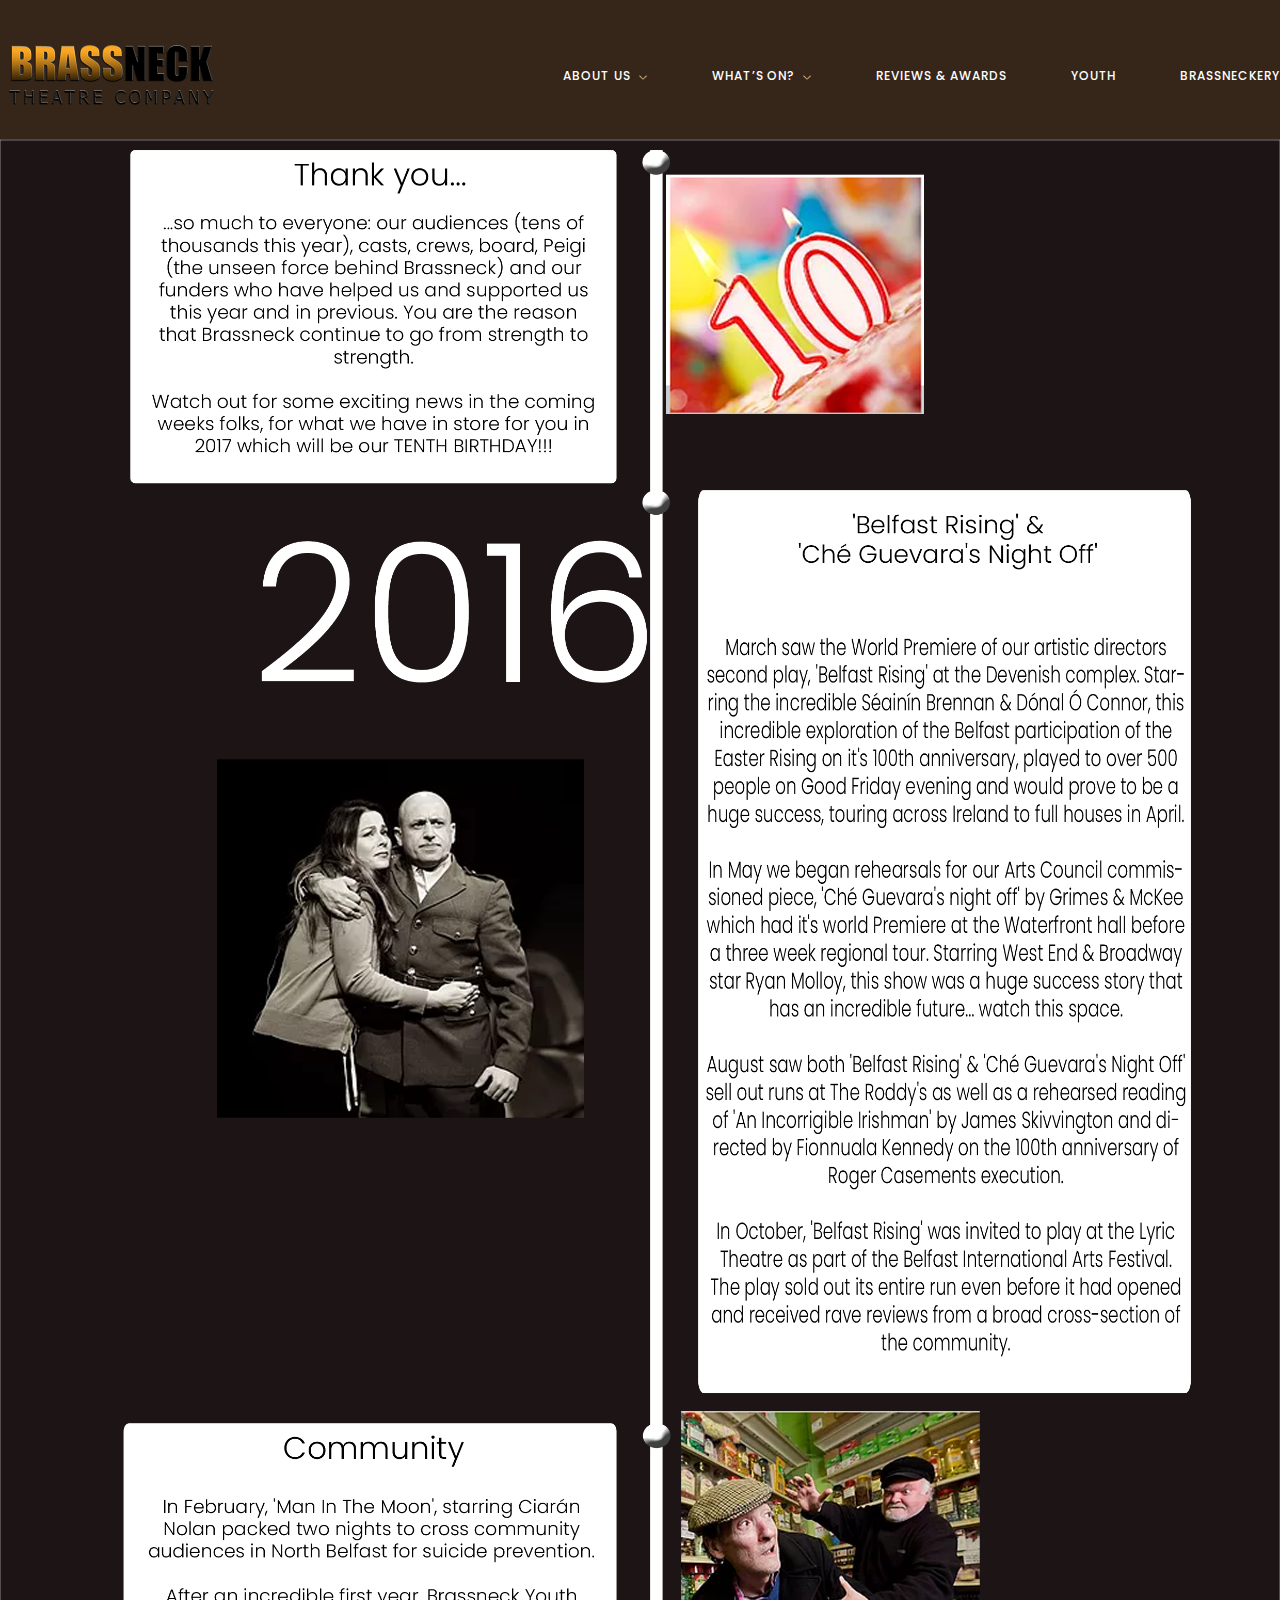
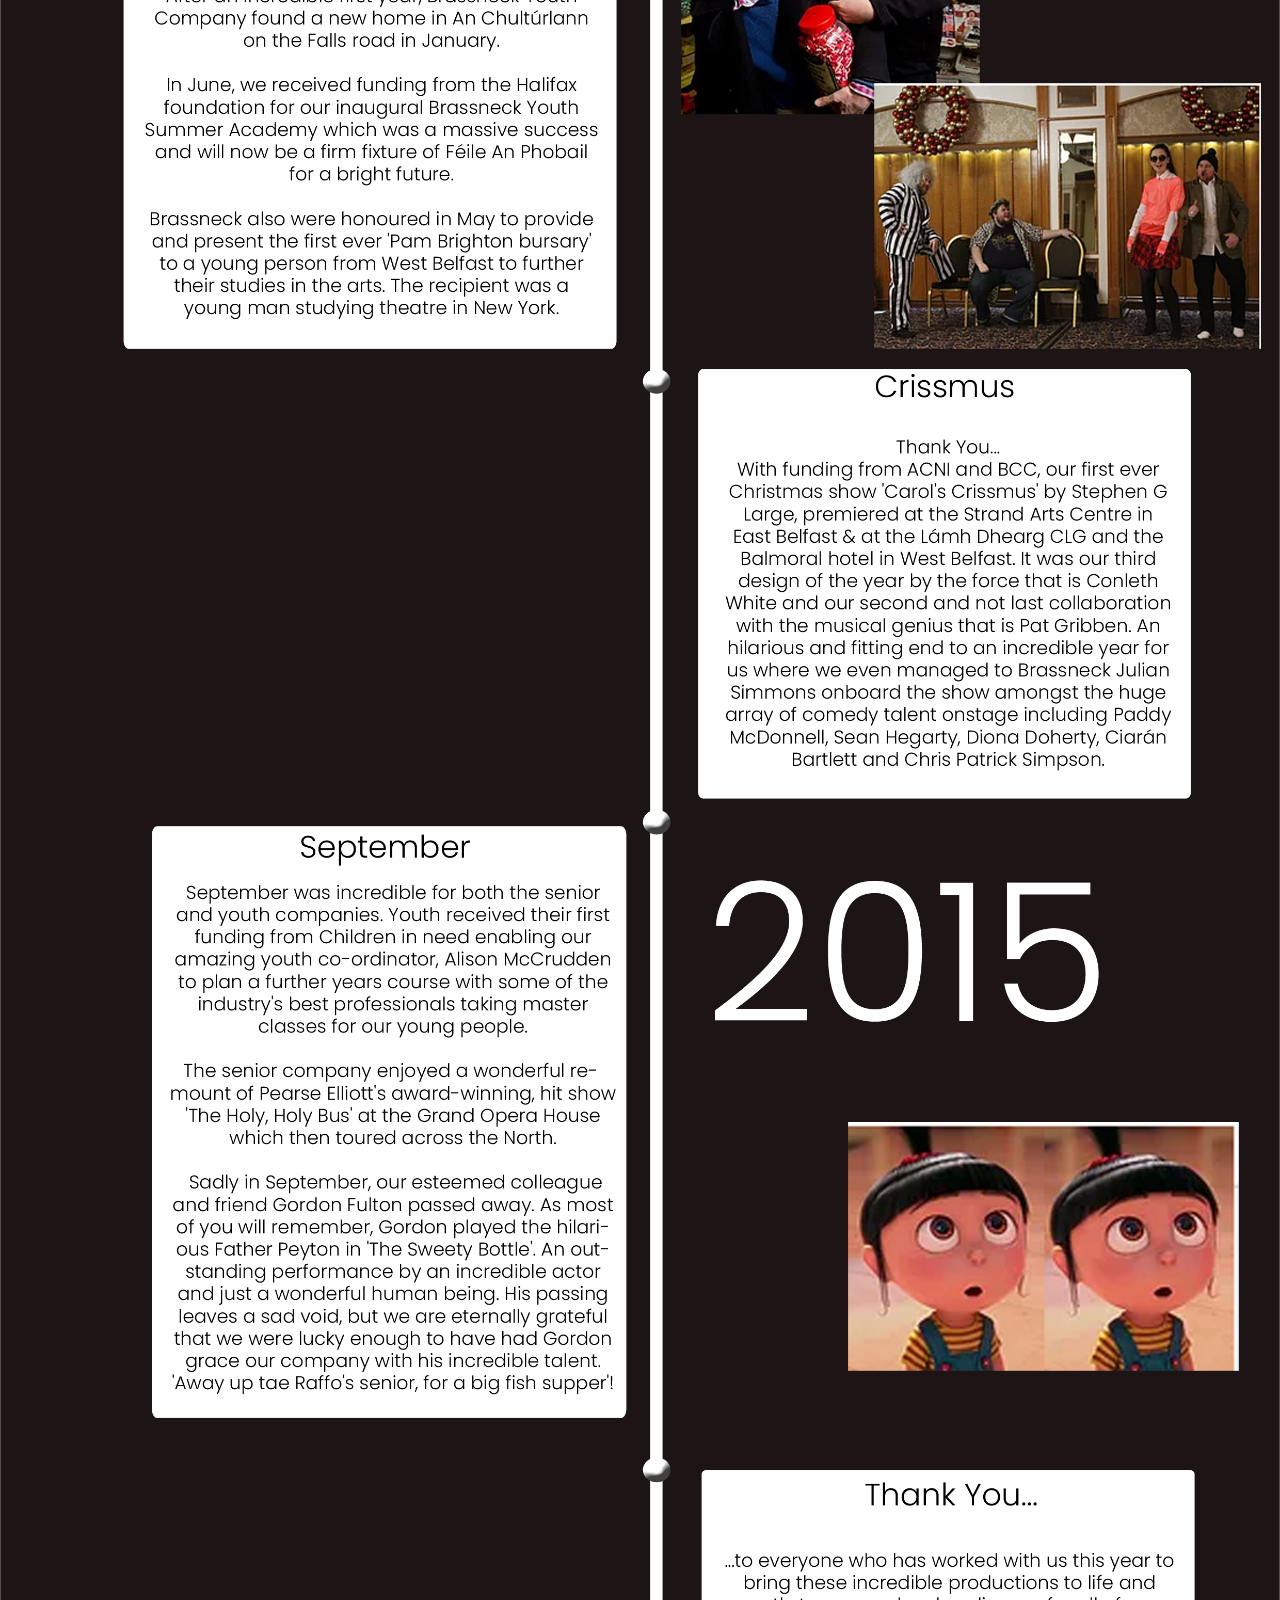
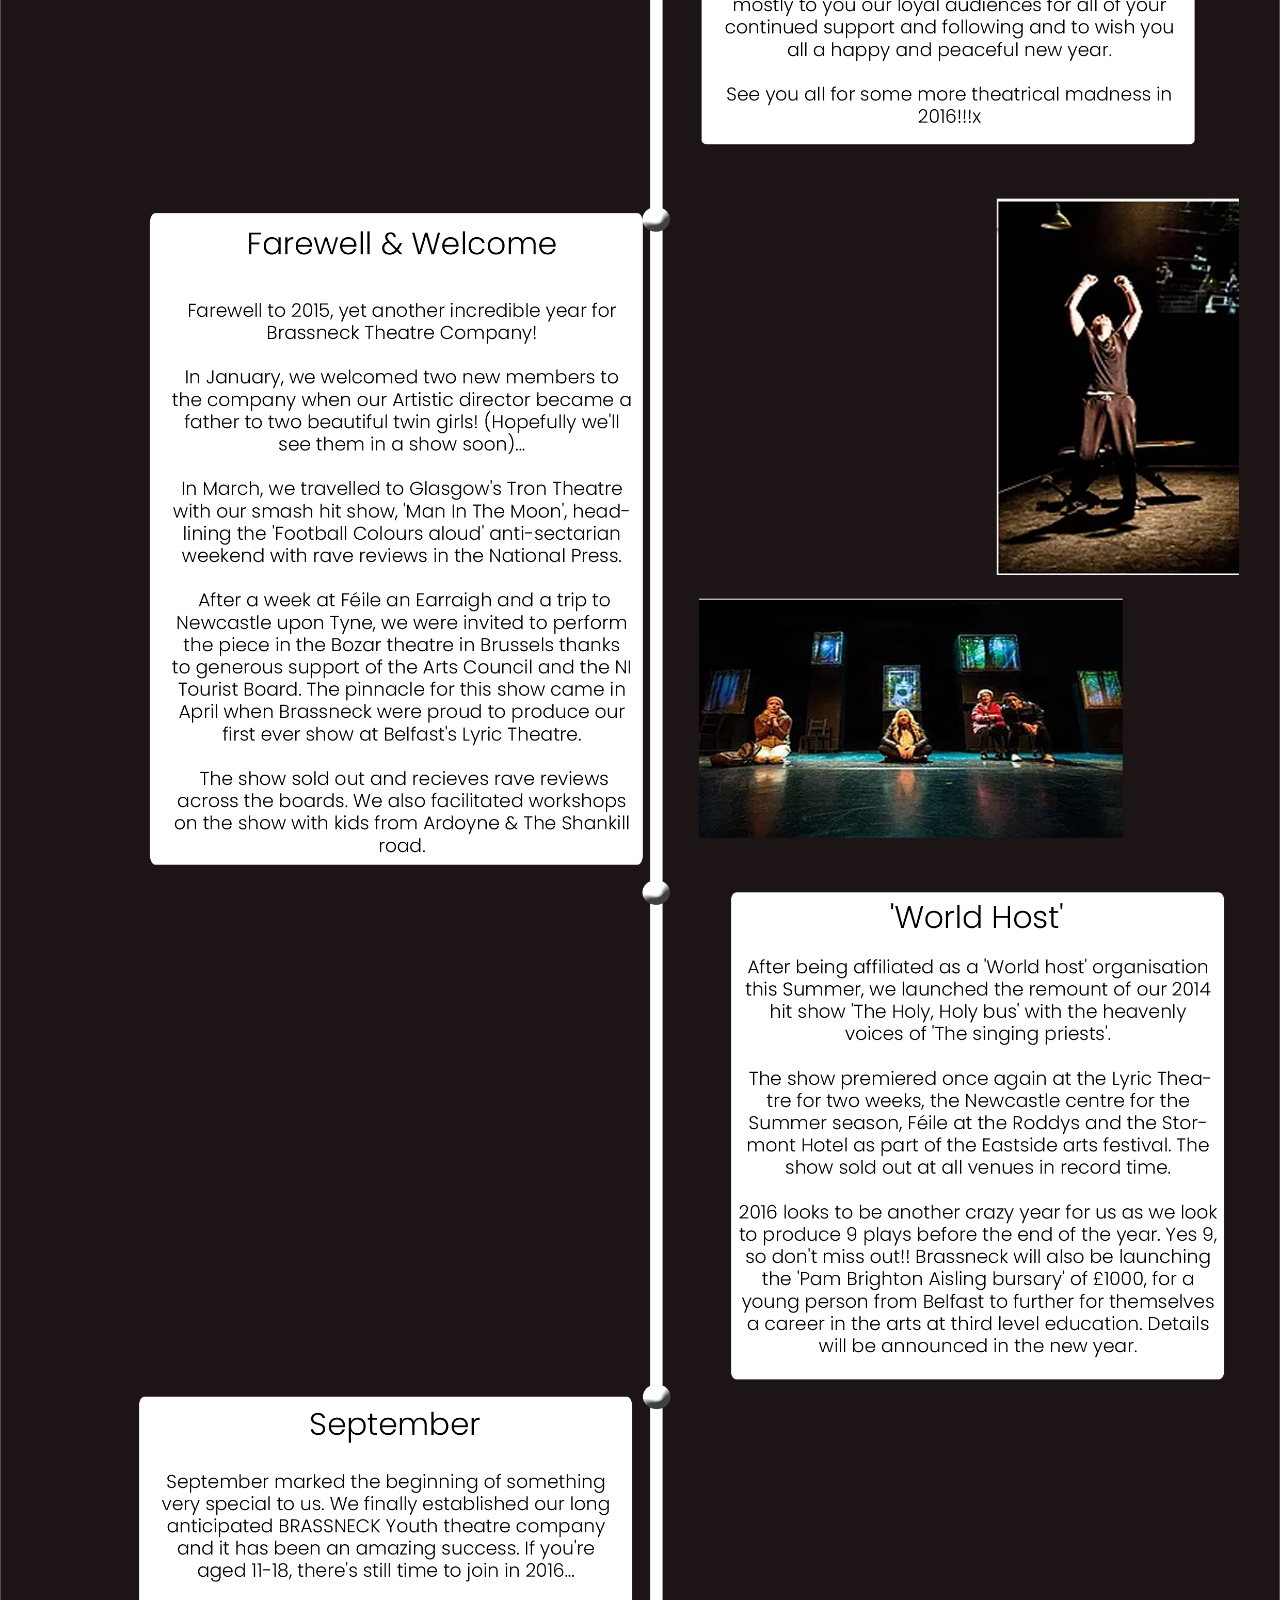
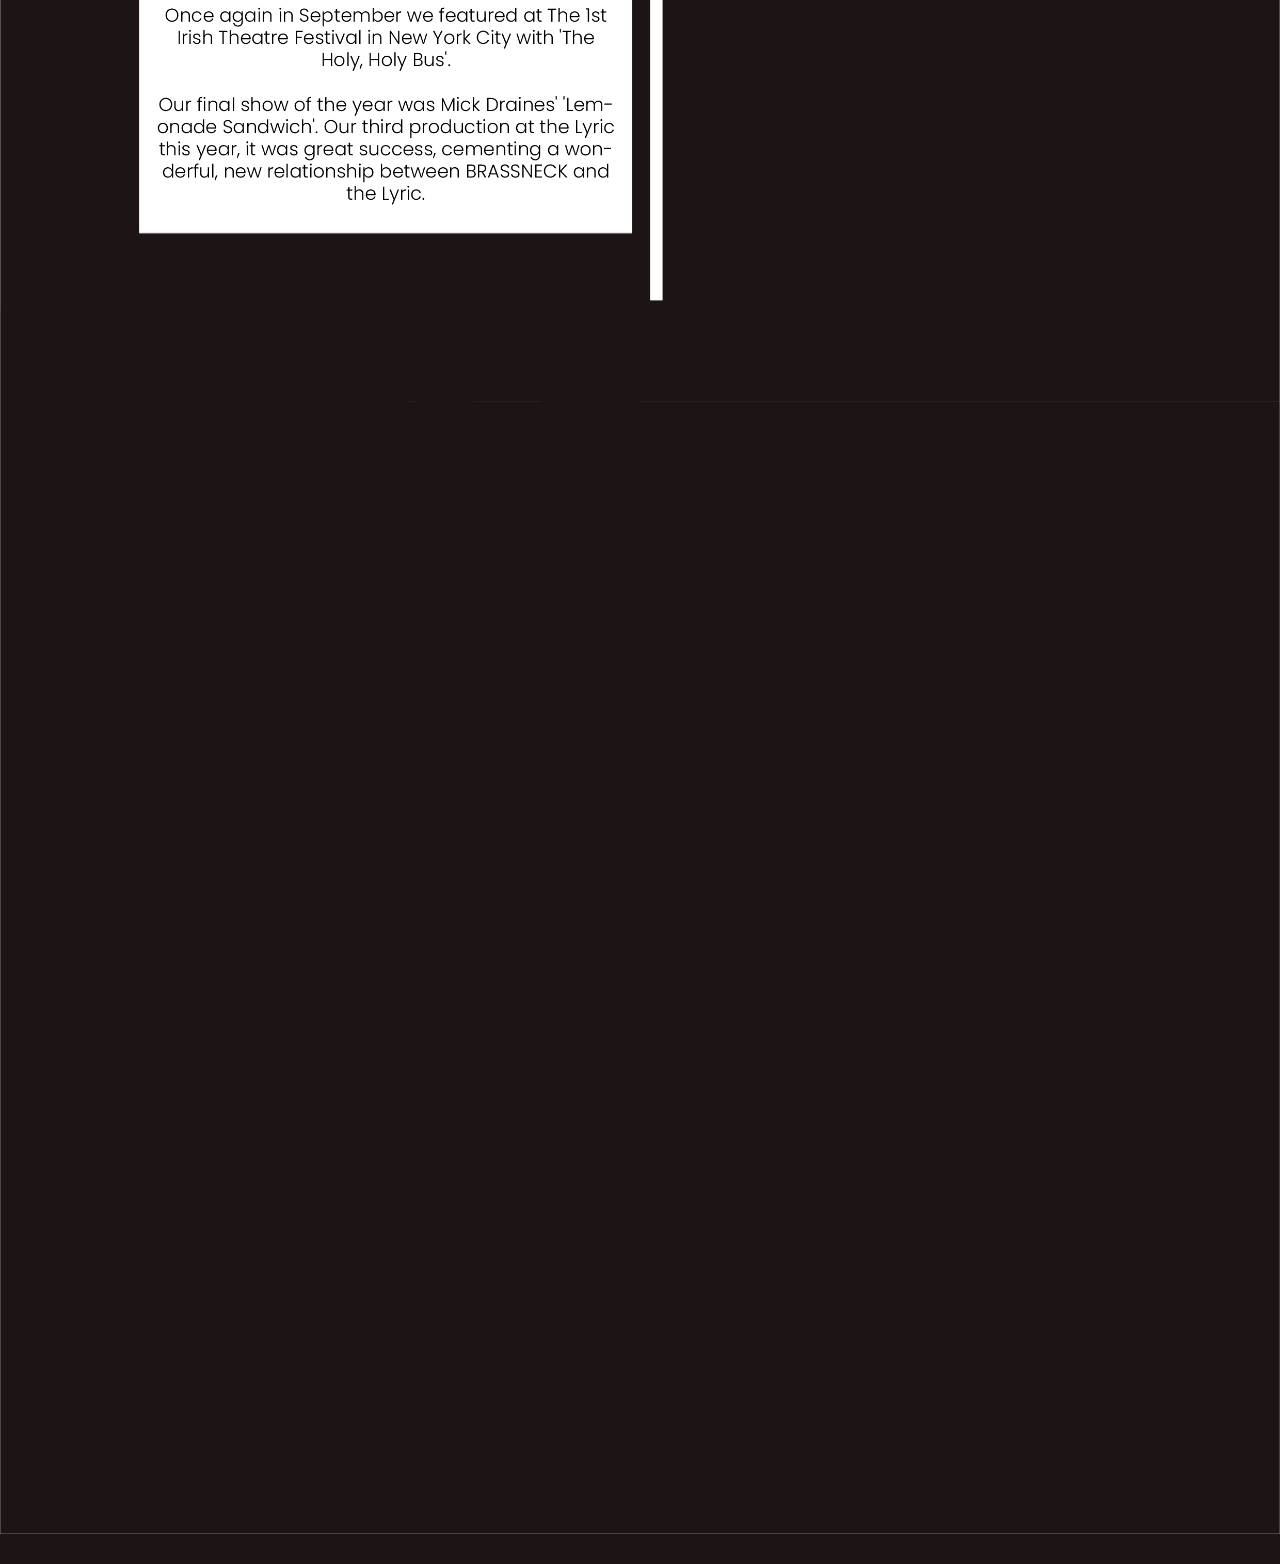
<file: Brassneckery.html>
<!DOCTYPE html>
<html lang="en-US">
<head>
<meta charset="UTF-8" />
<meta name="apple-mobile-web-app-capable" content="yes">
<meta name="viewport" content="width=device-width, initial-scale=1, maximum-scale=1, user-scalable=0">
<link rel="profile" href="http://gmpg.org/xfn/11" />
<title>Brassneckery &#8211; Brassneck Theatre</title>

<link rel='dns-prefetch' href='http://fonts.googleapis.com/' />


<script
  src="https://code.jquery.com/jquery-3.3.1.min.js"
  integrity="sha256-FgpCb/KJQlLNfOu91ta32o/NMZxltwRo8QtmkMRdAu8="
  crossorigin="anonymous"></script>
<link rel='stylesheet' id='theatre_wp-style-css'  href='style.css' type='text/css' media='all' />
<style id='theatre_wp-style-inline-css' type='text/css'>

			body{
				font-family: 'Poppins';
				font-weight: 300;
				
				font-size:0.875rem;
			}
			h1,
			.h1{
				font-family: 'Playfair Display';
				font-weight: normal;
				text-transform: none;
				font-size: 3.09375rem;
				letter-spacing: -0.05em;
			}
			@media(min-width: 768px){
				h1,
				.h1{
					font-size:4.125rem;
				}
			}
			h2,
			.h2{
				font-family: 'Playfair Display';
				font-weight: normal;
				text-transform: none;
				font-size:3.25rem;
				letter-spacing: -0.04em;
			}
			h3,
			.h3{
				font-family: 'Poppins';
				font-weight: 300;
				text-transform: uppercase;
				font-size:1.75rem;
				letter-spacing: 0.08em;
			}
			h4,
			.h4{
				font-family: 'Poppins';
				font-weight: 300;
				text-transform: uppercase;
				font-size:1.25rem;
				letter-spacing: 0.15em;
			}
			h5,
			.h5{
				font-family: 'Playfair Display';
				font-weight: normal;
				text-transform: capitalize;
				font-size:1.25rem;
				
			}
			h6,
			.h6{
				font-family: 'Playfair Display';
				font-weight: normal;
				text-transform: none;
				font-size:1rem;
			}
			blockquote,
			blockquote p,
			.pullquote,
			.blockquote,
			.text-blockquote{
				font-family: 'Old Standard TT';
				font-weight: normal;font-style: italic;
				text-transform: none;
				font-size:1.5rem;
			}
			blockquote cite{
				font-family: 'Poppins';
			}
			.container-main-navigation{
				font-family: 'Poppins';
				font-weight: 500;
				text-transform: uppercase;
				font-size:0.75rem;
				letter-spacing: 0.08em;
			}
			h1 small, h2 small, h3 small{
				font-family: 'Poppins';
				font-size:0.875rem;
			}

			.font-family--h1{
				font-family: 'Playfair Display';
			},
			.font-family--h2{
				font-family: 'Playfair Display';
			},
			.font-family--h3{
				font-family: 'Poppins';
			}
			.sub-menu a,
			.children a{
				font-family: 'Poppins';
				font-weight: 300;
			}
			#footer .widget-title{
				font-family: 'Poppins';
				font-weight: 500;
				text-transform: uppercase;
			}
		


			body{
				background-color: rgba(10,1,1,0.92);
				color: rgba(255,255,255, 1);
			}
			h1, .h1{ color: rgba(255,255,255, 1) }
			h2, .h2{ color: rgba(255,255,255, 1) }
			h3, .h3{ color: rgba(255,255,255, 1) }
			h4, .h4{ color: rgba(255,255,255, 1) }
			h5, .h5{ color: rgba(255,255,255, 1) }
			h6, .h6{ color: rgba(255,255,255, 1) }
			a{
				color: rgba(255,255,255, 1);
			}
			a:hover{
				color: rgba(255,255,255, 0.75);
			}
			.container-content{
				border-color: rgba(255,255,255, 0.15)
			}
			
			::-webkit-input-placeholder {
				color: rgba(255,255,255, 0.6) !important;
			}
			::-moz-placeholder {
				color: rgba(255,255,255, 0.6) !important;
			}
			:-ms-input-placeholder {
				color: rgba(255,255,255, 0.6) !important;
			}
			:-moz-placeholder {
				color: rgba(255,255,255, 0.6) !important;
			}
			::placeholder{
				color: rgba(255,255,255, 0.6) !important;
			}
			pre{
				color: rgba(255,255,255, 1)
			}
		.special-title::before{
			border-color: rgba(255,255,255, 1)
		},

		
			.container-header{
				color: rgba(255,255,255, 1);
				background-color: rgba(221,153,51, 0.95);
			}
			@media(min-width: 576px){
				.container-header{
					background-color: rgba(221,153,51,0.13);
				}
			}
			.container-header_logo-nav a{
				color: rgba(255,255,255, 1);
			}
			.container-header_logo-nav a:hover{
				color: rgba(255,255,255, 0.65);
			}
			.container-menu-inverted .container-header_wrapper:not(.container-header_wrapper--stuck) .container-header_logo-nav ul:not(.sub-menu) > li > a,
			.container-menu-inverted #container-main-nav__toggle-navigation{
				color: rgba(0,0,0, 1);
			}
			.container-menu-inverted .container-header_wrapper:not(.container-header_wrapper--stuck) .container-header_logo-nav ul:not(.sub-menu) > li > a:hover{
				color: rgba(0,0,0, 0.85);
			}
			.container-header_logo-nav .current-menu-ancestor > a,
		  .container-header_logo-nav .current-menu-parent > a,
		  .container-header_logo-nav .current-menu-item > a,
		  .container-header_logo-nav .current-container-parent > a,
		  .container-header_logo-nav .current_page_parent > a,
		  .container-header_logo-nav .current_page_ancestor > a,
			.container-header_logo-nav .current-container-ancestor > a,
		  .container-header_logo-nav .current_page_item > a{
				color: rgba(255,255,255, 1);
			}

			#container-main-nav::before{
				background-color: rgba(221,153,51, 0.9);
			}

			.container-menu-inverted #container-main-nav::before{
				background-color: rgba(0,0,0, 0.9);
			}

			.container-main-navigation .sub-menu,
			.container-main-navigation .children{
				background-color: rgba(221,153,51, 0.9)
			}

			.container-menu-inverted .container-main-navigation .sub-menu,
			.container-menu-inverted .container-main-navigation .children{
				background-color: rgba(0,0,0, 0.9)
			}

			.container-main-navigation .sub-menu a,
			.container-main-navigation .children a{
				color: rgba(255,255,255, 1)
			}

			.container-menu-inverted .container-main-navigation .sub-menu a,
			.container-menu-inverted .container-main-navigation .children a{
				color: rgba(0,0,0, 1)
			}
			.container-main-navigation .sub-menu a:hover,
			.container-main-navigation .children a:hover{
				color: rgba(255,255,255, 1)
			}

			.container-header_wrapper--stuck{
				background-color: rgba(221,153,51, 0.98);
			}

			.color-primary,
			.wpml-switcher .active,
			#container-header_-navigator > a,
			.section-bullets,
			.special-title small:last-child,
			#container-scroll-top{
				color: rgba(255,255,255, 1);
			}

			.container-layout--without-slider .container-header_{
				color: rgba(255,255,255, 1);
			}

			.container---without-image .container-header_::after{
				
			}
			.container-header_main-heading small,
			.container-header_main-heading span,
			.container-header_main-heading-excerpt{
				color: rgba(255,255,255, 1);
			}

			.container-header_main-heading-title h1{
				color: rgba(255,255,255, 1);
			}

			.img-frame-small,
			.img-frame-large{
				background-color: rgba(10,1,1,0.92);
				border-color: rgba(10,1,1,0.92);
			}

			.container-footer{
				background-color: rgba(10,0,0, 1);
				color: rgba(167,167,167, 1);
			}
			.container-footer a{
				color: rgba(255,255,255, 1);
			}
			.container-footer .widget-title{
				color: rgba(255,255,255, 1);
			}
		
			blockquote,
			blockquote cite::before,
			q,
			q cite::before{
				color: rgba(255,255,255, 1)
			}
			blockquote cite,
			q site{
				color: rgba(255,255,255, 1)
			}
			
			.container-vc-services-carousel__item-title{
				color: rgba(255,255,255, 1);
			}
			.container-vc-services-carousel__item{
				background-color: rgba(10,1,1,0.92);
			}
		
        .container-layout--fixed .container-fluid{
          max-width: 1920px;
        }
      
      @media(min-width: 1920px){
        .bullets-container,
        #container-header_-navigator{
          display: block;
  			}
      }

		
			.container-header{
				padding: 1.25rem 0 1.25rem;
			}
		
      .container-header_main-heading .container-fluid{
        flex-basis: 1920px;
        -webkit-flex-basis: 1920px;
        -moz-flex-basis: 1920px;
      }
      .container-header_main-heading-title{
        padding-top: 1.25rem;
        padding-bottom: 3.0625rem;
      }
    
</style>
<link rel='stylesheet' id='theatre_wp-google-fonts-css'  href='http://fonts.googleapis.com/css?family=Poppins:300,400,500%7CPlayfair+Display:400%7COld+Standard+TT:400,400italic&amp;subset=latin' type='text/css' media='all' />
<link rel='stylesheet' id='theatre_wp-google-fonts-css'  href='http://fonts.googleapis.com/css?family=Poppins:300,400,500%7CPlayfair+Display:400%7COld+Standard+TT:400,400italic&amp;subset=latin' type='text/css' media='all' />
<link rel='stylesheet' id='elementor-icons-css'  href='icons/elementor-icons.min324d.css?ver=3.1.0' type='text/css' media='all' />
<link rel='stylesheet' id='font-awesome-css'  href='fonts/font-awesome.min1849.css?ver=4.7.0' type='text/css' media='all' />
<link rel='stylesheet' id='vcv:assets:global:styles:assets-bundlesglobal-elementscss-css'  href='css/global-elements1994.css?ver=2.3.816cdf63962a53248f117db09bc40719' type='text/css' media='all' />
<style>
			.container-header_{
	display:none;
}

.container-posts {
	display:none;
}
header.container-header {
	height:140px;
}
body-id1{
     background-color: transparent;
  background-image: linear-gradient(160deg, #ef9700 4%, #000000 9%);
}
body.container-template-default.page.container-id-100{
     background-color: transparent;
  background-image: linear-gradient(160deg, #ef9700 2%, #000000 50%);
}		</style>
	</head>

<body class="container-template-default page container-id-106 vcwb vcwb-ver-2.3 container-layout--full container-layout--fixed container-layout--without-slider container---without-image container-menu-align-right container-menu-fixed  container---left container---top container---text-left container-content-without-vc elementor-default elementor-page elementor-container-106">
	<div class="container-site">
		<header class="container-header">
  <div class="container-header_wrapper">
    <div class="container-fluid">
      <div class="container-header_toolbar">
  </div>
     <div class="container-header_logo-nav">
  <a href="../../index.html" rel="home" class="container-logo">
              <img class="con-logo_image" src='images/logo-1.png'  alt='Brassneck Theatre'>
  </a>
  <label id="container-main-nav__toggle-navigation" for="container-main-nav__toggle-navigation-main">About Us <i class="ti-align-justify"></i></label>
<div id='container-main-nav'>
	<input type="checkbox" hidden id="container-main-nav__toggle-navigation-main">
	<nav id="container-main-nav_wrapper">
		<ul id="menu-about-us" class="container-main-navigation"><li id="menu-item-88" class="menu-item menu-item-type-post_type menu-item-objecontainer-page menu-item-home current-menu-ancestor current-menu-parent current_page_parent current_page_ancestor menu-item-has-children menu-item-88"><a href="../../index.html">About Us</a>
<ul class="sub-menu">
	<li id="menu-item-87" class="menu-item menu-item-type-post_type menu-item-objecontainer-page current-menu-item page_item container-item-81 current_page_item menu-item-87"><a href="index.html">Our Patrons</a></li>
	<li id="menu-item-92" class="menu-item menu-item-type-post_type menu-item-objecontainer-page menu-item-92"><a href="../contacts/index.html">Contact Us</a></li>
</ul>
</li>
<li id="menu-item-96" class="menu-item menu-item-type-post_type menu-item-objecontainer-page menu-item-has-children menu-item-96"><a href="../whatson/index.html">What&#8217;s On?</a>
<ul class="sub-menu">
	<li id="menu-item-110" class="menu-item menu-item-type-post_type menu-item-objecontainer-page menu-item-110"><a href="../pastshows/index.html">Past Shows</a></li>
</ul>
</li>
<li id="menu-item-109" class="menu-item menu-item-type-post_type menu-item-objecontainer-page menu-item-109"><a href="../reviewsrewards/index.html">Reviews &#038; Awards</a></li>
<li id="menu-item-111" class="menu-item menu-item-type-post_type menu-item-objecontainer-page menu-item-111"><a href="../youth/index.html">Youth</a></li>
<li id="menu-item-112" class="menu-item menu-item-type-post_type menu-item-objecontainer-page menu-item-112"><a href="../brassneckery/index.html">Brassneckery</a></li>
</ul>	</nav>
</div>
</div>
    </div>
  </div>
</header>
		
  
    <div id="container-header_" class="container-header_" data-slider="false">
      <div class="container-header_main-heading">
	<div class="container-fluid">
		<div class="container-header_main-heading-title">
			<h1>Brassneckery</h1>		</div>
	</div>
</div>
    </div>

	  <div class="container-content">
  <div class="container-fluid">

<article id="post-106" class="container-page__entry-content post-106 page type-page status-publish hentry">

	<!-- The Content -->
					<div class="elementor elementor-106">
			<div class="elementor-inner">
				<div class="elementor-section-wrap">
							<section data-id="376adae8" class="elementor-element elementor-element-376adae8 elementor-section-boxed elementor-section-height-default elementor-section-height-default elementor-section elementor-top-section" data-element_type="section">
						<div class="elementor-container elementor-column-gap-default">
				<div class="elementor-row">
				<div data-id="233ac642" class="elementor-element elementor-element-233ac642 elementor-column elementor-col-100 elementor-top-column" data-element_type="column">
			<div class="elementor-column-wrap elementor-element-populated">
					<div class="elementor-widget-wrap">
				<div data-id="5be84f36" class="elementor-element elementor-element-5be84f36 elementor-widget elementor-widget-text-editor" data-element_type="text-editor.default">
				<div class="elementor-widget-container">
					<div class="elementor-text-editor elementor-clearfix"><div class="page-row-container"><div class="page-row page-row--col-gap-30 page-row-columns--top page-row-content--top" id="el-b7ca8c8b" ><div class="page-row-content" ><div class="page-col page-col--md-auto page-col--xs-1 page-col--xs-last page-col--xs-first page-col--sm-last page-col--sm-first page-col--md-last page-col--lg-last page-col--xl-last page-col--md-first page-col--lg-first page-col--xl-first" id="el-5db3bd39" =><div class="page-col-inner"  ><div class="page-single-image-container page-single-image--align-left"><div class="vce page-single-image-wrapper" id="el-9dc80e73" ><figure><div class="page-single-image-inner"><img src="images/TimeLine2-1.png" alt="" title="TimeLine2" class="page-single-image"></div></figure></div></div></div></div></div></div></div><!--vcv no format--></div>
				</div>
				</div>
						</div>
			</div>
		</div>
						</div>
			</div>
		</section>
						</div>
			</div>
		</div>

</article>


  </div></div>
  <footer class="container-footer">
        <div class="container-fluid">
                </div>
				
  </footer><!-- #footer -->
</div>

<script type='text/javascript' src='js/jquery.waypoints.min.js'></script>
<script type='text/javascript' src='js/sticky.min.js'></script>
<script type='text/javascript' src='js/jquery-imagefill.js'></script>
<script type='text/javascript' src='js/jquery.magnific-popup.min.js'></script>
<script type='text/javascript' src='js/owl.carousel.min.js'></script>
<script type='text/javascript'>
/* <![CDATA[ */
var theatre_wp_theme_data = {"menu":{"sticky":false}};
/* ]]> */
</script>
<script type='text/javascript' src='js/scripts-min.js'></script>
</body>
</html>
</file>
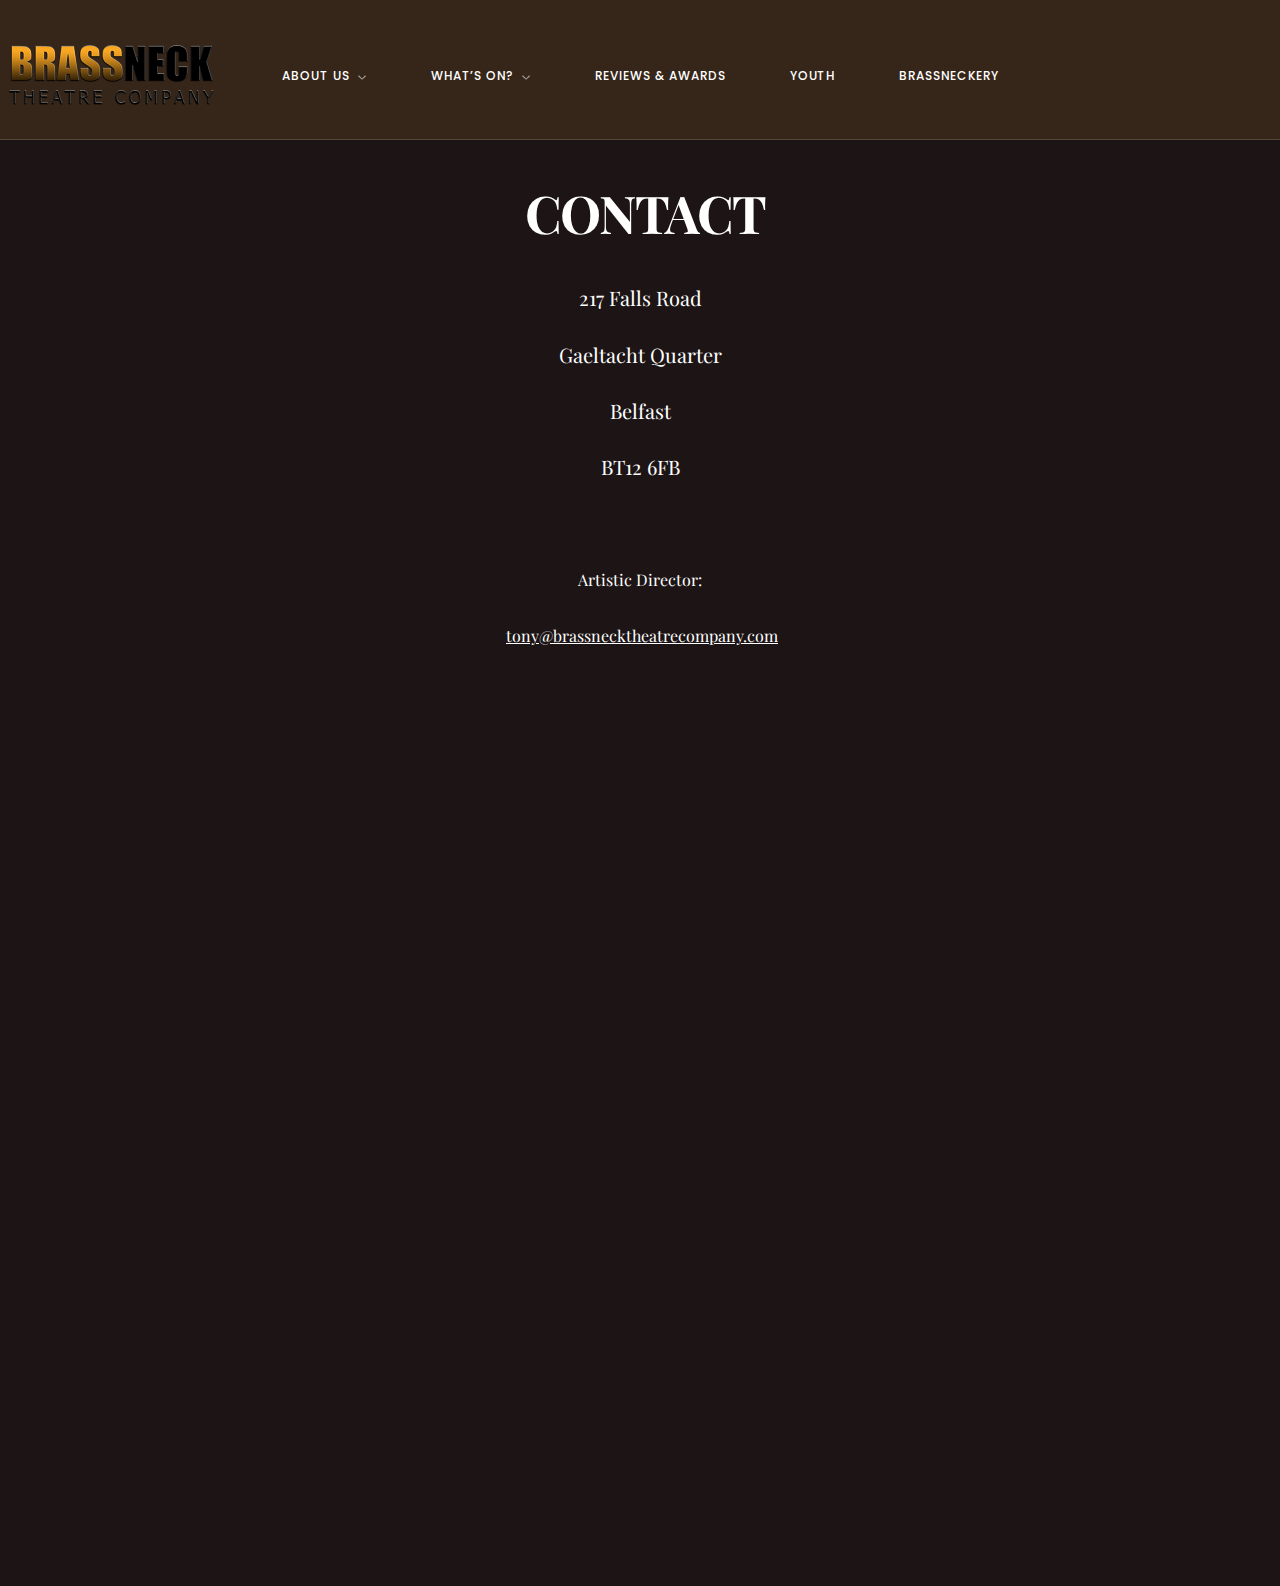
<file: ContactUs.html>
<!DOCTYPE html>
<html lang="en-US">

<head>
<meta charset="UTF-8" />
<meta name="apple-mobile-web-app-capable" content="yes">
<meta name="viewport" content="width=device-width, initial-scale=1, maximum-scale=1, user-scalable=0">
<title>Contact Us &#8211; Brassneck Theatre</title>
<link rel='dns-prefetch' href='http://fonts.googleapis.com/' />

<script
  src="https://code.jquery.com/jquery-3.3.1.min.js"
  integrity="sha256-FgpCb/KJQlLNfOu91ta32o/NMZxltwRo8QtmkMRdAu8="
  crossorigin="anonymous"></script>

  <link rel='stylesheet' id='theatre_wp-style-css'  href='style.css' type='text/css' media='all' />
<style id='theatre_wp-style-inline-css' type='text/css'>

			body{
				font-family: 'Poppins';
				font-weight: 300;
				
				font-size:0.875rem;
			}
			h1,
			.h1{
				font-family: 'Playfair Display';
				font-weight: normal;
				text-transform: none;
				font-size: 3.09375rem;
				letter-spacing: -0.05em;
			}
			@media(min-width: 768px){
				h1,
				.h1{
					font-size:4.125rem;
				}
			}
			h2,
			.h2{
				font-family: 'Playfair Display';
				font-weight: normal;
				text-transform: none;
				font-size:3.25rem;
				letter-spacing: -0.04em;
			}
			h3,
			.h3{
				font-family: 'Poppins';
				font-weight: 300;
				text-transform: uppercase;
				font-size:1.75rem;
				letter-spacing: 0.08em;
			}
			h4,
			.h4{
				font-family: 'Poppins';
				font-weight: 300;
				text-transform: uppercase;
				font-size:1.25rem;
				letter-spacing: 0.15em;
			}
			h5,
			.h5{
				font-family: 'Playfair Display';
				font-weight: normal;
				text-transform: capitalize;
				font-size:1.25rem;
				
			}
			h6,
			.h6{
				font-family: 'Playfair Display';
				font-weight: normal;
				text-transform: none;
				font-size:1rem;
			}
			blockquote,
			blockquote p,
			.pullquote,
			.blockquote,
			.text-blockquote{
				font-family: 'Old Standard TT';
				font-weight: normal;font-style: italic;
				text-transform: none;
				font-size:1.5rem;
			}
			blockquote cite{
				font-family: 'Poppins';
			}
			.container-main-navigation{
				font-family: 'Poppins';
				font-weight: 500;
				text-transform: uppercase;
				font-size:0.75rem;
				letter-spacing: 0.08em;
			}
			h1 small, h2 small, h3 small{
				font-family: 'Poppins';
				font-size:0.875rem;
			}

			.font-family--h1{
				font-family: 'Playfair Display';
			},
			.font-family--h2{
				font-family: 'Playfair Display';
			},
			.font-family--h3{
				font-family: 'Poppins';
			}
		
				
			}
			.sub-menu a,
			.children a{
				font-family: 'Poppins';
				font-weight: 300;
			}
			#footer .widget-title{
				font-family: 'Poppins';
				font-weight: 500;
				text-transform: uppercase;
			}
	
		
			
		

			body{
				background-color: rgba(10,1,1,0.92);
				color: rgba(255,255,255, 1);
			}
			h1, .h1{ color: rgba(255,255,255, 1) }
			h2, .h2{ color: rgba(255,255,255, 1) }
			h3, .h3{ color: rgba(255,255,255, 1) }
			h4, .h4{ color: rgba(255,255,255, 1) }
			h5, .h5{ color: rgba(255,255,255, 1) }
			h6, .h6{ color: rgba(255,255,255, 1) }
			a{
				color: rgba(255,255,255, 1);
			}
			a:hover{
				color: rgba(255,255,255, 0.75);
			}
			.container-content{
				border-color: rgba(255,255,255, 0.15)
			}
			
		.color-bg,
		.color--bg{
			color: rgba(10,1,1,0.92)
		}
		.color-bg-inverted,
		.color--bg-inverted{
			color: rgba(255,255,255, 1)
		}
		.color--h1{
			color: rgba(255,255,255, 1)
		}
		.color--h2{
			color: rgba(255,255,255, 1)
		}
		.color--h3{
			color: rgba(255,255,255, 1)
		}
		.color--h4{
			color: rgba(255,255,255, 1)
		}
		.color-bg-bg,
		.bg-color--bg{
			background-color: rgba(10,1,1,0.92)
		}
		.color-bg-bg--75,
		.bg-color--bg-75{
			background-color: rgba(10,1,1, 0.75)
		}
		.color-bg-primary,
		.bg-color--primary{
			background-color: rgba(255,255,255, 1)
		}
		.color-bg-text,
		.bg-color--test{
			background-color: rgba(255,255,255, 1)
		}


		.special-title::before{
			border-color: rgba(255,255,255, 1)
		},

		
			.container-header{
				color: rgba(255,255,255, 1);
				background-color: rgba(221,153,51, 0.95);
			}
			@media(min-width: 576px){
				.container-header{
					background-color: rgba(221,153,51,0.13);
				}
			}
			.container-header__logo-nav a{
				color: rgba(255,255,255, 1);
			}
			.container-header__logo-nav a:hover{
				color: rgba(255,255,255, 0.65);
			}
			.container-menu--inverted .container-header__wrapper:not(.container-header__wrapper--stuck) .container-header__logo-nav ul:not(.sub-menu) > li > a,
			.container-menu--inverted #container-main-nav-toggle{
				color: rgba(0,0,0, 1);
			}
			.container-menu--inverted .container-header__wrapper:not(.container-header__wrapper--stuck) .container-header__logo-nav ul:not(.sub-menu) > li > a:hover{
				color: rgba(0,0,0, 0.85);
			}
			.container-header__logo-nav .current-menu-ancestor > a,
		  .container-header__logo-nav .current-menu-parent > a,
		  .container-header__logo-nav .current-menu-item > a,
		  .container-header__logo-nav .current-container-parent > a,
		  .container-header__logo-nav .current_page_parent > a,
		  .container-header__logo-nav .current_page_ancestor > a,
			.container-header__logo-nav .current-container-ancestor > a,
		  .container-header__logo-nav .current_page_item > a{
				color: rgba(255,255,255, 1);
			}

			#container-main-nav::before{
				background-color: rgba(221,153,51, 0.9);
			}

			.container-menu--inverted #container-main-nav::before{
				background-color: rgba(0,0,0, 0.9);
			}

			.container-main-navigation .sub-menu,
			.container-main-navigation .children{
				background-color: rgba(221,153,51, 0.9)
			}

			.container-menu--inverted .container-main-navigation .sub-menu,
			.container-menu--inverted .container-main-navigation .children{
				background-color: rgba(0,0,0, 0.9)
			}

			.container-main-navigation .sub-menu a,
			.container-main-navigation .children a{
				color: rgba(255,255,255, 1)
			}

			.container-menu--inverted .container-main-navigation .sub-menu a,
			.container-menu--inverted .container-main-navigation .children a{
				color: rgba(0,0,0, 1)
			}
			.container-main-navigation .sub-menu a:hover,
			.container-main-navigation .children a:hover{
				color: rgba(255,255,255, 1)
			}

			.container-header__wrapper--stuck{
				background-color: rgba(221,153,51, 0.98);
			}

			.color-primary,
			.wpml-switcher .active,
			#container-header__-navigator > a,
			.section-bullets,
			.special-title small:last-child,
			#container-scroll-top{
				color: rgba(255,255,255, 1);
			}

			.container-layout--without-slider .container-header__{
				color: rgba(255,255,255, 1);
			}

			.container---without-image .container-header__::after{
				
			}
			.container-header__main-heading small,
			.container-header__main-heading span,
			.container-header__main-heading-excerpt{
				color: rgba(255,255,255, 1);
			}

			.container-header__main-heading-title h1{
				color: rgba(255,255,255, 1);
			}

			.img-frame-small,
			.img-frame-large{
				background-color: rgba(10,1,1,0.92);
				border-color: rgba(10,1,1,0.92);
			}

		
			
		
			.container-footer{
				background-color: rgba(10,0,0, 1);
				color: rgba(167,167,167, 1);
			}
			.container-footer a{
				color: rgba(255,255,255, 1);
			}
			.container-footer .widget-title{
				color: rgba(255,255,255, 1);
			}
		
			blockquote,
			blockquote cite::before,
			q,
			q cite::before{
				color: rgba(255,255,255, 1)
			}
			blockquote cite,
			q site{
				color: rgba(255,255,255, 1)
			}

			


		

        .container-layout--fixed .container-fluid{
          max-width: 1920px;
        }
      
      @media(min-width: 1920px){
        .bullets-container,
        #container-header__-navigator{
          display: block;
  			}
      }

		
			.container-header{
				padding: 1.25rem 0 1.25rem;
			}
		
      .container-header__main-heading .container-fluid{
        flex-basis: 1920px;
        -webkit-flex-basis: 1920px;
        -moz-flex-basis: 1920px;
      }
      .container-header__main-heading-title{
        padding-top: 1.25rem;
        padding-bottom: 3.0625rem;
      }
    
</style>
<link rel='stylesheet' id='theatre_wp-google-fonts-css'  href='http://fonts.googleapis.com/css?family=Poppins:300,400,500%7CPlayfair+Display:400%7COld+Standard+TT:400,400italic&amp;subset=latin' type='text/css' media='all' />

<link rel='stylesheet' id='font-awesome-css'  href='fonts/font-awesome.min1849.css' type='text/css' media='all' />
<link rel='https://api.w.org/' href='../wp-json/index.html' />
<style type="text/css" id="wp-custom-css">
			.container-header__{
	display:none;
}

.container-posts {
	display:none;
}
header.container-header {
	height:140px;
}
body-id1{
     background-color: transparent;
  background-image: linear-gradient(160deg, #ef9700 4%, #000000 9%);
}
body.container-template-default.page.container-id-100{
     background-color: transparent;
  background-image: linear-gradient(160deg, #ef9700 2%, #000000 50%);
}		</style>
	</head>

<body class="container-template-default page container-id-89 vcwb vcwb-ver-2.3 container-layout--full container-layout--fixed container-layout--without-slider container---without-image container-menu--align-right container-menu--fixed  container---left container---top container---text-left container-content-without-vc elementor-default elementor-page elementor-container-89">
	<div class="container-site">
<header class="container-header">
  <div class="container-header_wrapper">
    <div class="container-fluid">
      <div class="container-header_toolbar">
  </div>
      <div class="container-header_logo-nav">
  <a href="index.html" rel="home" class="container-logo">
              <img class="container-logo__image" src='images/logo-1.png'  alt='Brassneck Theatre'>
  </a>
  <label id="container-main-nav__toggle-navigation" for="container-main-nav__toggle-navigation-main">About Us <i class="ti-align-justify"></i></label>
<div id='container-main-nav'>
	<input type="checkbox" hidden id="container-main-nav__toggle-navigation-main">
	<nav id="container-main-nav_wrapper">
		<ul id="menu-about-us" class="container-main-navigation"><li id="menu-item-88" class="menu-item menu-item-type-post_type menu-item-objecontainer-page menu-item-home current-menu-ancestor current-menu-parent current_page_parent current_page_ancestor menu-item-has-children menu-item-88"><a href="Index.html">About Us</a>
<ul class="sub-menu">
	<li id="menu-item-87" class="menu-item-87"><a href="Our_Patrons.html">Our Patrons</a></li>
	<li id="menu-item-92" class="menu-item-92"><a href="ContactUs.html">Contact Us</a></li>
</ul>
</li>
<li id="menu-item-96" class="menu-item menu-item-type-post_type menu-item-objecontainer-page menu-item-has-children menu-item-96"><a href="WhatOn.html">What&#8217;s On?</a>
<ul class="sub-menu">
	<li id="menu-item-110" class="menu-item menu-item-type-post_type menu-item-objecontainer-page menu-item-110"><a href="file:///B:/Users/Marcin/Documents/pastshows/index.html">Past Shows</a></li>
</ul>
</li>
<li id="menu-item-109" class="menu-item menu-item-type-post_type menu-item-objecontainer-page menu-item-109"><a href="ReviewsAwards.html">Reviews &#038; Awards</a></li>
<li id="menu-item-111" class="menu-item menu-item-type-post_type menu-item-objecontainer-page menu-item-111"><a href="Youth.html">Youth</a></li>
<li id="menu-item-112" class="menu-item menu-item-type-post_type menu-item-objecontainer-page menu-item-112"><a href="Brassneckery.html">Brassneckery</a></li>
</ul>	</nav>
</div>
</div>
    </div>
  </div>
</header>
		
		
  
    <div id="container-header__" class="container-header__" data-slider="false">
      <div class="container-header__main-heading">
	<div class="container-fluid">
		<div class="container-header__main-heading-title">
			<h1>Contact Us</h1>		</div>
	</div>
</div>
    </div>

	  <div class="container-content">
  <div class="container-fluid">

<article id="post-89" class="container-page__entry-content post-89 page type-page status-publish hentry">

	<!-- The Content -->
					<div class="elementor elementor-89">
			<div class="elementor-inner">
				<div class="elementor-section-wrap">
							<section data-id="4a717425" class="elementor-element elementor-element-4a717425 elementor-section-boxed elementor-section-height-default elementor-section-height-default elementor-section elementor-top-section" data-element_type="section">
						<div class="elementor-container elementor-column-gap-default">
				<div class="elementor-row">
				<div data-id="3d5bcfd5" class="elementor-element elementor-element-3d5bcfd5 elementor-column elementor-col-100 elementor-top-column" data-element_type="column">
			<div class="elementor-column-wrap elementor-element-populated">
					<div class="elementor-widget-wrap">
				<div data-id="443e49b7" class="elementor-element elementor-element-443e49b7 elementor-widget elementor-widget-text-editor" data-element_type="text-editor.default">
				<div class="elementor-widget-container">
					<div class="elementor-text-editor elementor-clearfix"><!--vcv no format-->
<div class="row-container">
<div id="row1" class="row">
<div class="row-content">
<div id="row2" class="col">
<div class="col-inner" >
<div class="text-block">
<div id="textwrap" class="text-block-wrapper" >
<h2 id="PAGES_CONTAINERbg" class="pc1bg" style="text-align: center;"><strong> CONTACT</strong></h2>
<div id="PAGES_CONTAINERinlineContent" class="pc1inlineContent">
<div id="SITE_PAGES" class="s_VOwPageGroupSkin">
<div id="jufeg" class="p1" data-ismobile="false" data-is-mesh-layout="false">
<div id="jufeginlineContent" class="p1inlineContent">
<div id="comp-izewlg8k" class="txtNew" >
<h5 class="font_6" style="text-align: center;">217 Falls Road</h5>
<h5 class="font_6" style="text-align: center;">Gaeltacht Quarter</h5>
<h5 class="font_6" style="text-align: center;">Belfast</h5>
<h5 class="font_6" style="text-align: center;">BT12 6FB</h5>
<h6 class="font_6" style="text-align: center;"><span class="wixGuard">​</span></h6>
<h6 class="font_6" style="text-align: center;"><span class="color_23">Artistic Director:</span></h6>
<h6 class="font_6" style="text-align: center;"><span class="color_23"> <a href="tony%40brassnecktheatrecompany.html">tony@brassnecktheatrecompany.com</a></span></h6>
</div>
</div>
</div>
</div>
</div>
</div>
</div>
</div>
</div>
<div id="el-ec0f1f4c" class="vce-col vce-col--md-50p vce-col--xs-1 vce-col--xs-last vce-col--xs-first vce-col--sm-last vce-col--sm-first vce-col--md-last vce-col--lg-last vce-col--xl-last" >
<div class="vce-content-background-container"></div>
<div class="vce-col-inner" >
<div class="vce-google-maps vce-google-maps--align-right">
<div id="el-1b8b373d" class="vce-google-maps-wrapper vce vce-google-maps-proportional" style="width: 600px; height: auto;" >
<div class="vce-google-maps-inner" style="padding-bottom: 75%;"><iframe style="border: 0px; pointer-events: none;" src="https://www.google.com/maps/embed?pb=!1m14!1m8!1m3!1d9246.693083521193!2d-5.962549!3d54.592131!3m2!1i1024!2i768!4f13.1!3m3!1m2!1s0x0%3A0x8d3485f5ebb79ff6!2sBrassneck+Theatre+Co!5e0!3m2!1sen!2suk!4v1523028337879" width="600" height="450" frameborder="0" allowfullscreen="allowfullscreen"></iframe></div>
</div>
</div>
</div>
</div>
</div>
</div>
</div>
<!--vcv no format--></div>
				</div>
				</div>
						</div>
			</div>
		</div>
						</div>
			</div>
		</section>
						</div>
			</div>
		</div>
			

</article>


  </div></div>
  <footer class="container-footer">
        <div class="container-fluid">
                </div>
  </footer><!-- #footer -->
</div>



<script type='text/javascript' src='js/scripts-min.js'></script>
<script type='text/javascript' src='js/googleMaps.mina361.js?ver=2.3'></script>

</body>
</html>
</file>
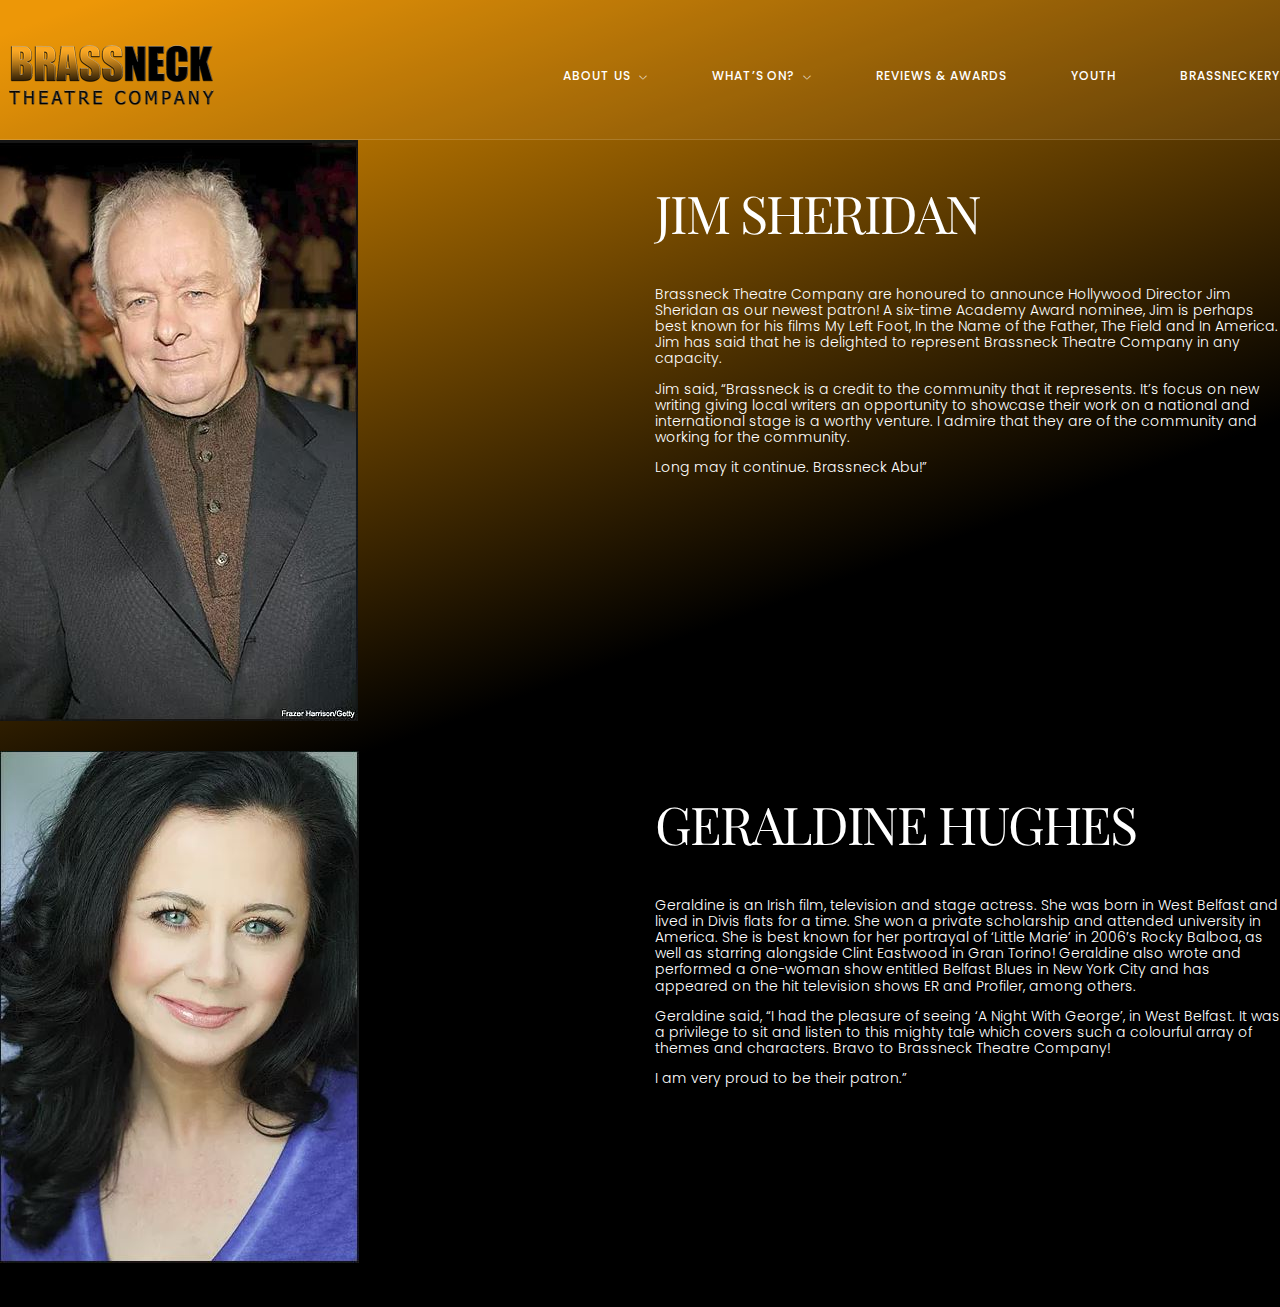
<file: Our_Patrons.html>
<!DOCTYPE html>
<html lang="en-US">

<head>
<meta charset="UTF-8" />
<meta name="apple-mobile-web-app-capable" content="yes">
<meta name="viewport" content="width=device-width, initial-scale=1, maximum-scale=1, user-scalable=0">
<title>Our Patrons &#8211; Brassneck Theatre</title>
<script
  src="https://code.jquery.com/jquery-3.3.1.min.js"
  integrity="sha256-FgpCb/KJQlLNfOu91ta32o/NMZxltwRo8QtmkMRdAu8="
  crossorigin="anonymous"></script>
<link rel='stylesheet' id='theatre_wp-style-css'  href='style.css' type='text/css' media='all' />
<style id='theatre_wp-style-inline-css' type='text/css'>

			body{
				font-family: 'Poppins';
				font-weight: 300;
				
				font-size:0.875rem;
			}
			h1,
			.h1{
				font-family: 'Playfair Display';
				font-weight: normal;
				text-transform: none;
				font-size: 3.09375rem;
				letter-spacing: -0.05em;
			}
			@media(min-width: 768px){
				h1,
				.h1{
					font-size:4.125rem;
				}
			}
			h2,
			.h2{
				font-family: 'Playfair Display';
				font-weight: normal;
				text-transform: none;
				font-size:3.25rem;
				letter-spacing: -0.04em;
			}
			h3,
			.h3{
				font-family: 'Poppins';
				font-weight: 300;
				text-transform: uppercase;
				font-size:1.75rem;
				letter-spacing: 0.08em;
			}
			h4,
			.h4{
				font-family: 'Poppins';
				font-weight: 300;
				text-transform: uppercase;
				font-size:1.25rem;
				letter-spacing: 0.15em;
			}
			h5,
			.h5{
				font-family: 'Playfair Display';
				font-weight: normal;
				text-transform: capitalize;
				font-size:1.25rem;
				
			}
			h6,
			.h6{
				font-family: 'Playfair Display';
				font-weight: normal;
				text-transform: none;
				font-size:1rem;
			}
			blockquote,
			blockquote p,
			.pullquote,
			.blockquote,
			.text-blockquote{
				font-family: 'Old Standard TT';
				font-weight: normal;font-style: italic;
				text-transform: none;
				font-size:1.5rem;
			}
			blockquote cite{
				font-family: 'Poppins';
			}
			.container-main-navigation{
				font-family: 'Poppins';
				font-weight: 500;
				text-transform: uppercase;
				font-size:0.75rem;
				letter-spacing: 0.08em;
			}
			h1 small, h2 small, h3 small{
				font-family: 'Poppins';
				font-size:0.875rem;
			}

			.font-family--h1{
				font-family: 'Playfair Display';
			},
			.font-family--h2{
				font-family: 'Playfair Display';
			},
			.font-family--h3{
				font-family: 'Poppins';
			}
		
			
			.sub-menu a,
			.children a{
				font-family: 'Poppins';
				font-weight: 300;
			}
			#footer .widget-title{
				font-family: 'Poppins';
				font-weight: 500;
				text-transform: uppercase;
			}
		
			table thead th{
				font-family: 'Playfair Display';
				font-weight: normal;
				text-transform: capitalize;
			}

		

			body{
				background-color: rgba(10,1,1,0.92);
				color: rgba(255,255,255, 1);
			}
			h1, .h1{ color: rgba(255,255,255, 1) }
			h2, .h2{ color: rgba(255,255,255, 1) }
			h3, .h3{ color: rgba(255,255,255, 1) }
			h4, .h4{ color: rgba(255,255,255, 1) }
			h5, .h5{ color: rgba(255,255,255, 1) }
			h6, .h6{ color: rgba(255,255,255, 1) }
			a{
				color: rgba(255,255,255, 1);
			}
			a:hover{
				color: rgba(255,255,255, 0.75);
			}
			.container-content{
				border-color: rgba(255,255,255, 0.15)
			}
			
		}
		.color-primary,
		.color--primary{
			color: rgba(255,255,255, 1);
		}
		.color-primary-inverted,
		.color--primary-inverted{
			color: rgba(0,0,0, 1);
		}
		.color-primary--hover{
			color: rgb(235,235,235);
		}
		.color-text,
		.vc_single_image-wrapper.container-lightbox-video,
		.color--text{
			color: rgba(255,255,255, 1);
		}
		.color-text-inverted,
		.color--text-inverted{
			color: rgba(0,0,0, 1)
		}
		.color-bg,
		.color--bg{
			color: rgba(10,1,1,0.92)
		}
		.color-bg-inverted,
		.color--bg-inverted{
			color: rgba(255,255,255, 1)
		}
		.color--h1{
			color: rgba(255,255,255, 1)
		}
		.color--h2{
			color: rgba(255,255,255, 1)
		}
		.color--h3{
			color: rgba(255,255,255, 1)
		}
		.color--h4{
			color: rgba(255,255,255, 1)
		}
		.color-bg-bg,
		.bg-color--bg{
			background-color: rgba(10,1,1,0.92)
		}
		.color-bg-bg--75,
		.bg-color--bg-75{
			background-color: rgba(10,1,1, 0.75)
		}
		.color-bg-primary,
		.bg-color--primary{
			background-color: rgba(255,255,255, 1)
		}
		.color-bg-text,
		.bg-color--test{
			background-color: rgba(255,255,255, 1)
		}


		.special-title::before{
			border-color: rgba(255,255,255, 1)
		},

		
			.container-header{
				color: rgba(255,255,255, 1);
				background-color: rgba(221,153,51, 0.95);
			}
			@media(min-width: 576px){
				.container-header{
					background-color: rgba(221,153,51,0.13);
				}
			}
			.container-header_logo-nav a{
				color: rgba(255,255,255, 1);
			}
			.container-header_logo-nav a:hover{
				color: rgba(255,255,255, 0.65);
			}
			.container-menu-inverted .container-header_wrapper:not(.container-header_wrapper--stuck) .container-header_logo-nav ul:not(.sub-menu) > li > a,
			.container-menu-inverted #container-main-nav__toggle-navigation{
				color: rgba(0,0,0, 1);
			}
			.container-menu-inverted .container-header_wrapper:not(.container-header_wrapper--stuck) .container-header_logo-nav ul:not(.sub-menu) > li > a:hover{
				color: rgba(0,0,0, 0.85);
			}
			.container-header_logo-nav .current-menu-ancestor > a,
		  .container-header_logo-nav .current-menu-parent > a,
		  .container-header_logo-nav .current-menu-item > a,
		  .container-header_logo-nav .current-container-parent > a,
		  .container-header_logo-nav .current_page_parent > a,
		  .container-header_logo-nav .current_page_ancestor > a,
			.container-header_logo-nav .current-container-ancestor > a,
		  .container-header_logo-nav .current_page_item > a{
				color: rgba(255,255,255, 1);
			}

			#container-main-nav::before{
				background-color: rgba(221,153,51, 0.9);
			}

			.container-menu-inverted #container-main-nav::before{
				background-color: rgba(0,0,0, 0.9);
			}

			.container-main-navigation .sub-menu,
			.container-main-navigation .children{
				background-color: rgba(221,153,51, 0.9)
			}

			.container-menu-inverted .container-main-navigation .sub-menu,
			.container-menu-inverted .container-main-navigation .children{
				background-color: rgba(0,0,0, 0.9)
			}

			.container-main-navigation .sub-menu a,
			.container-main-navigation .children a{
				color: rgba(255,255,255, 1)
			}

			.container-menu-inverted .container-main-navigation .sub-menu a,
			.container-menu-inverted .container-main-navigation .children a{
				color: rgba(0,0,0, 1)
			}
			.container-main-navigation .sub-menu a:hover,
			.container-main-navigation .children a:hover{
				color: rgba(255,255,255, 1)
			}

			.container-header_wrapper--stuck{
				background-color: rgba(221,153,51, 0.98);
			}

			.color-primary,
			.wpml-switcher .active,
			#container-header_-navigator > a,
			.section-bullets,
			.special-title small:last-child,
			#container-scroll-top{
				color: rgba(255,255,255, 1);
			}

			.container-layout--without-slider .container-header_{
				color: rgba(255,255,255, 1);
			}

			.container---without-image .container-header_::after{
				
			}
			.container-header_main-heading small,
			.container-header_main-heading span,
			.container-header_main-heading-excerpt{
				color: rgba(255,255,255, 1);
			}

			.container-header_main-heading-title h1{
				color: rgba(255,255,255, 1);
			}

			.img-frame-small,
			.img-frame-large{
				background-color: rgba(10,1,1,0.92);
				border-color: rgba(10,1,1,0.92);
			}

		
			
		
			.container-footer{
				background-color: rgba(10,0,0, 1);
				color: rgba(167,167,167, 1);
			}
			.container-footer a{
				color: rgba(255,255,255, 1);
			}
			.container-footer .widget-title{
				color: rgba(255,255,255, 1);
			}
		
			blockquote,
			blockquote cite::before,
			q,
			q cite::before{
				color: rgba(255,255,255, 1)
			}
			blockquote cite,
			q site{
				color: rgba(255,255,255, 1)
			}
			

			.xtd-offset-frame::before,
			.xtd-timeline::before{
				border-color: rgba(255,255,255, 1)
			}

        .container-layout--fixed .container-fluid{
          max-width: 1920px;
        }
      
      @media(min-width: 1920px){
        .bullets-container,
        #container-header_-navigator{
          display: block;
  			}
      }

		
			.container-header{
				padding: 1.25rem 0 1.25rem;
			}
		
      .container-header_main-heading .container-fluid{
        flex-basis: 1920px;
        -webkit-flex-basis: 1920px;
        -moz-flex-basis: 1920px;
      }
      .container-header_main-heading-title{
        padding-top: 1.25rem;
        padding-bottom: 3.0625rem;
      }
    
</style>
<link rel='stylesheet' id='theatre_wp-google-fonts-css'  href='http://fonts.googleapis.com/css?family=Poppins:300,400,500%7CPlayfair+Display:400%7COld+Standard+TT:400,400italic&amp;subset=latin' type='text/css' media='all' />
<link rel='stylesheet' id='elementor-icons-css'  href='icons/elementor-icons.min324d.css?ver=3.1.0' type='text/css' media='all' />
<link rel='stylesheet' id='font-awesome-css'  href='fonts/font-awesome.min1849.css?ver=4.7.0' type='text/css' media='all' />
<link rel='stylesheet' id='vcv:assets:global:styles:assets-bundlesglobal-elementscss-css'  href='css/global-elements1994.css?ver=2.3.816cdf63962a53248f117db09bc40719' type='text/css' media='all' />



<link rel="canonical" href="index.html" />
<link rel='shortlink' href='../../index44d0.html?p=81' />
<link rel="alternate" type="application/json+oembed" href="js/embed7276.json?url=http%3A%2F%2F192.168.0.19%2Findex.php%2Fourpatrons%2F" />

<style>
			.container-header_{
	display:none;
}

.container-posts {
	display:none;
}
header.container-header {
	height:140px;
}
body-id1{
     background-color: transparent;
  background-image: linear-gradient(160deg, #ef9700 4%, #000000 9%);
}
body.container-template-default.page.container-id-81{
     background-color: transparent;
  background-image: linear-gradient(160deg, #ef9700 2%, #000000 50%);
}		</style>
	</head>

<body class="container-template-default page container-id-81 vcwb vcwb-ver-2.3 container-layout--full container-layout--fixed container-layout--without-slider container---without-image container-menu-align-right container-menu-fixed  container---left container---top container---text-left container-content-without-vc elementor-default elementor-page elementor-container-81">
	<div class="container-site">
		<header class="container-header">
  <div class="container-header_wrapper">
    <div class="container-fluid">
      <div class="container-header_toolbar">
  </div>
      <div class="container-header_logo-nav">
  <a href="../../index.html" rel="home" class="container-logo">
              <img class="con-logo_image" src='images/logo-1.png'  alt='Brassneck Theatre'>
  </a>
  <label id="container-main-nav__toggle-navigation" for="container-main-nav__toggle-navigation-main">About Us <i class="ti-align-justify"></i></label>
<div id='container-main-nav'>
	<input type="checkbox" hidden id="container-main-nav__toggle-navigation-main">
	<nav id="container-main-nav_wrapper">
		<ul id="menu-about-us" class="container-main-navigation"><li id="menu-item-88" class="menu-item menu-item-type-post_type menu-item-objecontainer-page menu-item-home current-menu-ancestor current-menu-parent current_page_parent current_page_ancestor menu-item-has-children menu-item-88"><a href="../../index.html">About Us</a>
<ul class="sub-menu">
	<li id="menu-item-87" class="menu-item menu-item-type-post_type menu-item-objecontainer-page current-menu-item page_item container-item-81 current_page_item menu-item-87"><a href="index.html">Our Patrons</a></li>
	<li id="menu-item-92" class="menu-item menu-item-type-post_type menu-item-objecontainer-page menu-item-92"><a href="../contacts/index.html">Contact Us</a></li>
</ul>
</li>
<li id="menu-item-96" class="menu-item menu-item-type-post_type menu-item-objecontainer-page menu-item-has-children menu-item-96"><a href="../whatson/index.html">What&#8217;s On?</a>
<ul class="sub-menu">
	<li id="menu-item-110" class="menu-item menu-item-type-post_type menu-item-objecontainer-page menu-item-110"><a href="../pastshows/index.html">Past Shows</a></li>
</ul>
</li>
<li id="menu-item-109" class="menu-item menu-item-type-post_type menu-item-objecontainer-page menu-item-109"><a href="../reviewsrewards/index.html">Reviews &#038; Awards</a></li>
<li id="menu-item-111" class="menu-item menu-item-type-post_type menu-item-objecontainer-page menu-item-111"><a href="../youth/index.html">Youth</a></li>
<li id="menu-item-112" class="menu-item menu-item-type-post_type menu-item-objecontainer-page menu-item-112"><a href="../brassneckery/index.html">Brassneckery</a></li>
</ul>	</nav>
</div>
</div>
    </div>
  </div>
</header>
		
  
    <div id="container-header_" class="container-header_" data-slider="false">
      <div class="container-header_main-heading">
	<div class="container-fluid">
		<div class="container-header_main-heading-title">
			<h1>Our Patrons</h1>		</div>
	</div>
</div>
    </div>

	  <div class="container-content">
  <div class="container-fluid">

<article id="post-81" class="container-page__entry-content post-81 page type-page status-publish hentry">

	<!-- The Content -->
					<div class="elementor elementor-81">
			<div class="elementor-inner">
				<div class="elementor-section-wrap">
							<section data-id="6e783f49" class="elementor-element elementor-element-6e783f49 elementor-section-boxed elementor-section-height-default elementor-section-height-default elementor-section elementor-top-section" data-element_type="section">
						<div class="elementor-container elementor-column-gap-default">
				<div class="elementor-row">
				<div data-id="1af1680c" class="elementor-element elementor-element-1af1680c elementor-column elementor-col-100 elementor-top-column" data-element_type="column">
			<div class="elementor-column-wrap elementor-element-populated">
					<div class="elementor-widget-wrap">
				<div data-id="25a98dfa" class="elementor-element elementor-element-25a98dfa elementor-widget elementor-widget-text-editor" data-element_type="text-editor.default">
				<div class="elementor-widget-container">
					<div class="elementor-text-editor elementor-clearfix"><!--vcv no format--><div class="page-row-container"><div class="page-row page-row--col-gap-30 page-row-columns--top page-row-content--top" id="el-5e3db69b"><div class="page-row-content" ><div class="page-col page-col--md-50p page-col--xs-1 page-col--xs-last page-col--xs-first page-col--sm-last page-col--sm-first page-col--md-first page-col--lg-first page-col--xl-first" id="el-b8f5cac0"><div class="page-col-inner" ><div class="page-single-image-container page-single-image--align-left"><div class="vce page-single-image-wrapper" id="el-51d32f56" ><figure><div class="page-single-image-inner"><img class="page-single-image" src="images/JimSheridan.jpg" alt="" title="JimSheridan"></div></figure></div></div></div></div><div class="page-col page-col--md-50p page-col--xs-1 page-col--xs-last page-col--xs-first page-col--sm-last page-col--sm-first page-col--md-last page-col--lg-last page-col--xl-last" id="el-15d74cbc"><div class="page-content-background-container"></div><div class="page-col-inner"  ><div class="page-text-block"><div class="page-text-block-wrapper vce" id="el-4ce23374" ><h2 class="font_2">JIM SHERIDAN</h2><p class="font_8"><span class="color_21">Brassneck Theatre Company are honoured to announce Hollywood Director Jim Sheridan as our newest patron! A six-time Academy Award nominee, Jim is perhaps best known for his films&nbsp;My Left Foot, In the Name of the Father, The Field and In America. Jim has said that he is delighted to represent Brassneck Theatre Company in any capacity.</span></p><p class="font_8"><span class="color_21">Jim said,&nbsp;“Brassneck is a credit to the community that it represents. It’s focus on new writing giving local writers an opportunity to showcase their work on a national and international stage is a worthy venture. I admire that they are of the community and working for the community.&nbsp;</span></p><p class="font_8"><span class="color_21">Long may it continue. Brassneck Abu!”</span></p></div></div></div></div></div></div></div><div class="page-row-container"><div class="page-row page-row--col-gap-30 page-row-columns--top page-row-content--top" id="el-b8f828da" data-v="all el-b8f828da"><div class="page-row-content" ><div class="page-col page-col--md-50p page-col--xs-1 page-col--xs-last page-col--xs-first page-col--sm-last page-col--sm-first page-col--md-first page-col--lg-first page-col--xl-first" id="el-595a1d69"><div class="page-col-inner"  ><div class="page-single-image-container page-single-image--align-left"><div class="vce page-single-image-wrapper" id="el-62579ba7" ><figure><div class="page-single-image-inner"><img class="page-single-image" src="images/GeraldineHughes.jpg" alt="" title="GeraldineHughes"></div></figure></div></div></div></div><div class="page-col page-col--md-50p page-col--xs-1 page-col--xs-last page-col--xs-first page-col--sm-last page-col--sm-first page-col--md-last page-col--lg-last page-col--xl-last" id="el-41516347"><div class="page-col-inner"  ><div class="page-text-block"><div class="page-text-block-wrapper vce" id="el-717db924"><h2 class="font_2">GERALDINE HUGHES</h2><p class="font_8">Geraldine is an Irish film, television and stage actress. She was born in West Belfast and lived in Divis flats for a time. She won a private scholarship and attended university in America. She is best known for her portrayal of &#8216;Little Marie&#8217; in 2006′s&nbsp;Rocky Balboa, as well as starring alongside Clint Eastwood in Gran Torino! Geraldine also wrote and performed a one-woman show entitled&nbsp;Belfast Blues&nbsp;in New York City and has appeared on the hit television shows&nbsp;ER&nbsp;and&nbsp;Profiler, among others.</p><p class="font_8">Geraldine said, “I had the pleasure of seeing&nbsp;‘A Night With George’, in West Belfast. It was a privilege to sit and listen to this mighty tale which covers such a colourful array of themes and characters. Bravo to Brassneck Theatre Company!</p><p class="font_8">I am very proud to be their patron.”</p></div></div></div></div></div></div></div><div class="page-row-container"><div class="page-row page-row--col-gap-30 page-row-columns--top page-row-content--top" id="el-05c061d4"><div class="page-row-content" ></div></div></div><!--vcv no format--></div>
				</div>
				</div>
						</div>
			</div>
		</div>
						</div>
			</div>
		</section>
						</div>
			</div>
		</div>
			
	<!-- Sharing -->
	
	<!-- Comments -->
	
</article>


  </div></div>
  <footer class="container-footer">
        <div class="container-fluid">
                </div>
  </footer><!-- #footer -->
</div>

<script type='text/javascript' src='js/jquery.waypoints.min.js'></script>
<script type='text/javascript' src='js/sticky.min.js'></script>
<script type='text/javascript' src='js/jquery-imagefill.js'></script>
<script type='text/javascript' src='js/jquery.magnific-popup.min.js'></script>
<script type='text/javascript' src='js/owl.carousel.min.js'></script>
<script type='text/javascript'>
/* <![CDATA[ */
var theatre_wp_theme_data = {"menu":{"sticky":false}};
/* ]]> */
</script>
<script type='text/javascript' src= 'js/scripts-min.js'></script>
</body>
</html>
</file>
<file: style.css>
@charset "UTF-8";
html {
  font-family: sans-serif;
  line-height: 1.15;
  -ms-text-size-adjust: 100%;
 box-sizing: border-box;  }

body {
  margin: 0; }

article,
aside,
footer,
header,
nav,
section {
  display: block; }

h1 {
  font-size: 2em;
  margin: 0.67em 0; }

*,
*::before,
*::after {
          box-sizing: inherit; }
html {
  -ms-overflow-style: scrollbar;
  -webkit-tap-highlight-color: transparent; }


.fade {
  opacity: 0;
  transition: opacity 0.15s linear; }
  .fade.show {
    opacity: 1; }

.collapse {
  display: none; }
  .collapse.show {
    display: block; }

tr.collapse.show {
  display: table-row; }

tbody.collapse.show {
  display: table-row-group; }

.collapsing {
  position: relative;
  height: 0;
  overflow: hidden;
  transition: height 0.35s ease; }

.nav {
  display: -ms-flexbox;
  display: flex;
  padding-left: 0;
  margin-bottom: 0;
  list-style: none; }


/*
  1.3. Themify Icons
  ------------------------------
*/
@font-face {
  font-family: 'themify';
  src: url("fonts/themify9f24.eot?-fvbane");
  src: url("fonts/themifyd41d.eot?#iefix-fvbane") format("embedded-opentype"), url("fonts/themify9f24.woff?-fvbane") format("woff"), url("fonts/themify9f24.ttf?-fvbane") format("truetype"), url("fonts/themify9f24.svg?-fvbane#themify") format("svg");
  font-weight: normal;
  font-style: normal; }

[class^="ti-"], [class*=" ti-"] {
  font-family: 'themify';
  speak: none;
  font-style: normal;
  font-weight: normal;
  font-variant: normal;
  text-transform: none;
  line-height: 1;
  /* Better Font Rendering =========== */
  -webkit-font-smoothing: antialiased;
  -moz-osx-font-smoothing: grayscale; }

  /*
  3. Header
  ------------------------------
*/
.container-header_toolbar {
  font-size: 0.75rem;
  text-align: right; }

.container-header {
  width: 100%;
  -webkit-box-flex: 0;
      -ms-flex-positive: 0;
          flex-grow: 0;
  padding: 2.5rem 0 3.625rem;
  position: relative;
  z-index: 3; }
  @media (min-width: 576px) {
    .container-header::after {
      content: '';
      display: block;
      position: absolute;
      opacity: 0.15;
      transition: opacity 100ms ease-in;
      border-top: 1px solid currentcolor;
      right: 0;
      bottom: 0;
      left: 0; } }
  .container-header_logo-nav {
    display: -webkit-box;
    display: -ms-flexbox;
    display: flex;
    -webkit-box-align: center;
        -ms-flex-align: center;
            align-items: center;
    -ms-flex-wrap: wrap;
        flex-wrap: wrap;
    width: 100%; }
    @media (min-width: 1200px) {
      .container-header_logo-nav {
        -ms-flex-wrap: nowrap;
            flex-wrap: nowrap; } }
  .container-menu-floating .container-header {
    position: absolute;
    top: 0;
    left: 0;
    right: 0; }
  @media (min-width: 576px) {
    .container-header_wrapper--stuck {
      position: fixed;
      z-index: 999;
      padding: 0;
      top: 0;
      left: 0;
      right: 0;
      -webkit-box-shadow: 0px 0px 5px 0 transparent;
              box-shadow: 0px 0px 5px 0 transparent; }
      .container-header_wrapper--stuck::before {
        content: '';
        display: block;
        background-color: currentColor;
        opacity: 0.035;
        position: absolute;
        top: 0;
        right: 0;
        left: 0;
        bottom: 0; }
      .container-header_wrapper--stuck .container-header_toolbar {
        display: none; }
      .admin-bar .container-header_wrapper--stuck {
        top: 2rem; }
      .container-header_wrapper--stuck #container-main-nav {
        padding-top: 1rem;
        padding-bottom: 1rem; }
      .container-header_wrapper--stuck .container-header_logo-nav {
        padding: 0; }
      .container-header_wrapper--stuck::after {
        opacity: 0; }
    .container-header_wrapper--shadow {
      -webkit-box-shadow: 0px 0px 5px 0 rgba(0, 0, 0, 0.1);
              box-shadow: 0px 0px 5px 0 rgba(0, 0, 0, 0.1); } }

.container-header_logo-nav {
  padding-top: 1rem;
  padding-bottom: 1rem; }

#container-main-nav {
  -ms-flex-preferred-size: 100%;
      flex-basis: 100%;
  -webkit-box-flex: 100;
      -ms-flex-positive: 100;
          flex-grow: 100;
  position: relative; }
  #container-main-nav::before {
    content: '';
    position: absolute;
    top: 1rem;
    right: -20rem;
    bottom: -1rem;
    left: -20rem;
    display: block;
    z-index: -1; }
  @media (min-width: 1200px) {
    #container-main-nav {
      -ms-flex-preferred-size: auto;
          flex-basis: auto;
      padding-top: 0;
      text-align: right;
      -webkit-box-flex: 1;
          -ms-flex-positive: 1;
              flex-grow: 1; }
      #container-main-nav::before {
        display: none; } }
  #container-main-nav__wrapper {
    position: relative;
    width: 100%;
    text-align: left; }
    @media (min-width: 1200px) {
      #container-main-nav__wrapper {
        width: auto;
        font-size: 0.75rem;
        text-align: right; } }

ul.container-main-navigation,
div.container-main-navigation > ul {
  display: none;
  list-style: none;
  width: 100%;
  position: relative;
  -webkit-box-orient: vertical;
  -webkit-box-direction: normal;
      -ms-flex-direction: column;
          flex-direction: column;
  -webkit-transition: all 200ms ease;
  transition: all 200ms ease;
  margin: 0 auto;
  padding: 0; }
  @media (min-width: 1200px) {
    ul.container-main-navigation,
    div.container-main-navigation > ul {
      display: -webkit-box;
      display: -ms-flexbox;
      display: flex;
      -ms-flex-wrap: wrap;
          flex-wrap: wrap;
      -webkit-box-orient: horizontal;
      -webkit-box-direction: normal;
          -ms-flex-direction: row;
              flex-direction: row;
      width: auto;
      position: relative;
      margin: 0;
      padding: 0; }
      .container-menu-align-left ul.container-main-navigation, .container-menu-align-left div.container-main-navigation > ul {
        -webkit-box-pack: start;
            -ms-flex-pack: start;
                justify-content: flex-start; }
      .container-menu-align-right ul.container-main-navigation, .container-menu-align-right div.container-main-navigation > ul {
        -webkit-box-pack: end;
            -ms-flex-pack: end;
                justify-content: flex-end; } }
  ul.container-main-navigation > li:not(:first-child), div.container-main-navigation > ul > li:not(:first-child) {
    position: relative; }
    ul.container-main-navigation > li:not(:first-child)::after,
    div.container-main-navigation > ul > li:not(:first-child)::after {
      content: '';
      display: block;
      position: absolute;
      opacity: 0.125;
      transition: opacity 100ms ease-in;
      border-top: 1px solid currentcolor;
      top: 0;
      right: 0;
      left: 0; }
  @media (min-width: 576px) {
    ul.container-main-navigation > li:not(:first-child)::after,
    div.container-main-navigation > ul > li:not(:first-child)::after {
      display: none; } }
  @media (min-width: 576px) {
    ul.container-main-navigation > li,
    div.container-main-navigation > ul > li {
      margin-left: 1rem;
      white-space: nowrap; } }
  @media (min-width: 768px) {
    ul.container-main-navigation > li,
    div.container-main-navigation > ul > li {
      margin-left: 2rem; } }
  @media (min-width: 992px) {
    ul.container-main-navigation > li,
    div.container-main-navigation > ul > li {
      margin-left: 3rem; } }
  @media (min-width: 1200px) {
    ul.container-main-navigation > li,
    div.container-main-navigation > ul > li {
      margin-left: 4rem; } }

.container-main-navigation .menu-item,
.container-main-navigation .page_item {
  position: relative;
  padding-top: .25rem;
  padding-bottom: .25rem; }
  @media (min-width: 1200px) {
    .container-main-navigation .menu-item,
    .container-main-navigation .page_item {
      padding-top: 0;
      padding-bottom: 0; } }
  .container-main-navigation .menu-item:hover > .sub-menu,
  .container-main-navigation .menu-item:hover > .children,
  .container-main-navigation .page_item:hover > .sub-menu,
  .container-main-navigation .page_item:hover > .children {
    display: block; }

.container-main-navigation .menu-item .menu-item,
.container-main-navigation .page_item .page_item {
  padding: .25rem 0.125rem;
  line-height: 1.6; }
  .container-main-navigation .menu-item .menu-item:not(:first-child)::after,
  .container-main-navigation .page_item .page_item:not(:first-child)::after {
    content: '';
    display: block;
    position: absolute;
    opacity: 0.125;
    transition: opacity 100ms ease-in;
    border-top: 1px solid currentcolor;
    top: 0;
    right: 0;
    left: 0; }
  @media (min-width: 1200px) {
    .container-main-navigation .menu-item .menu-item,
    .container-main-navigation .page_item .page_item {
      padding: 0 1rem; }
      .container-main-navigation .menu-item .menu-item:not(:first-child)::after,
      .container-main-navigation .page_item .page_item:not(:first-child)::after {
        left: 1rem;
        right: 1rem; } }

.container-main-navigation .sub-menu,
.container-main-navigation .children {
  list-style: none;
  position: relative;
  transition: all 200ms ease;
  display: none;
  margin: 0;
  padding: 0; }
  .container-main-navigation .sub-menu:not(:first-child)::after,
  .container-main-navigation .children:not(:first-child)::after {
    content: '';
    display: block;
    position: absolute;
    opacity: 0.125;
    transition: opacity 100ms ease-in;
    border-top: 1px solid currentcolor;
    top: 0;
    right: 0;
    left: 0; }
  @media (min-width: 1200px) {
    .container-main-navigation .sub-menu,
    .container-main-navigation .children {
      position: absolute;
      text-align: left;
      width: 12rem;
      left: -1rem;
      padding: .5rem 0;
      background: #fff;
              box-shadow: 0px 0px 5px 0 rgba(0, 0, 0, 0.1);
      z-index: 1;
      border-radius: 2px;
      top: 100%;
      margin-bottom: -2px;
      white-space: normal;
      margin-top: 0.5rem; }
      .container-main-navigation .sub-menu::before,
      .container-main-navigation .children::before {
        content: '';
        display: block;
        position: absolute;
        left: 0;
        right: 0;
        top: -1rem;
        height: 1rem; }
      .container-main-navigation .sub-menu::after, .container-main-navigation .sub-menu:not(:first-child)::after,
      .container-main-navigation .children::after,
      .container-main-navigation .children:not(:first-child)::after {
        display: none; } }
  .container-main-navigation .sub-menu a,
  .container-main-navigation .children a {
    font-size: 90%;
    padding: 0.5rem 0; }

@media (min-width: 1200px) {
  .container-main-navigation .sub-menu .sub-menu,
  .container-main-navigation .children .children {
    left: 95%;
    top: -0.5rem; } }

@media (min-width: 1200px) {
  .container-main-navigation .edge > .sub-menu,
  .container-main-navigation .edge > .children {
    right: 0;
    left: auto; }
    .container-main-navigation .edge > .sub-menu .sub-menu,
    .container-main-navigation .edge > .sub-menu .children,
    .container-main-navigation .edge > .children .sub-menu,
    .container-main-navigation .edge > .children .children {
      left: auto;
      right: 95%; } }

.container-main-navigation .menu-item-has-children > a::before,
.container-main-navigation .page_item_has_children > a::before {
  content: "";
  position: relative;
  font-family: 'themify';
  display: inline-block;
  transition: opacity 100ms ease-in; }

.container-main-navigation .menu-item-has-children > a::before,
.container-main-navigation .page_item_has_children > a::before {
  float: right;
  margin: 0 0.5rem;
  display: inline-block; }
  @media (min-width: 48em) {
    .container-main-navigation .menu-item-has-children > a::before,
    .container-main-navigation .page_item_has_children > a::before {
      font-size: 0.5rem;
      line-height: 2.25;
      margin-right: 0; } }

@media (min-width: 1200px) {
  .container-main-navigation .menu-item .menu-item-has-children > a::before,
  .container-main-navigation .page_item .page_item_has_children > a::before {
    content: '\e649';
    line-height: 2.2; } }

.container-main-navigation a {
  text-decoration: none;
  transition: all 200ms ease;
  display: block;
  padding: 0.25rem 0; }

#container-main-nav__toggle-navigation {
  position: relative;
  font-size: 1em;
  letter-spacing: 1px;
  text-transform: uppercase;
  font-weight: 400;
      -ms-flex-positive: 2;
          flex-grow: 2;
  -ms-flex-negative: 0;
      flex-shrink: 0;
  text-align: right;
  margin: 0; }
  @media (min-width: 1200px) {
    #container-main-nav__toggle-navigation {
      display: none; } }
  #container-main-nav__toggle-navigation .ti-align-justify {
    position: relative;
    margin-left: .125rem;
    font-size: 1.2em; }
    #container-main-nav__toggle-navigation .ti-align-justify::before {
      position: relative;
      top: .125rem; }

/*
  4. Footer
  ------------------------------
*/
.container-footer {
  position: relative;
  width: 100%;
  -webkit-box-flex: 0;
      -ms-flex-positive: 0;
          flex-grow: 0; }
  .container-footer .row::before {
    display: none;
    content: none; }
  .container-footer__logo {
    text-align: center;
    padding: 5rem 0;
    position: relative; }
    .container-footer__logo::after {
      content: '';
      display: block;
      position: absolute;
      opacity: 0.125;
      -webkit-transition: opacity 100ms ease-in;
      transition: opacity 100ms ease-in;
      border-top: 1px solid currentcolor;
      right: 0;
      bottom: 0;
      left: 0; }
    .container-footer__logo > a {
      display: inline-block; }
  .container-footer img {
    max-width: 100%;
    height: auto; }

.scrollme {
  overflow: hidden; }
</file>
<file: icons/elementor-icons.min324d.css>
/*! elementor-icons - v3.1.0 - 27-02-2018 */
@font-face{font-family:eicons;src:url(../fonts/eicons232d.eot?3.1.0);src:url(../fonts/eicons232d.eot?3.1.0#iefix) format("embedded-opentype"),url(../fonts/eicons232d.html?3.1.0) format("woff2"),url(../fonts/eicons232d.woff?3.1.0) format("woff"),url(../fonts/eicons232d.ttf?3.1.0) format("truetype"),url(../fonts/eicons232d.svg?3.1.0#eicon) format("svg");font-weight:400;font-style:normal}[class*=" eicon-"],[class^=eicon]{display:inline-block;font-family:eicons;font-size:inherit;font-weight:400;font-style:normal;font-variant:normal;line-height:1;text-rendering:auto;-webkit-font-smoothing:antialiased;-moz-osx-font-smoothing:grayscale}@keyframes a{0%{transform:rotate(0deg)}to{transform:rotate(359deg)}}.eicon-animation-spin{animation:a 2s infinite linear}.eicon-elementor:before{content:'\e800'}.eicon-elementor-square:before{content:'\e801'}.eicon-pojome:before{content:'\e802'}.eicon-plus:before{content:'\e803'}.eicon-menu-bar:before{content:'\e804'}.eicon-apps:before{content:'\e805'}.eicon-accordion:before{content:'\e806'}.eicon-alert:before{content:'\e807'}.eicon-animation-text:before{content:'\e808'}.eicon-animation:before{content:'\e809'}.eicon-banner:before{content:'\e810'}.eicon-blockquote:before{content:'\e811'}.eicon-button:before{content:'\e812'}.eicon-call-to-action:before{content:'\e813'}.eicon-captcha:before{content:'\e814'}.eicon-carousel:before{content:'\e815'}.eicon-checkbox:before{content:'\e816'}.eicon-columns:before{content:'\e817'}.eicon-countdown:before{content:'\e818'}.eicon-counter:before{content:'\e819'}.eicon-date:before{content:'\e820'}.eicon-divider-shape:before{content:'\e821'}.eicon-divider:before{content:'\e822'}.eicon-download-button:before{content:'\e823'}.eicon-dual-button:before{content:'\e824'}.eicon-email-field:before{content:'\e825'}.eicon-facebook-comments:before{content:'\e826'}.eicon-facebook-like-box:before{content:'\e827'}.eicon-form-horizontal:before{content:'\e828'}.eicon-form-vertical:before{content:'\e829'}.eicon-gallery-grid:before{content:'\e830'}.eicon-gallery-group:before{content:'\e831'}.eicon-gallery-justified:before{content:'\e832'}.eicon-gallery-masonry:before{content:'\e833'}.eicon-icon-box:before{content:'\e834'}.eicon-image-before-after:before{content:'\e835'}.eicon-image-box:before{content:'\e836'}.eicon-image-hotspot:before{content:'\e837'}.eicon-image-rollover:before{content:'\e838'}.eicon-info-box:before{content:'\e839'}.eicon-inner-section:before{content:'\e840'}.eicon-mailchimp:before{content:'\e841'}.eicon-menu-card:before{content:'\e842'}.eicon-navigation-horizontal:before{content:'\e843'}.eicon-nav-menu:before{content:'\e844'}.eicon-navigation-vertical:before{content:'\e845'}.eicon-number-field:before{content:'\e846'}.eicon-parallax:before{content:'\e847'}.eicon-php7:before{content:'\e848'}.eicon-post-list:before{content:'\e849'}.eicon-post-slider:before{content:'\e850'}.eicon-post:before{content:'\e851'}.eicon-posts-carousel:before{content:'\e852'}.eicon-posts-grid:before{content:'\e853'}.eicon-posts-group:before{content:'\e854'}.eicon-posts-justified:before{content:'\e855'}.eicon-posts-masonry:before{content:'\e856'}.eicon-posts-ticker:before{content:'\e857'}.eicon-price-list:before{content:'\e858'}.eicon-price-table:before{content:'\e859'}.eicon-radio:before{content:'\e860'}.eicon-rtl:before{content:'\e861'}.eicon-scroll:before{content:'\e862'}.eicon-search:before{content:'\e863'}.eicon-select:before{content:'\e864'}.eicon-share:before{content:'\e865'}.eicon-sidebar:before{content:'\e866'}.eicon-skill-bar:before{content:'\e867'}.eicon-slider-3d:before{content:'\e868'}.eicon-slider-album:before{content:'\e869'}.eicon-slider-device:before{content:'\e870'}.eicon-slider-full-screen:before{content:'\e871'}.eicon-slider-push:before{content:'\e872'}.eicon-slider-vertical:before{content:'\e873'}.eicon-slider-video:before{content:'\e874'}.eicon-slideshow:before{content:'\e875'}.eicon-social-icons:before{content:'\e876'}.eicon-spacer:before{content:'\e877'}.eicon-table:before{content:'\e878'}.eicon-tabs:before{content:'\e879'}.eicon-tel-field:before{content:'\e880'}.eicon-text-area:before{content:'\e881'}.eicon-text-field:before{content:'\e882'}.eicon-thumbnails-down:before{content:'\e883'}.eicon-thumbnails-half:before{content:'\e884'}.eicon-thumbnails-right:before{content:'\e885'}.eicon-time-line:before{content:'\e886'}.eicon-toggle:before{content:'\e887'}.eicon-url:before{content:'\e888'}.eicon-type-tool:before{content:'\e889'}.eicon-wordpress:before{content:'\e890'}.eicon-align-left:before{content:'\e891'}.eicon-anchor:before{content:'\e892'}.eicon-bullet-list:before{content:'\e893'}.eicon-coding:before{content:'\e894'}.eicon-favorite:before{content:'\e895'}.eicon-google-maps:before{content:'\e896'}.eicon-insert-image:before{content:'\e897'}.eicon-photo-library:before{content:'\e898'}.eicon-woocommerce:before{content:'\e899'}.eicon-youtube:before{content:'\e900'}.eicon-flip-box:before{content:'\e901'}.eicon-settings:before{content:'\e902'}.eicon-headphones:before{content:'\e903'}.eicon-testimonial:before{content:'\e904'}.eicon-counter-circle:before{content:'\e905'}.eicon-person:before{content:'\e906'}.eicon-chevron-right:before{content:'\e907'}.eicon-chevron-left:before{content:'\e908'}.eicon-close:before{content:'\e909'}.eicon-file-download:before{content:'\e910'}.eicon-save:before{content:'\e911'}.eicon-zoom-in:before{content:'\e912'}.eicon-shortcode:before{content:'\e913'}.eicon-nerd:before{content:'\e914'}.eicon-device-desktop:before{content:'\e915'}.eicon-device-tablet:before{content:'\e916'}.eicon-device-mobile:before{content:'\e917'}.eicon-document-file:before{content:'\e918'}.eicon-folder:before{content:'\e919'}.eicon-hypster:before{content:'\e920'}.eicon-h-align-left:before{content:'\e921'}.eicon-h-align-right:before{content:'\e922'}.eicon-h-align-center:before{content:'\e923'}.eicon-h-align-stretch:before{content:'\e924'}.eicon-v-align-top:before{content:'\e925'}.eicon-v-align-bottom:before{content:'\e926'}.eicon-v-align-middle:before{content:'\e927'}.eicon-v-align-stretch:before{content:'\e928'}.eicon-pro-icon:before{content:'\e929'}.eicon-mail:before{content:'\e930'}.eicon-lock-user:before{content:'\e931'}.eicon-testimonial-carousel:before{content:'\e932'}.eicon-media-carousel:before{content:'\e933'}.eicon-section:before{content:'\e934'}.eicon-column:before{content:'\e935'}.eicon-edit:before{content:'\e936'}.eicon-clone:before{content:'\e937'}.eicon-trash:before{content:'\e938'}.eicon-play:before{content:'\e939'}.eicon-angle-right:before{content:'\e940'}.eicon-angle-left:before{content:'\e941'}.eicon-animated-headline:before{content:'\e942'}.eicon-menu-toggle:before{content:'\e943'}.eicon-fb-embed:before{content:'\e944'}.eicon-fb-feed:before{content:'\e945'}.eicon-twitter-embed:before{content:'\e946'}.eicon-twitter-feed:before{content:'\e947'}.eicon-sync:before{content:'\e948'}.eicon-import-export:before{content:'\e949'}.eicon-check-circle:before{content:'\e950'}.eicon-library-save:before{content:'\e951'}.eicon-library-download:before{content:'\e952'}.eicon-insert:before{content:'\e953'}.eicon-preview:before{content:'\e954'}.eicon-sort-down:before{content:'\e955'}.eicon-sort-up:before{content:'\e956'}.eicon-heading:before{content:'\e957'}.eicon-logo:before{content:'\e958'}.eicon-meta-data:before{content:'\e959'}.eicon-post-content:before{content:'\e960'}.eicon-post-excerpt:before{content:'\e961'}.eicon-post-navigation:before{content:'\e962'}.eicon-yoast:before{content:'\e963'}.eicon-nerd-chuckle:before{content:'\e964'}.eicon-nerd-wink:before{content:'\e965'}.eicon-comments:before{content:'\e966'}.eicon-download-circle-o:before{content:'\e967'}.eicon-library-upload:before{content:'\e968'}.eicon-save-o:before{content:'\e969'}.eicon-upload-circle-o:before{content:'\e970'}.eicon-ellipsis-h:before{content:'\e971'}.eicon-ellipsis-v:before{content:'\e972'}.eicon-arrow-left:before{content:'\e973'}.eicon-arrow-right:before{content:'\e974'}.eicon-arrow-up:before{content:'\e975'}.eicon-arrow-down:before{content:'\e976'}.eicon-play-o:before{content:'\e977'}.eicon-editor-link:before{content:'\e500'}.eicon-editor-unlink:before{content:'\e501'}.eicon-editor-external-link:before{content:'\e502'}.eicon-editor-close:before{content:'\e503'}.eicon-editor-list-ol:before{content:'\e504'}.eicon-editor-list-ul:before{content:'\e505'}.eicon-editor-bold:before{content:'\e506'}.eicon-editor-italic:before{content:'\e507'}.eicon-editor-underline:before{content:'\e508'}.eicon-editor-paragraph:before{content:'\e509'}.eicon-editor-h1:before{content:'\e510'}.eicon-editor-h2:before{content:'\e511'}.eicon-editor-h3:before{content:'\e512'}.eicon-editor-h4:before{content:'\e513'}.eicon-editor-h5:before{content:'\e514'}.eicon-editor-h6:before{content:'\e515'}.eicon-editor-quote:before{content:'\e516'}.eicon-editor-code:before{content:'\e517'}.eicon-times:before{content:'\e909'}.eicon-floppy-o:before{content:'\e911'}
</file>
<file: css/global-elements1994.css>
.page-row,.page-row-content>.page-col:last-child,.page-row>.page-row-content>.page-col.page-col--all-last{margin-right:0}.rtl .page-row>.page-row-content>.page-col.page-col--all-last,.rtl.page-row>.page-row-content>.page-col.page-col--all-last,.page-row{margin-left:0}.vce{margin-bottom:30px}.page-row{position:relative;display:-webkit-box;display:-ms-flexbox;display:flex;-webkit-box-orient:vertical;-webkit-box-direction:normal;-ms-flex-direction:column;flex-direction:column}.page-row-full-height{min-height:100vh}.page-row-content{-webkit-box-flex:1;-ms-flex:1 1 auto;flex:1 1 auto;display:-webkit-box;display:-ms-flexbox;display:flex;-webkit-box-orient:horizontal;-webkit-box-direction:normal;-ms-flex-direction:row;flex-direction:row;-ms-flex-wrap:wrap;flex-wrap:wrap;-webkit-box-pack:start;-ms-flex-pack:start;justify-content:flex-start;-ms-flex-line-pack:start;align-content:flex-start;-webkit-box-align:start;-ms-flex-align:start;align-items:flex-start;min-height:1em;position:relative}.page-row-wrap--reverse>.page-row-content{-ms-flex-wrap:wrap-reverse;flex-wrap:wrap-reverse;-ms-flex-line-pack:end;align-content:flex-end;-webkit-box-align:end;-ms-flex-align:end;align-items:flex-end}.page-row-columns--top>.page-row-content{-ms-flex-line-pack:start;align-content:flex-start}.page-row-columns--top.page-row-wrap--reverse>.page-row-content{-ms-flex-line-pack:end;align-content:flex-end}.page-row-columns--middle>.page-row-content{-ms-flex-line-pack:center;align-content:center}.page-row-columns--bottom>.page-row-content{-ms-flex-line-pack:end;align-content:flex-end}.page-row-columns--bottom.page-row-wrap--reverse>.page-row-content{-ms-flex-line-pack:start;align-content:flex-start}.page-row-columns--bottom>.page-row-content:after,.page-row-columns--middle>.page-row-content:after,.page-row-columns--top>.page-row-content:after{content:"";width:100%;height:0;overflow:hidden;visibility:hidden;display:block}.page-row-content--middle>.page-row-content>.page-col>.page-col-inner{display:-webkit-box;display:-ms-flexbox;display:flex;-webkit-box-pack:center;-ms-flex-pack:center;justify-content:center;-webkit-box-orient:vertical;-webkit-box-direction:normal;-ms-flex-direction:column;flex-direction:column}.page-row-content--bottom>.page-row-content>.page-col>.page-col-inner{display:-webkit-box;display:-ms-flexbox;display:flex;-webkit-box-pack:end;-ms-flex-pack:end;justify-content:flex-end;-webkit-box-orient:vertical;-webkit-box-direction:normal;-ms-flex-direction:column;flex-direction:column}.page-row-equal-height>.page-row-content{-webkit-box-align:stretch;-ms-flex-align:stretch;align-items:stretch}.page-row-columns--stretch>.page-row-content{-ms-flex-line-pack:stretch;align-content:stretch;-webkit-box-align:stretch;-ms-flex-align:stretch;align-items:stretch}.page-row[data-page-full-width=true]{position:relative;-webkit-box-sizing:border-box;box-sizing:border-box}.page-row[data-page-stretch-content=true]{padding-left:30px;padding-right:30px}.page-row[data-page-stretch-content=true].page-row-no-paddings{padding-left:0;padding-right:0}.page-row.page-element--has-background{padding-left:30px;padding-right:30px;padding-top:30px}.page-row.page-element--has-background[data-page-full-width=true]:not([data-page-stretch-content=true]){padding-left:0;padding-right:0}.page-row.page-element--has-background.page-row--has-col-background{padding-bottom:30px}@media (min-width:0) and (max-width:543px){.page-row.page-element--xs--has-background{padding-left:30px;padding-right:30px;padding-top:30px}.page-row.page-element--xs--has-background[data-page-full-width=true]:not([data-page-stretch-content=true]){padding-left:0;padding-right:0}.page-row.page-element--has-background.page-row--xs--has-col-background,.page-row.page-element--xs--has-background.page-row--has-col-background,.page-row.page-element--xs--has-background.page-row--xs--has-col-background{padding-bottom:30px}.page-row>.page-row-content>.page-col.page-col--xs-last{margin-right:0}.rtl .page-row>.page-row-content>.page-col.page-col--xs-last,.rtl.page-row>.page-row-content>.page-col.page-col--xs-last{margin-left:0}}@media (min-width:544px) and (max-width:767px){.page-row.page-element--sm--has-background{padding-left:30px;padding-right:30px;padding-top:30px}.page-row.page-element--sm--has-background[data-page-full-width=true]:not([data-page-stretch-content=true]){padding-left:0;padding-right:0}.page-row.page-element--has-background.page-row--sm--has-col-background,.page-row.page-element--sm--has-background.page-row--has-col-background,.page-row.page-element--sm--has-background.page-row--sm--has-col-background{padding-bottom:30px}.page-row>.page-row-content>.page-col.page-col--sm-last{margin-right:0}.rtl .page-row>.page-row-content>.page-col.page-col--sm-last,.rtl.page-row>.page-row-content>.page-col.page-col--sm-last{margin-left:0}}@media (min-width:768px) and (max-width:991px){.page-row.page-element--md--has-background{padding-left:30px;padding-right:30px;padding-top:30px}.page-row.page-element--md--has-background[data-page-full-width=true]:not([data-page-stretch-content=true]){padding-left:0;padding-right:0}.page-row.page-element--has-background.page-row--md--has-col-background,.page-row.page-element--md--has-background.page-row--has-col-background,.page-row.page-element--md--has-background.page-row--md--has-col-background{padding-bottom:30px}.page-row>.page-row-content>.page-col.page-col--md-last{margin-right:0}.rtl .page-row>.page-row-content>.page-col.page-col--md-last,.rtl.page-row>.page-row-content>.page-col.page-col--md-last{margin-left:0}}@media (min-width:992px) and (max-width:1199px){.page-row.page-element--lg--has-background{padding-left:30px;padding-right:30px;padding-top:30px}.page-row.page-element--lg--has-background[data-page-full-width=true]:not([data-page-stretch-content=true]){padding-left:0;padding-right:0}.page-row.page-element--has-background.page-row--lg--has-col-background,.page-row.page-element--lg--has-background.page-row--has-col-background,.page-row.page-element--lg--has-background.page-row--lg--has-col-background{padding-bottom:30px}.page-row>.page-row-content>.page-col.page-col--lg-last{margin-right:0}.rtl .page-row>.page-row-content>.page-col.page-col--lg-last,.rtl.page-row>.page-row-content>.page-col.page-col--lg-last{margin-left:0}}@media (min-width:1200px){.page-row.page-element--xl--has-background{padding-left:30px;padding-right:30px;padding-top:30px}.page-row.page-element--xl--has-background[data-page-full-width=true]:not([data-page-stretch-content=true]){padding-left:0;padding-right:0}.page-row.page-element--has-background.page-row--xl--has-col-background,.page-row.page-element--xl--has-background.page-row--has-col-background,.page-row.page-element--xl--has-background.page-row--xl--has-col-background{padding-bottom:30px}.page-row>.page-row-content>.page-col.page-col--xl-last{margin-right:0}.rtl .page-row>.page-row-content>.page-col.page-col--xl-last,.rtl.page-row>.page-row-content>.page-col.page-col--xl-last{margin-left:0}}.page-col{-webkit-box-flex:0;-ms-flex:0 0 100%;flex:0 0 100%;max-width:100%;-webkit-box-sizing:border-box;box-sizing:border-box;display:-webkit-box;display:-ms-flexbox;display:flex;min-width:1em;position:relative}.page-col--auto{-webkit-box-flex:1;-ms-flex:1;flex:1;-ms-flex-preferred-size:auto;flex-basis:auto}.page-col-content,.page-col-inner{position:relative;overflow-wrap:break-word}.page-col-inner{width:100%}.page-col-direction--rtl{direction:rtl}.page-row-content--bottom>.page-row-content>.page-element--has-background>.page-col-inner>.page-col-content,.page-row-content--middle>.page-row-content>.page-element--has-background>.page-col-inner>.page-col-content,.page-row-content--top>.page-row-content>.page-element--has-background>.page-col-inner{padding-top:30px;padding-left:30px;padding-right:30px}@media (min-width:0){.page-col--xs-auto{-webkit-box-flex:1;-ms-flex:1 1 0px;flex:1 1 0;width:1px}.page-col--xs-1{-webkit-box-flex:0;-ms-flex:0 0 100%;flex:0 0 100%;max-width:100%}}@media (min-width:544px){.page-col--sm-auto{-webkit-box-flex:1;-ms-flex:1 1 0px;flex:1 1 0;width:1px}.page-col--sm-1{-webkit-box-flex:0;-ms-flex:0 0 100%;flex:0 0 100%;max-width:100%}}@media (min-width:768px){.page-col--md-auto{-webkit-box-flex:1;-ms-flex:1 1 0px;flex:1 1 0;width:1px}.page-col--md-1{-webkit-box-flex:0;-ms-flex:0 0 100%;flex:0 0 100%;max-width:100%}}@media (min-width:992px){.page-col--lg-auto{-webkit-box-flex:1;-ms-flex:1 1 0px;flex:1 1 0;width:1px}.page-col--lg-1{-webkit-box-flex:0;-ms-flex:0 0 100%;flex:0 0 100%;max-width:100%}}@media (min-width:0) and (max-width:543px){.page-row-content--bottom>.page-row-content>.page-element--xs--has-background>.page-col-inner>.page-col-content,.page-row-content--middle>.page-row-content>.page-element--xs--has-background>.page-col-inner>.page-col-content,.page-row-content--top>.page-row-content>.page-element--xs--has-background>.page-col-inner{padding-top:30px;padding-left:30px;padding-right:30px}}@media (min-width:544px) and (max-width:767px){.page-row-content--bottom>.page-row-content>.page-element--sm--has-background>.page-col-inner>.page-col-content,.page-row-content--middle>.page-row-content>.page-element--sm--has-background>.page-col-inner>.page-col-content,.page-row-content--top>.page-row-content>.page-element--sm--has-background>.page-col-inner{padding-top:30px;padding-left:30px;padding-right:30px}}@media (min-width:768px) and (max-width:991px){.page-row-content--bottom>.page-row-content>.page-element--md--has-background>.page-col-inner>.page-col-content,.page-row-content--middle>.page-row-content>.page-element--md--has-background>.page-col-inner>.page-col-content,.page-row-content--top>.page-row-content>.page-element--md--has-background>.page-col-inner{padding-top:30px;padding-left:30px;padding-right:30px}}@media (min-width:992px) and (max-width:1199px){.page-row-content--bottom>.page-row-content>.page-element--lg--has-background>.page-col-inner>.page-col-content,.page-row-content--middle>.page-row-content>.page-element--lg--has-background>.page-col-inner>.page-col-content,.page-row-content--top>.page-row-content>.page-element--lg--has-background>.page-col-inner{padding-top:30px;padding-left:30px;padding-right:30px}}@media (min-width:1200px){.page-col--xl-auto{-webkit-box-flex:1;-ms-flex:1 1 0px;flex:1 1 0;width:1px}.page-col--xl-1{-webkit-box-flex:0;-ms-flex:0 0 100%;flex:0 0 100%;max-width:100%}.page-row-content--bottom>.page-row-content>.page-element--xl--has-background>.page-col-inner>.page-col-content,.page-row-content--middle>.page-row-content>.page-element--xl--has-background>.page-col-inner>.page-col-content,.page-row-content--top>.page-row-content>.page-element--xl--has-background>.page-col-inner{padding-top:30px;padding-left:30px;padding-right:30px}}.page-single-image-inner,.page-single-image-wrapper{display:inline-block;vertical-align:top}.pswp,.pswp__item,.pswp__scroll-wrap,.page-single-image--border-round,.page-single-image-wrapper,body.page-lb-disable-scrolling{overflow:hidden}.pswp--touch .pswp__button--arrow--left,.pswp--touch .pswp__button--arrow--right,.pswp__caption--fake{visibility:hidden}.pswp,.pswp__bg,.pswp__container,.pswp__img--placeholder,.pswp__share-modal,.pswp__share-tooltip,.pswp__zoom-wrap{-webkit-backface-visibility:hidden}a.page-single-image-inner{color:transparent;border-bottom:0;text-decoration:none}.page-single-image-wrapper{max-width:100%}.page-single-image-wrapper img{vertical-align:top;max-width:100%}.page-single-image--border-rounded{border-radius:5px;overflow:hidden}.page-single-image--border-round{border-radius:50%}.page-single-image--size-custom{background-size:cover;background-position:center;max-width:100%}.page-single-image--size-custom::after{content:'';display:block;padding-bottom:66.66%}.page-single-image--border-round.page-single-image--size-custom::after{padding-bottom:100%}.page-single-image--size-custom .page-single-image{opacity:0;position:absolute;max-width:100%;height:auto}.page-single-image--align-center{text-align:center}.page-single-image--align-right{text-align:right}.page-single-image--align-left{text-align:left}.page-lb-loader,.page-lightbox{text-align:center;line-height:0;left:0}.page-single-image-wrapper figure{margin:0}.page-single-image-wrapper figcaption{font-style:italic}body:after{content:url(../elements/singleImage/singleImage/public/close.png) url(http://192.168.0.19/wp-content/uploads/visualcomposer-assets/elements/singleImage/singleImage/public/loading.gif);display:none}.page-lightboxOverlay{position:absolute;top:0;left:0;z-index:9999;background-color:#000;filter:alpha(Opacity=80);opacity:.8;display:none}.page-lightbox{position:absolute;width:100%;z-index:10000;font-weight:400}.page-lightbox .page-lb-image{display:block;height:auto;max-width:inherit;border-radius:3px;transition:none}.page-lightbox a img{border:none}.page-lb-outerContainer{position:relative;background-color:#fff;width:250px;height:250px;margin:0 auto;border-radius:4px}.page-lb-outerContainer:after{content:"";display:table;clear:both}.page-lb-loader{position:absolute;top:43%;height:25%;width:100%}.page-lb-cancel{display:block;width:32px;height:32px;margin:0 auto;background:url(http://192.168.0.19/wp-content/uploads/visualcomposer-assets/elements/singleImage/singleImage/public/loading.gif) no-repeat}.page-lb-nav{position:absolute;top:0;left:0;height:100%;width:100%;z-index:10}.page-lb-container>.nav{left:0}.page-lb-nav a{outline:0;background-image:url([data-uri])}.page-lb-next,.page-lb-prev{height:100%;cursor:pointer;display:block}.page-lb-nav a.page-lb-prev{width:34%;left:0;float:left;background:url(http://192.168.0.19/wp-content/uploads/visualcomposer-assets/elements/singleImage/singleImage/public/prev.png) left 48% no-repeat;filter:alpha(Opacity=0);opacity:0;-webkit-transition:opacity .6s;-moz-transition:opacity .6s;-o-transition:opacity .6s;transition:opacity .6s}.page-lb-nav a.page-lb-prev:hover{filter:alpha(Opacity=100);opacity:1}.page-lb-nav a.page-lb-next{width:64%;right:0;float:right;background:url(http://192.168.0.19/wp-content/uploads/visualcomposer-assets/elements/singleImage/singleImage/public/next.png) right 48% no-repeat;filter:alpha(Opacity=0);opacity:0;-webkit-transition:opacity .6s;-moz-transition:opacity .6s;-o-transition:opacity .6s;transition:opacity .6s}.page-lb-nav a.page-lb-next:hover{filter:alpha(Opacity=100);opacity:1}.page-lb-dataContainer{margin:0 auto;padding-top:5px;width:100%;-moz-border-radius-bottomleft:4px;-webkit-border-bottom-left-radius:4px;border-bottom-left-radius:4px;-moz-border-radius-bottomright:4px;-webkit-border-bottom-right-radius:4px;border-bottom-right-radius:4px}.page-lb-dataContainer:after{content:"";display:table;clear:both}.page-lb-data{padding:0 4px;color:#ccc}.page-lb-data .page-lb-details{width:85%;float:left;text-align:left;line-height:1.1em}.page-lb-data .page-lb-caption{font-size:13px;font-weight:700;line-height:1em}.page-lb-data .page-lb-number{display:none!important;clear:left;padding-bottom:1em;font-size:12px;color:#999}.page-lb-data .page-lb-close{display:block;float:right;width:30px;height:30px;background:url(http://192.168.0.19/wp-content/uploads/visualcomposer-assets/elements/singleImage/singleImage/public/close.png) top right no-repeat;text-align:right;outline:0;filter:alpha(Opacity=70);opacity:.7;-webkit-transition:opacity .2s;-moz-transition:opacity .2s;-o-transition:opacity .2s;transition:opacity .2s}.pswp,.pswp__bg,.pswp__scroll-wrap{height:100%;width:100%;top:0;position:absolute;left:0}.page-lb-data .page-lb-close:hover{cursor:pointer;filter:alpha(Opacity=100);opacity:1}/*! PhotoSwipe main CSS by Dmitry Semenov | photoswipe.com | MIT license */.pswp{display:none;-ms-touch-action:none;touch-action:none;z-index:1500;-webkit-text-size-adjust:100%;outline:0}.pswp *{-webkit-box-sizing:border-box;box-sizing:border-box}.pswp img{max-width:none}.pswp--animate_opacity{opacity:.001;will-change:opacity;-webkit-transition:opacity 333ms cubic-bezier(.4,0,.22,1);transition:opacity 333ms cubic-bezier(.4,0,.22,1)}.pswp--open{display:block}.pswp--zoom-allowed .pswp__img{cursor:-webkit-zoom-in;cursor:-moz-zoom-in;cursor:zoom-in}.pswp--zoomed-in .pswp__img{cursor:-webkit-grab;cursor:-moz-grab;cursor:grab}.pswp--dragging .pswp__img{cursor:-webkit-grabbing;cursor:-moz-grabbing;cursor:grabbing}.pswp__bg{background:#000;opacity:0;-webkit-transform:translateZ(0);transform:translateZ(0);will-change:opacity}.pswp__container,.pswp__zoom-wrap{-ms-touch-action:none;touch-action:none;position:absolute;left:0;right:0;top:0;bottom:0}.pswp__container,.pswp__img{-webkit-user-select:none;-moz-user-select:none;-ms-user-select:none;user-select:none;-webkit-tap-highlight-color:transparent;-webkit-touch-callout:none}.pswp__zoom-wrap{position:absolute;width:100%;-webkit-transform-origin:left top;-ms-transform-origin:left top;transform-origin:left top;-webkit-transition:-webkit-transform 333ms cubic-bezier(.4,0,.22,1);transition:transform 333ms cubic-bezier(.4,0,.22,1)}.pswp__bg{-webkit-transition:opacity 333ms cubic-bezier(.4,0,.22,1);transition:opacity 333ms cubic-bezier(.4,0,.22,1)}.pswp--animated-in .pswp__bg,.pswp--animated-in .pswp__zoom-wrap{-webkit-transition:none;transition:none}.pswp__item{position:absolute;left:0;right:0;top:0;bottom:0}.pswp__img{position:absolute;width:auto;height:auto;top:0;left:0}.pswp__img--placeholder--blank{background:#222}.pswp--ie .pswp__img{width:100%!important;height:auto!important;left:0;top:0}.pswp__error-msg{position:absolute;left:0;top:50%;width:100%;text-align:center;font-size:14px;line-height:16px;margin-top:-8px;color:#CCC}.pswp__error-msg a{color:#CCC;text-decoration:underline}.pswp__share-tooltip a,.pswp__share-tooltip a:hover{text-decoration:none;color:#000}/*! PhotoSwipe Default UI CSS by Dmitry Semenov | photoswipe.com | MIT license */.pswp .pswp__button{position:relative;cursor:pointer;overflow:visible;-webkit-appearance:none;display:block;border:0;padding:0;margin:0;float:right;opacity:.75;-webkit-transition:opacity .2s;transition:opacity .2s;-webkit-box-shadow:none;box-shadow:none}.pswp .pswp__button:focus,.pswp__button:hover{opacity:1}.pswp .pswp__button:active{outline:0;opacity:.9}.pswp .pswp__button::-moz-focus-inner{padding:0;border:0}.pswp__ui--over-close .pswp__button--close{opacity:1}.pswp .pswp__button,.pswp .pswp__button--arrow--left:before,.pswp .pswp__button--arrow--right:before{background:url(http://192.168.0.19/wp-content/uploads/visualcomposer-assets/elements/singleImage/singleImage/public/default-skin/default-skin.png) no-repeat;background-size:264px 88px;width:44px;height:44px}@media (-webkit-min-device-pixel-ratio:1.1),(-webkit-min-device-pixel-ratio:1.09375),(min-resolution:105dpi),(min-resolution:1.1dppx){.pswp--svg .pswp__button,.pswp--svg .pswp__button--arrow--left:before,.pswp--svg .pswp__button--arrow--right:before{background-image:url(http://192.168.0.19/wp-content/uploads/visualcomposer-assets/elements/singleImage/singleImage/public/default-skin/default-skin.svg)}.pswp--svg .pswp__button--arrow--left,.pswp--svg .pswp__button--arrow--right{background:0 0}}.pswp .pswp__button--close{background-position:0 -44px}.pswp .pswp__button--share{background-position:-44px -44px}.pswp .pswp__button--fs{display:none}.pswp--supports-fs .pswp__button--fs{display:block}.pswp--fs .pswp__button--fs{background-position:-44px 0}.pswp .pswp__button--zoom{display:none;background-position:-88px 0}.pswp--zoom-allowed .pswp__button--zoom{display:block}.pswp--zoomed-in .pswp__button--zoom{background-position:-132px 0}.pswp .pswp__button--arrow--left,.pswp .pswp__button--arrow--right{background:0 0;top:50%;margin-top:-50px;width:70px;height:100px;position:absolute}.pswp .pswp__button--arrow--left{left:0}.pswp .pswp__button--arrow--right{right:0}.pswp .pswp__button--arrow--left:before,.pswp .pswp__button--arrow--right:before{content:'';top:35px;background-color:rgba(0,0,0,.3);height:30px;width:32px;position:absolute}.pswp .pswp__button--arrow--left:before{left:6px;background-position:-138px -44px}.pswp .pswp__button--arrow--right:before{right:6px;background-position:-94px -44px}.pswp__counter,.pswp__share-modal{-webkit-user-select:none;-moz-user-select:none;-ms-user-select:none;user-select:none}.pswp__share-modal{display:block;background:rgba(0,0,0,.5);width:100%;height:100%;top:0;left:0;padding:10px;position:absolute;z-index:1600;opacity:0;-webkit-transition:opacity .25s ease-out;transition:opacity .25s ease-out;will-change:opacity}.pswp__share-modal--hidden{display:none}.pswp__share-tooltip{z-index:1620;position:absolute;background:#FFF;top:56px;border-radius:2px;display:block;width:auto;right:44px;-webkit-box-shadow:0 2px 5px rgba(0,0,0,.25);box-shadow:0 2px 5px rgba(0,0,0,.25);-webkit-transform:translateY(6px);-ms-transform:translateY(6px);transform:translateY(6px);-webkit-transition:-webkit-transform .25s;transition:transform .25s;will-change:transform}.pswp__share-tooltip a{display:block;padding:8px 12px;font-size:14px;line-height:18px}.pswp__share-tooltip a:first-child{border-radius:2px 2px 0 0}.pswp__share-tooltip a:last-child{border-radius:0 0 2px 2px}.pswp__share-modal--fade-in{opacity:1}.pswp__share-modal--fade-in .pswp__share-tooltip{-webkit-transform:translateY(0);-ms-transform:translateY(0);transform:translateY(0)}.pswp--touch .pswp__share-tooltip a{padding:16px 12px}a.pswp__share--facebook:before{content:'';display:block;width:0;height:0;position:absolute;top:-12px;right:15px;border:6px solid transparent;border-bottom-color:#FFF;-webkit-pointer-events:none;-moz-pointer-events:none;pointer-events:none}.pswp__caption--empty,.pswp__ui--one-slide .pswp__button--arrow--left,.pswp__ui--one-slide .pswp__button--arrow--right,.pswp__ui--one-slide .pswp__counter{display:none}.pswp__counter,.pswp__preloader{height:44px;top:0;position:absolute}a.pswp__share--facebook:hover{background:#3E5C9A;color:#FFF}a.pswp__share--facebook:hover:before{border-bottom-color:#3E5C9A}a.pswp__share--twitter:hover{background:#55ACEE;color:#FFF}a.pswp__share--pinterest:hover{background:#CCC;color:#CE272D}a.pswp__share--download:hover{background:#DDD}.pswp__counter{left:0;font-size:13px;line-height:44px;color:#FFF;opacity:.75;padding:0 10px}.pswp__caption{position:absolute;left:0;bottom:0;width:100%;min-height:44px}.pswp__caption small{font-size:11px;color:#BBB}.pswp__caption__center{text-align:center;max-width:420px;margin:0 auto;font-size:13px;padding:10px;line-height:20px;color:#CCC}.pswp--has_mouse .pswp__button--arrow--left,.pswp--has_mouse .pswp__button--arrow--right,.pswp__ui{visibility:visible}.pswp__preloader{width:44px;left:50%;margin-left:-22px;opacity:0;-webkit-transition:opacity .25s ease-out;transition:opacity .25s ease-out;will-change:opacity;direction:ltr}.pswp--css_animation .pswp__preloader--active,.pswp__preloader--active{opacity:1}.pswp__preloader__icn{width:20px;height:20px;margin:12px}.pswp__preloader--active .pswp__preloader__icn{background:url(http://192.168.0.19/wp-content/uploads/visualcomposer-assets/elements/singleImage/singleImage/public/default-skin/preloader.gif) no-repeat}.pswp--css_animation .pswp__preloader--active .pswp__preloader__icn{-webkit-animation:clockwise .5s linear infinite;animation:clockwise .5s linear infinite}.pswp--css_animation .pswp__preloader--active .pswp__preloader__donut{-webkit-animation:donut-rotate 1s cubic-bezier(.4,0,.22,1) infinite;animation:donut-rotate 1s cubic-bezier(.4,0,.22,1) infinite}.pswp--css_animation .pswp__preloader__icn{background:0 0;opacity:.75;width:14px;height:14px;position:absolute;left:15px;top:15px;margin:0}.pswp--css_animation .pswp__preloader__cut{position:relative;width:7px;height:14px;overflow:hidden}.pswp--css_animation .pswp__preloader__donut{-webkit-box-sizing:border-box;box-sizing:border-box;width:14px;height:14px;border:2px solid #FFF;border-radius:50%;border-left-color:transparent;border-bottom-color:transparent;position:absolute;top:0;left:0;background:0 0;margin:0}@media screen and (max-width:1024px){.pswp__preloader{position:relative;left:auto;top:auto;margin:0;float:right}}@-webkit-keyframes clockwise{0%{-webkit-transform:rotate(0);transform:rotate(0)}100%{-webkit-transform:rotate(360deg);transform:rotate(360deg)}}@keyframes clockwise{0%{-webkit-transform:rotate(0);transform:rotate(0)}100%{-webkit-transform:rotate(360deg);transform:rotate(360deg)}}@-webkit-keyframes donut-rotate{0%,100%{-webkit-transform:rotate(0);transform:rotate(0)}50%{-webkit-transform:rotate(-140deg);transform:rotate(-140deg)}}@keyframes donut-rotate{0%,100%{-webkit-transform:rotate(0);transform:rotate(0)}50%{-webkit-transform:rotate(-140deg);transform:rotate(-140deg)}}.pswp__ui{-webkit-font-smoothing:auto;opacity:1;z-index:1550}.pswp__top-bar{position:absolute;left:0;top:0;height:44px;width:100%}.pswp--has_mouse .pswp__button--arrow--left,.pswp--has_mouse .pswp__button--arrow--right,.pswp__caption,.pswp__top-bar{-webkit-backface-visibility:hidden;will-change:opacity;-webkit-transition:opacity 333ms cubic-bezier(.4,0,.22,1);transition:opacity 333ms cubic-bezier(.4,0,.22,1)}.pswp__caption,.pswp__top-bar{background-color:rgba(0,0,0,.5)}.pswp__ui--fit .pswp__caption,.pswp__ui--fit .pswp__top-bar{background-color:rgba(0,0,0,.3)}.pswp__ui--idle .pswp__button--arrow--left,.pswp__ui--idle .pswp__button--arrow--right,.pswp__ui--idle .pswp__top-bar{opacity:0}.pswp__ui--hidden .pswp__button--arrow--left,.pswp__ui--hidden .pswp__button--arrow--right,.pswp__ui--hidden .pswp__caption,.pswp__ui--hidden .pswp__top-bar{opacity:.001}.pswp__element--disabled{display:none!important}.pswp--minimal--dark .pswp__top-bar{background:0 0}#wpadminbar+#pswp{z-index:99999}.page-separator--style-solid .page-separator::before,.page-separator::before{border-top-style:solid}.page-separator-container{line-height:0}.page-separator{display:inline-block;vertical-align:middle;line-height:1;padding-top:10px;padding-bottom:10px;transition:color .3s ease}.page-separator::before{display:block;content:'';box-sizing:content-box;border-width:1px;width:100%}.page-separator--align-left{text-align:left}.page-separator--align-center{text-align:center}.page-separator--align-right{text-align:right}.page-separator--style-dotted .page-separator::before{border-top-style:dotted}.page-separator--style-dashed .page-separator::before{border-top-style:dashed}.page-separator--style-double .page-separator::before{border-top-style:double}.page-separator--style-shadow .page-separator{display:-ms-flexbox;display:flex;margin-right:auto;margin-left:auto}.page-separator--style-shadow .page-separator::before{display:none}.page-separator-shadow{position:relative;min-height:10px;-ms-flex:1 1 auto;flex:1 1 auto;min-width:10%;overflow:hidden}.page-separator-shadow::before{content:'';display:block;position:absolute;left:0;top:-20px;right:0;height:10px;border-radius:100%}.page-separator-shadow-left::before{right:-100%}.page-separator-shadow-right::before{left:-100%}a.page-single-image-inner,a.page-single-image-inner:focus,a.page-single-image-inner:hover{text-decoration:none;border-bottom:0;box-shadow:none}.pswp,.pswp__item,.pswp__scroll-wrap,.page-single-image--border-round,.page-single-image-wrapper,body.page-lb-disable-scrolling{overflow:hidden}.pswp--touch .pswp__button--arrow--left,.pswp--touch .pswp__button--arrow--right,.pswp__caption--fake{visibility:hidden}.pswp,.pswp__bg,.pswp__container,.pswp__img--placeholder,.pswp__share-modal,.pswp__share-tooltip,.pswp__zoom-wrap{-webkit-backface-visibility:hidden}a.page-single-image-inner{color:transparent}.page-single-image-inner{display:inline-block;vertical-align:top;line-height:1}.page-single-image-wrapper{display:inline-block;max-width:100%;vertical-align:top}.page-single-image-wrapper img{vertical-align:top;max-width:100%}.page-single-image--border-rounded{border-radius:5px;overflow:hidden}.page-single-image--border-round{border-radius:50%}.page-single-image--size-custom{background-size:cover;background-position:center;max-width:100%}.page-single-image--size-custom::after{content:'';display:block;padding-bottom:66.66%}.page-single-image--border-round.page-single-image--size-custom::after{padding-bottom:100%}.page-single-image--size-custom .page-single-image{opacity:0;position:absolute;max-width:100%;height:auto}.page-single-image--align-center{text-align:center}.page-single-image--align-right{text-align:right}.page-single-image--align-left{text-align:left}.page-lb-loader,.page-lightbox{text-align:center;line-height:0;left:0}.page-single-image-wrapper figure{margin:0}.page-single-image-wrapper figcaption{font-style:italic}.page-single-image{position:relative}.page-single-image-container .page-single-image-inner .page-single-image{box-shadow:none}body:after{content:url(http://192.168.0.19/wp-content/uploads/visualcomposer-assets/elements/singleImage/singleImage/public/close.png) url(http://192.168.0.19/wp-content/uploads/visualcomposer-assets/elements/singleImage/singleImage/public/loading.gif);display:none}.page-lightboxOverlay{position:absolute;top:0;left:0;z-index:9999;background-color:#000;filter:alpha(Opacity=80);opacity:.8;display:none}.page-lightbox{position:absolute;width:100%;z-index:10000;font-weight:400}.page-lightbox .page-lb-image{display:block;height:auto;max-width:inherit;border-radius:3px;transition:none}.page-lightbox a img{border:none}.page-lb-outerContainer{position:relative;background-color:#fff;width:250px;height:250px;margin:0 auto;border-radius:4px}.page-lb-outerContainer:after{content:"";display:table;clear:both}.page-lb-loader{position:absolute;top:43%;height:25%;width:100%}.page-lb-cancel{display:block;width:32px;height:32px;margin:0 auto;background:url(http://192.168.0.19/wp-content/uploads/visualcomposer-assets/elements/singleImage/singleImage/public/loading.gif) no-repeat}.page-lb-nav{position:absolute;top:0;left:0;height:100%;width:100%;z-index:10}.page-lb-container>.nav{left:0}.page-lb-nav a{outline:0;background-image:url([data-uri])}.page-lb-next,.page-lb-prev{height:100%;cursor:pointer;display:block}.page-lb-nav a.page-lb-prev{width:34%;left:0;float:left;background:url(http://192.168.0.19/wp-content/uploads/visualcomposer-assets/elements/singleImage/singleImage/public/prev.png) left 48% no-repeat;filter:alpha(Opacity=0);opacity:0;-webkit-transition:opacity .6s;-moz-transition:opacity .6s;-o-transition:opacity .6s;transition:opacity .6s}.page-lb-nav a.page-lb-prev:hover{filter:alpha(Opacity=100);opacity:1}.page-lb-nav a.page-lb-next{width:64%;right:0;float:right;background:url(http://192.168.0.19/wp-content/uploads/visualcomposer-assets/elements/singleImage/singleImage/public/next.png) right 48% no-repeat;filter:alpha(Opacity=0);opacity:0;-webkit-transition:opacity .6s;-moz-transition:opacity .6s;-o-transition:opacity .6s;transition:opacity .6s}.page-lb-nav a.page-lb-next:hover{filter:alpha(Opacity=100);opacity:1}.page-lb-dataContainer{margin:0 auto;padding-top:5px;width:100%;-moz-border-radius-bottomleft:4px;-webkit-border-bottom-left-radius:4px;border-bottom-left-radius:4px;-moz-border-radius-bottomright:4px;-webkit-border-bottom-right-radius:4px;border-bottom-right-radius:4px}.page-lb-dataContainer:after{content:"";display:table;clear:both}.page-lb-data{padding:0 4px;color:#ccc}.page-lb-data .page-lb-details{width:85%;float:left;text-align:left;line-height:1.1em}.page-lb-data .page-lb-caption{font-size:13px;font-weight:700;line-height:1em}.page-lb-data .page-lb-number{display:none!important;clear:left;padding-bottom:1em;font-size:12px;color:#999}.page-lb-data .page-lb-close{display:block;float:right;width:30px;height:30px;background:url(http://192.168.0.19/wp-content/uploads/visualcomposer-assets/elements/singleImage/singleImage/public/close.png) top right no-repeat;text-align:right;outline:0;filter:alpha(Opacity=70);opacity:.7;-webkit-transition:opacity .2s;-moz-transition:opacity .2s;-o-transition:opacity .2s;transition:opacity .2s}.pswp,.pswp__bg,.pswp__scroll-wrap{height:100%;width:100%;top:0;position:absolute;left:0}.page-lb-data .page-lb-close:hover{cursor:pointer;filter:alpha(Opacity=100);opacity:1}/*! PhotoSwipe main CSS by Dmitry Semenov | photoswipe.com | MIT license */.pswp{display:none;-ms-touch-action:none;touch-action:none;z-index:1500;-webkit-text-size-adjust:100%;outline:0}.pswp *{-webkit-box-sizing:border-box;box-sizing:border-box}.pswp img{max-width:none}.pswp--animate_opacity{opacity:.001;will-change:opacity;-webkit-transition:opacity 333ms cubic-bezier(.4,0,.22,1);transition:opacity 333ms cubic-bezier(.4,0,.22,1)}.pswp--open{display:block}.pswp--zoom-allowed .pswp__img{cursor:-webkit-zoom-in;cursor:-moz-zoom-in;cursor:zoom-in}.pswp--zoomed-in .pswp__img{cursor:-webkit-grab;cursor:-moz-grab;cursor:grab}.pswp--dragging .pswp__img{cursor:-webkit-grabbing;cursor:-moz-grabbing;cursor:grabbing}.pswp__bg{background:#000;opacity:0;-webkit-transform:translateZ(0);transform:translateZ(0);will-change:opacity}.pswp__container,.pswp__zoom-wrap{-ms-touch-action:none;touch-action:none;position:absolute;left:0;right:0;top:0;bottom:0}.pswp__container,.pswp__img{-webkit-user-select:none;-moz-user-select:none;-ms-user-select:none;user-select:none;-webkit-tap-highlight-color:transparent;-webkit-touch-callout:none}.pswp__zoom-wrap{position:absolute;width:100%;-webkit-transform-origin:left top;-ms-transform-origin:left top;transform-origin:left top;-webkit-transition:-webkit-transform 333ms cubic-bezier(.4,0,.22,1);transition:transform 333ms cubic-bezier(.4,0,.22,1)}.pswp__bg{-webkit-transition:opacity 333ms cubic-bezier(.4,0,.22,1);transition:opacity 333ms cubic-bezier(.4,0,.22,1)}.pswp--animated-in .pswp__bg,.pswp--animated-in .pswp__zoom-wrap{-webkit-transition:none;transition:none}.pswp__item{position:absolute;left:0;right:0;top:0;bottom:0}.pswp__img{position:absolute;width:auto;height:auto;top:0;left:0}.pswp__img--placeholder--blank{background:#222}.pswp--ie .pswp__img{width:100%!important;height:auto!important;left:0;top:0}.pswp__error-msg{position:absolute;left:0;top:50%;width:100%;text-align:center;font-size:14px;line-height:16px;margin-top:-8px;color:#CCC}.pswp__error-msg a{color:#CCC;text-decoration:underline}.pswp__share-tooltip a,.pswp__share-tooltip a:hover{text-decoration:none;color:#000}/*! PhotoSwipe Default UI CSS by Dmitry Semenov | photoswipe.com | MIT license */.pswp .pswp__button{position:relative;cursor:pointer;overflow:visible;-webkit-appearance:none;display:block;border:0;padding:0;margin:0;float:right;opacity:.75;-webkit-transition:opacity .2s;transition:opacity .2s;-webkit-box-shadow:none;box-shadow:none}.pswp .pswp__button:focus,.pswp__button:hover{opacity:1}.pswp .pswp__button:active{outline:0;opacity:.9}.pswp .pswp__button::-moz-focus-inner{padding:0;border:0}.pswp__ui--over-close .pswp__button--close{opacity:1}.pswp .pswp__button,.pswp .pswp__button--arrow--left:before,.pswp .pswp__button--arrow--right:before{background:url(http://192.168.0.19/wp-content/uploads/visualcomposer-assets/elements/singleImage/singleImage/public/default-skin/default-skin.png) no-repeat;background-size:264px 88px;width:44px;height:44px}@media (-webkit-min-device-pixel-ratio:1.1),(-webkit-min-device-pixel-ratio:1.09375),(min-resolution:105dpi),(min-resolution:1.1dppx){.pswp--svg .pswp__button,.pswp--svg .pswp__button--arrow--left:before,.pswp--svg .pswp__button--arrow--right:before{background-image:url(http://192.168.0.19/wp-content/uploads/visualcomposer-assets/elements/singleImage/singleImage/public/default-skin/default-skin.svg)}.pswp--svg .pswp__button--arrow--left,.pswp--svg .pswp__button--arrow--right{background:0 0}}.pswp .pswp__button--close{background-position:0 -44px}.pswp .pswp__button--share{background-position:-44px -44px}.pswp .pswp__button--fs{display:none}.pswp--supports-fs .pswp__button--fs{display:block}.pswp--fs .pswp__button--fs{background-position:-44px 0}.pswp .pswp__button--zoom{display:none;background-position:-88px 0}.pswp--zoom-allowed .pswp__button--zoom{display:block}.pswp--zoomed-in .pswp__button--zoom{background-position:-132px 0}.pswp .pswp__button--arrow--left,.pswp .pswp__button--arrow--right{background:0 0;top:50%;margin-top:-50px;width:70px;height:100px;position:absolute}.pswp .pswp__button--arrow--left{left:0}.pswp .pswp__button--arrow--right{right:0}.pswp .pswp__button--arrow--left:before,.pswp .pswp__button--arrow--right:before{content:'';top:35px;background-color:rgba(0,0,0,.3);height:30px;width:32px;position:absolute}.pswp .pswp__button--arrow--left:before{left:6px;background-position:-138px -44px}.pswp .pswp__button--arrow--right:before{right:6px;background-position:-94px -44px}.pswp__counter,.pswp__share-modal{-webkit-user-select:none;-moz-user-select:none;-ms-user-select:none;user-select:none}.pswp__share-modal{display:block;background:rgba(0,0,0,.5);width:100%;height:100%;top:0;left:0;padding:10px;position:absolute;z-index:1600;opacity:0;-webkit-transition:opacity .25s ease-out;transition:opacity .25s ease-out;will-change:opacity}.pswp__share-modal--hidden{display:none}.pswp__share-tooltip{z-index:1620;position:absolute;background:#FFF;top:56px;border-radius:2px;display:block;width:auto;right:44px;-webkit-box-shadow:0 2px 5px rgba(0,0,0,.25);box-shadow:0 2px 5px rgba(0,0,0,.25);-webkit-transform:translateY(6px);-ms-transform:translateY(6px);transform:translateY(6px);-webkit-transition:-webkit-transform .25s;transition:transform .25s;will-change:transform}.pswp__share-tooltip a{display:block;padding:8px 12px;font-size:14px;line-height:18px}.pswp__share-tooltip a:first-child{border-radius:2px 2px 0 0}.pswp__share-tooltip a:last-child{border-radius:0 0 2px 2px}.pswp__share-modal--fade-in{opacity:1}.pswp__share-modal--fade-in .pswp__share-tooltip{-webkit-transform:translateY(0);-ms-transform:translateY(0);transform:translateY(0)}.pswp--touch .pswp__share-tooltip a{padding:16px 12px}a.pswp__share--facebook:before{content:'';display:block;width:0;height:0;position:absolute;top:-12px;right:15px;border:6px solid transparent;border-bottom-color:#FFF;-webkit-pointer-events:none;-moz-pointer-events:none;pointer-events:none}.pswp__caption--empty,.pswp__ui--one-slide .pswp__button--arrow--left,.pswp__ui--one-slide .pswp__button--arrow--right,.pswp__ui--one-slide .pswp__counter{display:none}.pswp__counter,.pswp__preloader{height:44px;top:0;position:absolute}a.pswp__share--facebook:hover{background:#3E5C9A;color:#FFF}a.pswp__share--facebook:hover:before{border-bottom-color:#3E5C9A}a.pswp__share--twitter:hover{background:#55ACEE;color:#FFF}a.pswp__share--pinterest:hover{background:#CCC;color:#CE272D}a.pswp__share--download:hover{background:#DDD}.pswp__counter{left:0;font-size:13px;line-height:44px;color:#FFF;opacity:.75;padding:0 10px}.pswp__caption{position:absolute;left:0;bottom:0;width:100%;min-height:44px}.pswp__caption small{font-size:11px;color:#BBB}.pswp__caption__center{text-align:center;max-width:420px;margin:0 auto;font-size:13px;padding:10px;line-height:20px;color:#CCC}.pswp--has_mouse .pswp__button--arrow--left,.pswp--has_mouse .pswp__button--arrow--right,.pswp__ui{visibility:visible}.pswp__preloader{width:44px;left:50%;margin-left:-22px;opacity:0;-webkit-transition:opacity .25s ease-out;transition:opacity .25s ease-out;will-change:opacity;direction:ltr}.pswp--css_animation .pswp__preloader--active,.pswp__preloader--active{opacity:1}.pswp__preloader__icn{width:20px;height:20px;margin:12px}.pswp__preloader--active .pswp__preloader__icn{background:url(http://192.168.0.19/wp-content/uploads/visualcomposer-assets/elements/singleImage/singleImage/public/default-skin/preloader.gif) no-repeat}.pswp--css_animation .pswp__preloader--active .pswp__preloader__icn{-webkit-animation:clockwise .5s linear infinite;animation:clockwise .5s linear infinite}.pswp--css_animation .pswp__preloader--active .pswp__preloader__donut{-webkit-animation:donut-rotate 1s cubic-bezier(.4,0,.22,1) infinite;animation:donut-rotate 1s cubic-bezier(.4,0,.22,1) infinite}.pswp--css_animation .pswp__preloader__icn{background:0 0;opacity:.75;width:14px;height:14px;position:absolute;left:15px;top:15px;margin:0}.pswp--css_animation .pswp__preloader__cut{position:relative;width:7px;height:14px;overflow:hidden}.pswp--css_animation .pswp__preloader__donut{-webkit-box-sizing:border-box;box-sizing:border-box;width:14px;height:14px;border:2px solid #FFF;border-radius:50%;border-left-color:transparent;border-bottom-color:transparent;position:absolute;top:0;left:0;background:0 0;margin:0}@media screen and (max-width:1024px){.pswp__preloader{position:relative;left:auto;top:auto;margin:0;float:right}}@-webkit-keyframes clockwise{0%{-webkit-transform:rotate(0);transform:rotate(0)}100%{-webkit-transform:rotate(360deg);transform:rotate(360deg)}}@keyframes clockwise{0%{-webkit-transform:rotate(0);transform:rotate(0)}100%{-webkit-transform:rotate(360deg);transform:rotate(360deg)}}@-webkit-keyframes donut-rotate{0%,100%{-webkit-transform:rotate(0);transform:rotate(0)}50%{-webkit-transform:rotate(-140deg);transform:rotate(-140deg)}}@keyframes donut-rotate{0%,100%{-webkit-transform:rotate(0);transform:rotate(0)}50%{-webkit-transform:rotate(-140deg);transform:rotate(-140deg)}}.pswp__ui{-webkit-font-smoothing:auto;opacity:1;z-index:1550}.pswp__top-bar{position:absolute;left:0;top:0;height:44px;width:100%}.pswp--has_mouse .pswp__button--arrow--left,.pswp--has_mouse .pswp__button--arrow--right,.pswp__caption,.pswp__top-bar{-webkit-backface-visibility:hidden;will-change:opacity;-webkit-transition:opacity 333ms cubic-bezier(.4,0,.22,1);transition:opacity 333ms cubic-bezier(.4,0,.22,1)}.pswp__caption,.pswp__top-bar{background-color:rgba(0,0,0,.5)}.pswp__ui--fit .pswp__caption,.pswp__ui--fit .pswp__top-bar{background-color:rgba(0,0,0,.3)}.pswp__ui--idle .pswp__button--arrow--left,.pswp__ui--idle .pswp__button--arrow--right,.pswp__ui--idle .pswp__top-bar{opacity:0}.pswp__ui--hidden .pswp__button--arrow--left,.pswp__ui--hidden .pswp__button--arrow--right,.pswp__ui--hidden .pswp__caption,.pswp__ui--hidden .pswp__top-bar{opacity:.001}.pswp__element--disabled{display:none!important}.pswp--minimal--dark .pswp__top-bar{background:0 0}#wpadminbar+#pswp{z-index:99999}.page-separator-with-title{display:-ms-inline-flexbox;display:inline-flex;-ms-flex-line-pack:center;align-content:center;-ms-flex-pack:center;justify-content:center;-ms-flex-align:center;align-items:center}.page-separator-with-title .page-separator-with-title--title{max-width:90%;margin:0 7px;padding:0;text-align:center;transition:color .3s ease}.page-separator-with-title--line{position:relative;min-height:1.2em;line-height:1;-ms-flex:1 0 auto;flex:1 0 auto;transition:color .3s ease}.page-separator-with-title--line::before{position:absolute;display:block;content:'';box-sizing:content-box;height:1px;width:100%;top:50%;transform:translate(0,-50%)}.page-separator-with-title--line-left::before{right:0}.page-separator-with-title--line-right::before{left:0}.page-separator-with-title--align-left{text-align:left}.page-separator-with-title--align-center{text-align:center}.page-separator-with-title--align-right{text-align:right}.page-separator-with-title--line--style-solid::before{border-top-style:solid}.page-separator-with-title--line--style-dotted::before{border-top-style:dotted}.page-separator-with-title--line--style-dashed::before{border-top-style:dashed}.page-separator-with-title--line--style-double::before{border-top-style:double}.page-separator-with-title--line--style-shadow{display:-ms-flexbox;display:flex;margin-right:auto;margin-left:auto}.page-separator-with-title--line--style-shadow::before{display:none}.page-separator-shadow{position:relative;min-height:10px;-ms-flex:1 1 auto;flex:1 1 auto;min-width:10%;overflow:hidden}.page-separator-shadow::before{content:'';display:block;position:absolute;left:0;top:-20px;right:0;width:initial;height:10px;border-radius:100%}.page-separator-shadow-left::before{right:-100%}.page-separator-shadow-right::before{left:-100%}button.page-button--style-outline,button.page-button--style-outline-animated,button.page-button--style-outline-animated-slidein{-webkit-appearance:none}.page-button--style-outline-container--align-left{text-align:left}.page-button--style-outline-container--align-right{text-align:right}.page-button--style-outline-container--align-center{text-align:center}.page-button--style-outline-wrapper{display:inline-block;vertical-align:top;max-width:100%}a.page-button--style-outline,a.page-button--style-outline-animated,a.page-button--style-outline-animated-slidein,button.page-button--style-outline,button.page-button--style-outline-animated,button.page-button--style-outline-animated-slidein{background-color:transparent;background-image:none;cursor:pointer;display:inline-block;margin-bottom:0;max-width:100%;text-align:center;vertical-align:middle;white-space:normal;line-height:normal;z-index:1;text-decoration:none;box-sizing:border-box}.page-button--style-outline-wrapper .page-button--style-outline,.page-button--style-outline-wrapper .page-button--style-outline-animated,.page-button--style-outline-wrapper .page-button--style-outline-animated-slidein,.page-button--style-outline-wrapper .page-button--style-outline-animated-slidein:focus,.page-button--style-outline-wrapper .page-button--style-outline-animated-slidein:hover,.page-button--style-outline-wrapper .page-button--style-outline-animated-slidein:link,.page-button--style-outline-wrapper .page-button--style-outline-animated:focus,.page-button--style-outline-wrapper .page-button--style-outline-animated:hover,.page-button--style-outline-wrapper .page-button--style-outline-animated:link,.page-button--style-outline-wrapper .page-button--style-outline:focus,.page-button--style-outline-wrapper .page-button--style-outline:hover,.page-button--style-outline-wrapper .page-button--style-outline:link{box-shadow:none}.page-button--style-outline-wrapper--stretched,.page-button--style-outline-wrapper--stretched .page-button--style-outline,.page-button--style-outline-wrapper--stretched .page-button--style-outline-animated,.page-button--style-outline-wrapper--stretched .page-button--style-outline-animated-slidein{width:100%}.page-button--style-outline.page-button--style-outline--size-small{font-size:11px;padding:10px 30px}.page-button--style-outline.page-button--style-outline--size-medium{font-size:16px;padding:15px 43px}.page-button--style-outline.page-button--style-outline--size-large{font-size:21px;padding:20px 56px}a.page-button--style-outline,button.page-button--style-outline{border:none;position:relative;-ms-touch-action:manipulation;touch-action:manipulation;-webkit-user-select:none;-moz-user-select:none;-ms-user-select:none;user-select:none;transition:all .2s ease-in-out;border-radius:0}a.page-button--style-outline .page-button--style-outline-text,button.page-button--style-outline .page-button--style-outline-text{position:relative;z-index:1}a.page-button--style-outline:focus,a.page-button--style-outline:hover,button.page-button--style-outline:focus,button.page-button--style-outline:hover{text-decoration:none;outline:0}a.page-button--style-outline::after,a.page-button--style-outline::before,button.page-button--style-outline::after,button.page-button--style-outline::before{border-radius:inherit;box-sizing:border-box;content:"";position:absolute;height:initial;top:0;left:0;bottom:0;right:0;transition:all .2s ease-in-out}a.page-button--style-outline::before,button.page-button--style-outline::before{box-sizing:border-box;border-width:2px;border-style:solid;transition:border-color .2s ease-in-out;top:1px;left:1px;bottom:1px;right:1px;width:initial}a.page-button--style-outline::after,button.page-button--style-outline::after{opacity:0;transition:opacity .2s ease-in-out;width:100%}a.page-button--style-outline:active::before,a.page-button--style-outline:focus::before,a.page-button--style-outline:hover::before,button.page-button--style-outline:active::before,button.page-button--style-outline:focus::before,button.page-button--style-outline:hover::before{border-color:#194}a.page-button--style-outline:active::after,a.page-button--style-outline:focus::after,a.page-button--style-outline:hover::after,button.page-button--style-outline:active::after,button.page-button--style-outline:focus::after,button.page-button--style-outline:hover::after{opacity:1}.page-button--style-outline-animated-slidein.page-button--style-outline--size-small,.page-button--style-outline-animated.page-button--style-outline--size-small{font-size:11px;padding:10px 30px}.page-button--style-outline-animated-slidein.page-button--style-outline--size-medium,.page-button--style-outline-animated.page-button--style-outline--size-medium{font-size:16px;padding:15px 43px}.page-button--style-outline-animated-slidein.page-button--style-outline--size-large,.page-button--style-outline-animated.page-button--style-outline--size-large{font-size:21px;padding:20px 56px}a.page-button--style-outline-animated,a.page-button--style-outline-animated-slidein,button.page-button--style-outline-animated,button.page-button--style-outline-animated-slidein{border:none;position:relative;-ms-touch-action:manipulation;touch-action:manipulation;-webkit-user-select:none;-moz-user-select:none;-ms-user-select:none;user-select:none;transition:all .2s ease-in-out;border-radius:0}a.page-button--style-outline-animated .page-button--style-outline-text,a.page-button--style-outline-animated-slidein .page-button--style-outline-text,button.page-button--style-outline-animated .page-button--style-outline-text,button.page-button--style-outline-animated-slidein .page-button--style-outline-text{position:relative;z-index:1}a.page-button--style-outline-animated-slidein:focus,a.page-button--style-outline-animated-slidein:hover,a.page-button--style-outline-animated:focus,a.page-button--style-outline-animated:hover,button.page-button--style-outline-animated-slidein:focus,button.page-button--style-outline-animated-slidein:hover,button.page-button--style-outline-animated:focus,button.page-button--style-outline-animated:hover{text-decoration:none;outline:0}a.page-button--style-outline-animated-slidein::after,a.page-button--style-outline-animated-slidein::before,a.page-button--style-outline-animated::after,a.page-button--style-outline-animated::before,button.page-button--style-outline-animated-slidein::after,button.page-button--style-outline-animated-slidein::before,button.page-button--style-outline-animated::after,button.page-button--style-outline-animated::before{border-radius:inherit;box-sizing:border-box;content:"";position:absolute;height:initial;top:0;left:0;bottom:0;right:0;transition:all .2s ease-in-out}a.page-button--style-outline-animated-slidein::before,a.page-button--style-outline-animated::before,button.page-button--style-outline-animated-slidein::before,button.page-button--style-outline-animated::before{box-sizing:border-box;border-width:2px;border-style:solid;top:1px;left:1px;bottom:1px;right:1px;width:initial}.page-button--style-outline-animated-slidein::after{transition:width .2s ease-in-out;width:0}.page-button--style-outline-animated-slidein:active::after,.page-button--style-outline-animated-slidein:focus::after,.page-button--style-outline-animated-slidein:hover::after{width:100%}.page-button--style-outline-animated::after{transition:opacity .2s ease-in-out;width:100%;opacity:0}.page-button--style-outline-animated:active::after,.page-button--style-outline-animated:focus::after,.page-button--style-outline-animated:hover::after{opacity:1}a.page-button--style-outline--border-round,a.page-button--style-outline--border-rounded,a.page-button--style-outline--border-square,button.page-button--style-outline--border-round,button.page-button--style-outline--border-rounded,button.page-button--style-outline--border-square{position:relative;overflow:hidden}a.page-button--style-outline--border-rounded,button.page-button--style-outline--border-rounded{border-radius:5px}a.page-button--style-outline--border-round,button.page-button--style-outline--border-round{border-radius:4em}a.page-button--style-outline--border-square,button.page-button--style-outline--border-square{border-radius:0}.rtl .page-button--style-outline,.rtl.page-button--style-outline,[dir=rlt] .page-button--style-outline,[dir=rlt].page-button--style-outline{direction:rtl;unicode-bidi:embed}.ltr .page-button--style-outline,.ltr.page-button--style-outline,[dir=ltr] .page-button--style-outline,[dir=ltr].page-button--style-outline{direction:ltr;unicode-bidi:normal}.page-google-maps--width-custom .page-google-maps-inner,.page-google-maps--width-custom iframe{width:100%}.page-google-maps-wrapper{display:inline-block;vertical-align:top;max-width:100%}.page-google-maps-proportional{position:relative;height:auto}.page-google-maps-wrapper.page-google-maps-proportional{height:auto}.page-google-maps-wrapper.page-google-maps-proportional .page-google-maps-inner{height:0}.page-google-maps--height-custom .page-google-maps-inner,.page-google-maps--height-custom iframe{height:100%}.page-google-maps-inner iframe{max-width:100%;display:block;vertical-align:top}.page-google-maps-proportional iframe{width:100%;height:100%;position:absolute;top:0;left:0}.page-google-maps--align-center{text-align:center}.page-google-maps--align-right{text-align:right}.page-google-maps--align-left{text-align:left}.page-row--col-gap-30 .page-column-resizer-handler{width:30px}@media all{.page-row--col-gap-30>.page-row-content>.page-col{margin-right:0}.rtl .page-row--col-gap-30>.page-row-content>.page-col,.rtl.page-row--col-gap-30>.page-row-content>.page-col{margin-left:30px;margin-right:0}.rtl .page-row--col-gap-30>.page-row-content>.page-column-resizer>.page-column-resizer-handler,.rtl.page-row--col-gap-30>.page-row-content>.page-column-resizer>.page-column-resizer-handler{left:0;right:auto}}.vcv-wpbackend-layout .page-row .page-col--xs-auto{flex:1 1 0;width:1px} .page-row--col-gap-30 .page-column-resizer-handler{width:30px}@media all and (min-width:768px){.page-row--col-gap-30>.page-row-content>.page-col{margin-right:30px}.rtl .page-row--col-gap-30>.page-row-content>.page-column-resizer>.page-column-resizer-handler,.rtl.page-row--col-gap-30>.page-row-content>.page-column-resizer>.page-column-resizer-handler{left:0;right:auto}}.vcv-wpbackend-layout .page-row .page-col--md-auto{flex:1 1 0;width:1px}.page-row--col-gap-30 .page-column-resizer-handler{width:30px}@media all{.page-row--col-gap-30>.page-row-content>.page-col{margin-right:0}.rtl .page-row--col-gap-30>.page-row-content>.page-col,.rtl.page-row--col-gap-30>.page-row-content>.page-col{margin-left:30px;margin-right:0}.rtl .page-row--col-gap-30>.page-row-content>.page-column-resizer>.page-column-resizer-handler,.rtl.page-row--col-gap-30>.page-row-content>.page-column-resizer>.page-column-resizer-handler{left:0;right:auto}}.vcv-wpbackend-layout .page-row .page-col--xs-41-8p{flex:0;flex-basis:calc(100% * .418);max-width:calc(100% * .418)} .page-row--col-gap-30 .page-column-resizer-handler{width:30px}@media all and (min-width:768px){.page-row--col-gap-30>.page-row-content>.page-col{margin-right:30px}.page-row--col-gap-30>.page-row-content>.page-col--md-27-49p{flex:0;flex-basis:calc(27.49% - 21.75px);max-width:calc(27.49% - 21.75px)}.rtl .page-row--col-gap-30>.page-row-content>.page-column-resizer>.page-column-resizer-handler,.rtl.page-row--col-gap-30>.page-row-content>.page-column-resizer>.page-column-resizer-handler{left:0;right:auto}}.vcv-wpbackend-layout .page-row .page-col--md-27-49p{flex:0;flex-basis:calc(100% * .2749);max-width:calc(100% * .2749)} .page-row--col-gap-30 .page-column-resizer-handler{width:30px}@media all and (min-width:768px){.page-row--col-gap-30>.page-row-content>.page-col{margin-right:30px}.page-row--col-gap-30>.page-row-content>.page-col--md-30-7p{flex:0;flex-basis:calc(30.7% - 20.79px);max-width:calc(30.7% - 20.79px)}.rtl .page-row--col-gap-30>.page-row-content>.page-column-resizer>.page-column-resizer-handler,.rtl.page-row--col-gap-30>.page-row-content>.page-column-resizer>.page-column-resizer-handler{left:0;right:auto}}.vcv-wpbackend-layout .page-row .page-col--md-30-7p{flex:0;flex-basis:calc(100% * .307);max-width:calc(100% * .307)} .page-row--col-gap-30 .page-column-resizer-handler{width:30px}@media all and (min-width:768px){.page-row--col-gap-30>.page-row-content>.page-col{margin-right:30px}.page-row--col-gap-30>.page-row-content>.page-col--md-41-8p{flex:0;flex-basis:calc(41.8% - 17.46px);max-width:calc(41.8% - 17.46px)}.rtl .page-row--col-gap-30>.page-row-content>.page-column-resizer>.page-column-resizer-handler,.rtl.page-row--col-gap-30>.page-row-content>.page-column-resizer>.page-column-resizer-handler{left:0;right:auto}}.vcv-wpbackend-layout .page-row .page-col--md-41-8p{flex:0;flex-basis:calc(100% * .418);max-width:calc(100% * .418)}.page-row--col-gap-30 .page-column-resizer-handler{width:30px}@media all{.page-row--col-gap-30>.page-row-content>.page-col{margin-right:0}.rtl .page-row--col-gap-30>.page-row-content>.page-col,.rtl.page-row--col-gap-30>.page-row-content>.page-col{margin-left:30px;margin-right:0}.rtl .page-row--col-gap-30>.page-row-content>.page-column-resizer>.page-column-resizer-handler,.rtl.page-row--col-gap-30>.page-row-content>.page-column-resizer>.page-column-resizer-handler{left:0;right:auto}}.vcv-wpbackend-layout .page-row .page-col--xs-100p{flex:0;flex-basis:calc(100% * 1);max-width:calc(100% * 1)} .page-row--col-gap-30 .page-column-resizer-handler{width:30px}@media all and (min-width:768px){.page-row--col-gap-30>.page-row-content>.page-col{margin-right:30px}.page-row--col-gap-30>.page-row-content>.page-col--md-100p{flex:0;flex-basis:calc(100% - 0px);max-width:calc(100% - 0px)}.rtl .page-row--col-gap-30>.page-row-content>.page-column-resizer>.page-column-resizer-handler,.rtl.page-row--col-gap-30>.page-row-content>.page-column-resizer>.page-column-resizer-handler{left:0;right:auto}}.vcv-wpbackend-layout .page-row .page-col--md-100p{flex:0;flex-basis:calc(100% * 1);max-width:calc(100% * 1)}.page-row--col-gap-30 .page-column-resizer-handler{width:30px}@media all{.page-row--col-gap-30>.page-row-content>.page-col{margin-right:0}.rtl .page-row--col-gap-30>.page-row-content>.page-col,.rtl.page-row--col-gap-30>.page-row-content>.page-col{margin-left:30px;margin-right:0}.rtl .page-row--col-gap-30>.page-row-content>.page-column-resizer>.page-column-resizer-handler,.rtl.page-row--col-gap-30>.page-row-content>.page-column-resizer>.page-column-resizer-handler{left:0;right:auto}}.vcv-wpbackend-layout .page-row .page-col--xs-40-8p{flex:0;flex-basis:calc(100% * .408);max-width:calc(100% * .408)} .page-row--col-gap-30 .page-column-resizer-handler{width:30px}@media all and (min-width:768px){.page-row--col-gap-30>.page-row-content>.page-col{margin-right:30px}.page-row--col-gap-30>.page-row-content>.page-col--md-27-49p{flex:0;flex-basis:calc(27.49% - 21.75px);max-width:calc(27.49% - 21.75px)}.rtl .page-row--col-gap-30>.page-row-content>.page-column-resizer>.page-column-resizer-handler,.rtl.page-row--col-gap-30>.page-row-content>.page-column-resizer>.page-column-resizer-handler{left:0;right:auto}}.vcv-wpbackend-layout .page-row .page-col--md-27-49p{flex:0;flex-basis:calc(100% * .2749);max-width:calc(100% * .2749)} .page-row--col-gap-30 .page-column-resizer-handler{width:30px}@media all and (min-width:768px){.page-row--col-gap-30>.page-row-content>.page-col{margin-right:30px}.page-row--col-gap-30>.page-row-content>.page-col--md-31-7p{flex:0;flex-basis:calc(31.7% - 20.49px);max-width:calc(31.7% - 20.49px)}.rtl .page-row--col-gap-30>.page-row-content>.page-column-resizer>.page-column-resizer-handler,.rtl.page-row--col-gap-30>.page-row-content>.page-column-resizer>.page-column-resizer-handler{left:0;right:auto}}.vcv-wpbackend-layout .page-row .page-col--md-31-7p{flex:0;flex-basis:calc(100% * .317);max-width:calc(100% * .317)} .page-row--col-gap-30 .page-column-resizer-handler{width:30px}@media all and (min-width:768px){.page-row--col-gap-30>.page-row-content>.page-col{margin-right:30px}.page-row--col-gap-30>.page-row-content>.page-col--md-40-8p{flex:0;flex-basis:calc(40.8% - 17.76px);max-width:calc(40.8% - 17.76px)}.rtl .page-row--col-gap-30>.page-row-content>.page-column-resizer>.page-column-resizer-handler,.rtl.page-row--col-gap-30>.page-row-content>.page-column-resizer>.page-column-resizer-handler{left:0;right:auto}}.vcv-wpbackend-layout .page-row .page-col--md-40-8p{flex:0;flex-basis:calc(100% * .408);max-width:calc(100% * .408)}.page-row--col-gap-30 .page-column-resizer-handler{width:30px}@media all{.page-row--col-gap-30>.page-row-content>.page-col{margin-right:0}.rtl .page-row--col-gap-30>.page-row-content>.page-col,.rtl.page-row--col-gap-30>.page-row-content>.page-col{margin-left:30px;margin-right:0}.rtl .page-row--col-gap-30>.page-row-content>.page-column-resizer>.page-column-resizer-handler,.rtl.page-row--col-gap-30>.page-row-content>.page-column-resizer>.page-column-resizer-handler{left:0;right:auto}}.vcv-wpbackend-layout .page-row .page-col--xs-42-74p{flex:0;flex-basis:calc(100% * .4274);max-width:calc(100% * .4274)} .page-row--col-gap-30 .page-column-resizer-handler{width:30px}@media all and (min-width:768px){.page-row--col-gap-30>.page-row-content>.page-col{margin-right:30px}.page-row--col-gap-30>.page-row-content>.page-col--md-26-61p{flex:0;flex-basis:calc(26.61% - 22.02px);max-width:calc(26.61% - 22.02px)}.rtl .page-row--col-gap-30>.page-row-content>.page-column-resizer>.page-column-resizer-handler,.rtl.page-row--col-gap-30>.page-row-content>.page-column-resizer>.page-column-resizer-handler{left:0;right:auto}}.vcv-wpbackend-layout .page-row .page-col--md-26-61p{flex:0;flex-basis:calc(100% * .2661);max-width:calc(100% * .2661)} .page-row--col-gap-30 .page-column-resizer-handler{width:30px}@media all and (min-width:768px){.page-row--col-gap-30>.page-row-content>.page-col{margin-right:30px}.page-row--col-gap-30>.page-row-content>.page-col--md-30-64p{flex:0;flex-basis:calc(30.64% - 20.81px);max-width:calc(30.64% - 20.81px)}.rtl .page-row--col-gap-30>.page-row-content>.page-column-resizer>.page-column-resizer-handler,.rtl.page-row--col-gap-30>.page-row-content>.page-column-resizer>.page-column-resizer-handler{left:0;right:auto}}.vcv-wpbackend-layout .page-row .page-col--md-30-64p{flex:0;flex-basis:calc(100% * .3064);max-width:calc(100% * .3064)} .page-row--col-gap-30 .page-column-resizer-handler{width:30px}@media all and (min-width:768px){.page-row--col-gap-30>.page-row-content>.page-col{margin-right:30px}.page-row--col-gap-30>.page-row-content>.page-col--md-42-74p{flex:0;flex-basis:calc(42.74% - 17.18px);max-width:calc(42.74% - 17.18px)}.rtl .page-row--col-gap-30>.page-row-content>.page-column-resizer>.page-column-resizer-handler,.rtl.page-row--col-gap-30>.page-row-content>.page-column-resizer>.page-column-resizer-handler{left:0;right:auto}}.vcv-wpbackend-layout .page-row .page-col--md-42-74p{flex:0;flex-basis:calc(100% * .4274);max-width:calc(100% * .4274)}.page-row--col-gap-30 .page-column-resizer-handler{width:30px}@media all{.page-row--col-gap-30>.page-row-content>.page-col{margin-right:0}.rtl .page-row--col-gap-30>.page-row-content>.page-col,.rtl.page-row--col-gap-30>.page-row-content>.page-col{margin-left:30px;margin-right:0}.rtl .page-row--col-gap-30>.page-row-content>.page-column-resizer>.page-column-resizer-handler,.rtl.page-row--col-gap-30>.page-row-content>.page-column-resizer>.page-column-resizer-handler{left:0;right:auto}}.vcv-wpbackend-layout .page-row .page-col--xs-42-75p{flex:0;flex-basis:calc(100% * .4275);max-width:calc(100% * .4275)} .page-row--col-gap-30 .page-column-resizer-handler{width:30px}@media all and (min-width:768px){.page-row--col-gap-30>.page-row-content>.page-col{margin-right:30px}.page-row--col-gap-30>.page-row-content>.page-col--md-57-25p{flex:0;flex-basis:calc(57.25% - 12.83px);max-width:calc(57.25% - 12.83px)}.rtl .page-row--col-gap-30>.page-row-content>.page-column-resizer>.page-column-resizer-handler,.rtl.page-row--col-gap-30>.page-row-content>.page-column-resizer>.page-column-resizer-handler{left:0;right:auto}}.vcv-wpbackend-layout .page-row .page-col--md-57-25p{flex:0;flex-basis:calc(100% * .5725);max-width:calc(100% * .5725)} .page-row--col-gap-30 .page-column-resizer-handler{width:30px}@media all and (min-width:768px){.page-row--col-gap-30>.page-row-content>.page-col{margin-right:30px}.page-row--col-gap-30>.page-row-content>.page-col--md-42-75p{flex:0;flex-basis:calc(42.75% - 17.18px);max-width:calc(42.75% - 17.18px)}.rtl .page-row--col-gap-30>.page-row-content>.page-column-resizer>.page-column-resizer-handler,.rtl.page-row--col-gap-30>.page-row-content>.page-column-resizer>.page-column-resizer-handler{left:0;right:auto}}.vcv-wpbackend-layout .page-row .page-col--md-42-75p{flex:0;flex-basis:calc(100% * .4275);max-width:calc(100% * .4275)}.page-row--col-gap-30 .page-column-resizer-handler{width:30px}@media all{.page-row--col-gap-30>.page-row-content>.page-col{margin-right:0}.rtl .page-row--col-gap-30>.page-row-content>.page-col,.rtl.page-row--col-gap-30>.page-row-content>.page-col{margin-left:30px;margin-right:0}.rtl .page-row--col-gap-30>.page-row-content>.page-column-resizer>.page-column-resizer-handler,.rtl.page-row--col-gap-30>.page-row-content>.page-column-resizer>.page-column-resizer-handler{left:0;right:auto}}.vcv-wpbackend-layout .page-row .page-col--xs-41-8p{flex:0;flex-basis:calc(100% * .418);max-width:calc(100% * .418)} .page-row--col-gap-30 .page-column-resizer-handler{width:30px}@media all and (min-width:768px){.page-row--col-gap-30>.page-row-content>.page-col{margin-right:30px}.page-row--col-gap-30>.page-row-content>.page-col--md-26-61p{flex:0;flex-basis:calc(26.61% - 22.02px);max-width:calc(26.61% - 22.02px)}.rtl .page-row--col-gap-30>.page-row-content>.page-column-resizer>.page-column-resizer-handler,.rtl.page-row--col-gap-30>.page-row-content>.page-column-resizer>.page-column-resizer-handler{left:0;right:auto}}.vcv-wpbackend-layout .page-row .page-col--md-26-61p{flex:0;flex-basis:calc(100% * .2661);max-width:calc(100% * .2661)} .page-row--col-gap-30 .page-column-resizer-handler{width:30px}@media all and (min-width:768px){.page-row--col-gap-30>.page-row-content>.page-col{margin-right:30px}.page-row--col-gap-30>.page-row-content>.page-col--md-31-58p{flex:0;flex-basis:calc(31.58% - 20.53px);max-width:calc(31.58% - 20.53px)}.rtl .page-row--col-gap-30>.page-row-content>.page-column-resizer>.page-column-resizer-handler,.rtl.page-row--col-gap-30>.page-row-content>.page-column-resizer>.page-column-resizer-handler{left:0;right:auto}}.vcv-wpbackend-layout .page-row .page-col--md-31-58p{flex:0;flex-basis:calc(100% * .31579999999999997);max-width:calc(100% * .31579999999999997)} .page-row--col-gap-30 .page-column-resizer-handler{width:30px}@media all and (min-width:768px){.page-row--col-gap-30>.page-row-content>.page-col{margin-right:30px}.page-row--col-gap-30>.page-row-content>.page-col--md-41-8p{flex:0;flex-basis:calc(41.8% - 17.46px);max-width:calc(41.8% - 17.46px)}.rtl .page-row--col-gap-30>.page-row-content>.page-column-resizer>.page-column-resizer-handler,.rtl.page-row--col-gap-30>.page-row-content>.page-column-resizer>.page-column-resizer-handler{left:0;right:auto}}.vcv-wpbackend-layout .page-row .page-col--md-41-8p{flex:0;flex-basis:calc(100% * .418);max-width:calc(100% * .418)}.page-row--col-gap-30 .page-column-resizer-handler{width:30px}@media all{.page-row--col-gap-30>.page-row-content>.page-col{margin-right:0}.rtl .page-row--col-gap-30>.page-row-content>.page-col,.rtl.page-row--col-gap-30>.page-row-content>.page-col{margin-left:30px;margin-right:0}.rtl .page-row--col-gap-30>.page-row-content>.page-column-resizer>.page-column-resizer-handler,.rtl.page-row--col-gap-30>.page-row-content>.page-column-resizer>.page-column-resizer-handler{left:0;right:auto}}.vcv-wpbackend-layout .page-row .page-col--xs-40-79p{flex:0;flex-basis:calc(100% * .4079);max-width:calc(100% * .4079)} .page-row--col-gap-30 .page-column-resizer-handler{width:30px}@media all and (min-width:768px){.page-row--col-gap-30>.page-row-content>.page-col{margin-right:30px}.page-row--col-gap-30>.page-row-content>.page-col--md-26-61p{flex:0;flex-basis:calc(26.61% - 22.02px);max-width:calc(26.61% - 22.02px)}.rtl .page-row--col-gap-30>.page-row-content>.page-column-resizer>.page-column-resizer-handler,.rtl.page-row--col-gap-30>.page-row-content>.page-column-resizer>.page-column-resizer-handler{left:0;right:auto}}.vcv-wpbackend-layout .page-row .page-col--md-26-61p{flex:0;flex-basis:calc(100% * .2661);max-width:calc(100% * .2661)} .page-row--col-gap-30 .page-column-resizer-handler{width:30px}@media all and (min-width:768px){.page-row--col-gap-30>.page-row-content>.page-col{margin-right:30px}.page-row--col-gap-30>.page-row-content>.page-col--md-32-58p{flex:0;flex-basis:calc(32.58% - 20.23px);max-width:calc(32.58% - 20.23px)}.rtl .page-row--col-gap-30>.page-row-content>.page-column-resizer>.page-column-resizer-handler,.rtl.page-row--col-gap-30>.page-row-content>.page-column-resizer>.page-column-resizer-handler{left:0;right:auto}}.vcv-wpbackend-layout .page-row .page-col--md-32-58p{flex:0;flex-basis:calc(100% * .3258);max-width:calc(100% * .3258)} .page-row--col-gap-30 .page-column-resizer-handler{width:30px}@media all and (min-width:768px){.page-row--col-gap-30>.page-row-content>.page-col{margin-right:30px}.page-row--col-gap-30>.page-row-content>.page-col--md-40-79p{flex:0;flex-basis:calc(40.79% - 17.76px);max-width:calc(40.79% - 17.76px)}.rtl .page-row--col-gap-30>.page-row-content>.page-column-resizer>.page-column-resizer-handler,.rtl.page-row--col-gap-30>.page-row-content>.page-column-resizer>.page-column-resizer-handler{left:0;right:auto}}.vcv-wpbackend-layout .page-row .page-col--md-40-79p{flex:0;flex-basis:calc(100% * .4079);max-width:calc(100% * .4079)}.page-row--col-gap-30 .page-column-resizer-handler{width:30px}@media all{.page-row--col-gap-30>.page-row-content>.page-col{margin-right:0}.rtl .page-row--col-gap-30>.page-row-content>.page-col,.rtl.page-row--col-gap-30>.page-row-content>.page-col{margin-left:30px;margin-right:0}.rtl .page-row--col-gap-30>.page-row-content>.page-column-resizer>.page-column-resizer-handler,.rtl.page-row--col-gap-30>.page-row-content>.page-column-resizer>.page-column-resizer-handler{left:0;right:auto}}.vcv-wpbackend-layout .page-row .page-col--xs-42-74p{flex:0;flex-basis:calc(100% * .4274);max-width:calc(100% * .4274)} .page-row--col-gap-30 .page-column-resizer-handler{width:30px}@media all and (min-width:768px){.page-row--col-gap-30>.page-row-content>.page-col{margin-right:30px}.page-row--col-gap-30>.page-row-content>.page-col--md-25-61p{flex:0;flex-basis:calc(25.61% - 22.32px);max-width:calc(25.61% - 22.32px)}.rtl .page-row--col-gap-30>.page-row-content>.page-column-resizer>.page-column-resizer-handler,.rtl.page-row--col-gap-30>.page-row-content>.page-column-resizer>.page-column-resizer-handler{left:0;right:auto}}.vcv-wpbackend-layout .page-row .page-col--md-25-61p{flex:0;flex-basis:calc(100% * .2561);max-width:calc(100% * .2561)} .page-row--col-gap-30 .page-column-resizer-handler{width:30px}@media all and (min-width:768px){.page-row--col-gap-30>.page-row-content>.page-col{margin-right:30px}.page-row--col-gap-30>.page-row-content>.page-col--md-31-64p{flex:0;flex-basis:calc(31.64% - 20.51px);max-width:calc(31.64% - 20.51px)}.rtl .page-row--col-gap-30>.page-row-content>.page-column-resizer>.page-column-resizer-handler,.rtl.page-row--col-gap-30>.page-row-content>.page-column-resizer>.page-column-resizer-handler{left:0;right:auto}}.vcv-wpbackend-layout .page-row .page-col--md-31-64p{flex:0;flex-basis:calc(100% * .3164);max-width:calc(100% * .3164)} .page-row--col-gap-30 .page-column-resizer-handler{width:30px}@media all and (min-width:768px){.page-row--col-gap-30>.page-row-content>.page-col{margin-right:30px}.page-row--col-gap-30>.page-row-content>.page-col--md-42-74p{flex:0;flex-basis:calc(42.74% - 17.18px);max-width:calc(42.74% - 17.18px)}.rtl .page-row--col-gap-30>.page-row-content>.page-column-resizer>.page-column-resizer-handler,.rtl.page-row--col-gap-30>.page-row-content>.page-column-resizer>.page-column-resizer-handler{left:0;right:auto}}.vcv-wpbackend-layout .page-row .page-col--md-42-74p{flex:0;flex-basis:calc(100% * .4274);max-width:calc(100% * .4274)}.page-row--col-gap-30 .page-column-resizer-handler{width:30px}@media all{.page-row--col-gap-30>.page-row-content>.page-col{margin-right:0}.rtl .page-row--col-gap-30>.page-row-content>.page-col,.rtl.page-row--col-gap-30>.page-row-content>.page-col{margin-left:30px;margin-right:0}.rtl .page-row--col-gap-30>.page-row-content>.page-column-resizer>.page-column-resizer-handler,.rtl.page-row--col-gap-30>.page-row-content>.page-column-resizer>.page-column-resizer-handler{left:0;right:auto}}.vcv-wpbackend-layout .page-row .page-col--xs-41-05p{flex:0;flex-basis:calc(100% * .4105);max-width:calc(100% * .4105)} .page-row--col-gap-30 .page-column-resizer-handler{width:30px}@media all and (min-width:768px){.page-row--col-gap-30>.page-row-content>.page-col{margin-right:30px}.page-row--col-gap-30>.page-row-content>.page-col--md-25-61p{flex:0;flex-basis:calc(25.61% - 22.32px);max-width:calc(25.61% - 22.32px)}.rtl .page-row--col-gap-30>.page-row-content>.page-column-resizer>.page-column-resizer-handler,.rtl.page-row--col-gap-30>.page-row-content>.page-column-resizer>.page-column-resizer-handler{left:0;right:auto}}.vcv-wpbackend-layout .page-row .page-col--md-25-61p{flex:0;flex-basis:calc(100% * .2561);max-width:calc(100% * .2561)} .page-row--col-gap-30 .page-column-resizer-handler{width:30px}@media all and (min-width:768px){.page-row--col-gap-30>.page-row-content>.page-col{margin-right:30px}.page-row--col-gap-30>.page-row-content>.page-col--md-33-33p{flex:0;flex-basis:calc(33.33% - 20px);max-width:calc(33.33% - 20px)}.rtl .page-row--col-gap-30>.page-row-content>.page-column-resizer>.page-column-resizer-handler,.rtl.page-row--col-gap-30>.page-row-content>.page-column-resizer>.page-column-resizer-handler{left:0;right:auto}}.vcv-wpbackend-layout .page-row .page-col--md-33-33p{flex:0;flex-basis:calc(100% * .3333);max-width:calc(100% * .3333)} .page-row--col-gap-30 .page-column-resizer-handler{width:30px}@media all and (min-width:768px){.page-row--col-gap-30>.page-row-content>.page-col{margin-right:30px}.page-row--col-gap-30>.page-row-content>.page-col--md-41-05p{flex:0;flex-basis:calc(41.05% - 17.69px);max-width:calc(41.05% - 17.69px)}.rtl .page-row--col-gap-30>.page-row-content>.page-column-resizer>.page-column-resizer-handler,.rtl.page-row--col-gap-30>.page-row-content>.page-column-resizer>.page-column-resizer-handler{left:0;right:auto}}.vcv-wpbackend-layout .page-row .page-col--md-41-05p{flex:0;flex-basis:calc(100% * .4105);max-width:calc(100% * .4105)}.page-row--col-gap-30 .page-column-resizer-handler{width:30px}@media all{.page-row--col-gap-30>.page-row-content>.page-col{margin-right:0}.rtl .page-row--col-gap-30>.page-row-content>.page-col,.rtl.page-row--col-gap-30>.page-row-content>.page-col{margin-left:30px;margin-right:0}.rtl .page-row--col-gap-30>.page-row-content>.page-column-resizer>.page-column-resizer-handler,.rtl.page-row--col-gap-30>.page-row-content>.page-column-resizer>.page-column-resizer-handler{left:0;right:auto}}.vcv-wpbackend-layout .page-row .page-col--xs-40-21p{flex:0;flex-basis:calc(100% * .4021);max-width:calc(100% * .4021)} .page-row--col-gap-30 .page-column-resizer-handler{width:30px}@media all and (min-width:768px){.page-row--col-gap-30>.page-row-content>.page-col{margin-right:30px}.page-row--col-gap-30>.page-row-content>.page-col--md-27-49p{flex:0;flex-basis:calc(27.49% - 21.75px);max-width:calc(27.49% - 21.75px)}.rtl .page-row--col-gap-30>.page-row-content>.page-column-resizer>.page-column-resizer-handler,.rtl.page-row--col-gap-30>.page-row-content>.page-column-resizer>.page-column-resizer-handler{left:0;right:auto}}.vcv-wpbackend-layout .page-row .page-col--md-27-49p{flex:0;flex-basis:calc(100% * .2749);max-width:calc(100% * .2749)} .page-row--col-gap-30 .page-column-resizer-handler{width:30px}@media all and (min-width:768px){.page-row--col-gap-30>.page-row-content>.page-col{margin-right:30px}.page-row--col-gap-30>.page-row-content>.page-col--md-32-28p{flex:0;flex-basis:calc(32.28% - 20.32px);max-width:calc(32.28% - 20.32px)}.rtl .page-row--col-gap-30>.page-row-content>.page-column-resizer>.page-column-resizer-handler,.rtl.page-row--col-gap-30>.page-row-content>.page-column-resizer>.page-column-resizer-handler{left:0;right:auto}}.vcv-wpbackend-layout .page-row .page-col--md-32-28p{flex:0;flex-basis:calc(100% * .32280000000000003);max-width:calc(100% * .32280000000000003)} .page-row--col-gap-30 .page-column-resizer-handler{width:30px}@media all and (min-width:768px){.page-row--col-gap-30>.page-row-content>.page-col{margin-right:30px}.page-row--col-gap-30>.page-row-content>.page-col--md-40-21p{flex:0;flex-basis:calc(40.21% - 17.94px);max-width:calc(40.21% - 17.94px)}.rtl .page-row--col-gap-30>.page-row-content>.page-column-resizer>.page-column-resizer-handler,.rtl.page-row--col-gap-30>.page-row-content>.page-column-resizer>.page-column-resizer-handler{left:0;right:auto}}.vcv-wpbackend-layout .page-row .page-col--md-40-21p{flex:0;flex-basis:calc(100% * .4021);max-width:calc(100% * .4021)}.page-row--col-gap-30 .page-column-resizer-handler{width:30px}@media all{.page-row--col-gap-30>.page-row-content>.page-col{margin-right:0}.rtl .page-row--col-gap-30>.page-row-content>.page-col,.rtl.page-row--col-gap-30>.page-row-content>.page-col{margin-left:30px;margin-right:0}.rtl .page-row--col-gap-30>.page-row-content>.page-column-resizer>.page-column-resizer-handler,.rtl.page-row--col-gap-30>.page-row-content>.page-column-resizer>.page-column-resizer-handler{left:0;right:auto}}.vcv-wpbackend-layout .page-row .page-col--xs-40-79p{flex:0;flex-basis:calc(100% * .4079);max-width:calc(100% * .4079)} .page-row--col-gap-30 .page-column-resizer-handler{width:30px}@media all and (min-width:768px){.page-row--col-gap-30>.page-row-content>.page-col{margin-right:30px}.page-row--col-gap-30>.page-row-content>.page-col--md-25-61p{flex:0;flex-basis:calc(25.61% - 22.32px);max-width:calc(25.61% - 22.32px)}.rtl .page-row--col-gap-30>.page-row-content>.page-column-resizer>.page-column-resizer-handler,.rtl.page-row--col-gap-30>.page-row-content>.page-column-resizer>.page-column-resizer-handler{left:0;right:auto}}.vcv-wpbackend-layout .page-row .page-col--md-25-61p{flex:0;flex-basis:calc(100% * .2561);max-width:calc(100% * .2561)} .page-row--col-gap-30 .page-column-resizer-handler{width:30px}@media all and (min-width:768px){.page-row--col-gap-30>.page-row-content>.page-col{margin-right:30px}.page-row--col-gap-30>.page-row-content>.page-col--md-33-58p{flex:0;flex-basis:calc(33.58% - 19.93px);max-width:calc(33.58% - 19.93px)}.rtl .page-row--col-gap-30>.page-row-content>.page-column-resizer>.page-column-resizer-handler,.rtl.page-row--col-gap-30>.page-row-content>.page-column-resizer>.page-column-resizer-handler{left:0;right:auto}}.vcv-wpbackend-layout .page-row .page-col--md-33-58p{flex:0;flex-basis:calc(100% * .3358);max-width:calc(100% * .3358)} .page-row--col-gap-30 .page-column-resizer-handler{width:30px}@media all and (min-width:768px){.page-row--col-gap-30>.page-row-content>.page-col{margin-right:30px}.page-row--col-gap-30>.page-row-content>.page-col--md-40-79p{flex:0;flex-basis:calc(40.79% - 17.76px);max-width:calc(40.79% - 17.76px)}.rtl .page-row--col-gap-30>.page-row-content>.page-column-resizer>.page-column-resizer-handler,.rtl.page-row--col-gap-30>.page-row-content>.page-column-resizer>.page-column-resizer-handler{left:0;right:auto}}.vcv-wpbackend-layout .page-row .page-col--md-40-79p{flex:0;flex-basis:calc(100% * .4079);max-width:calc(100% * .4079)}.page-row--col-gap-30 .page-column-resizer-handler{width:30px}@media all{.page-row--col-gap-30>.page-row-content>.page-col{margin-right:0}.rtl .page-row--col-gap-30>.page-row-content>.page-col,.rtl.page-row--col-gap-30>.page-row-content>.page-col{margin-left:30px;margin-right:0}.rtl .page-row--col-gap-30>.page-row-content>.page-column-resizer>.page-column-resizer-handler,.rtl.page-row--col-gap-30>.page-row-content>.page-column-resizer>.page-column-resizer-handler{left:0;right:auto}}.vcv-wpbackend-layout .page-row .page-col--xs-94-32p{flex:0;flex-basis:calc(100% * .9431999999999999);max-width:calc(100% * .9431999999999999)} .page-row--col-gap-30 .page-column-resizer-handler{width:30px}@media all and (min-width:768px){.page-row--col-gap-30>.page-row-content>.page-col{margin-right:30px}.page-row--col-gap-30>.page-row-content>.page-col--md-94-32p{flex:0;flex-basis:calc((100% - 2970px) * .9431999999999999 + 2799.6px);max-width:calc((100% - 2970px) * .9431999999999999 + 2799.6px)}.rtl .page-row--col-gap-30>.page-row-content>.page-column-resizer>.page-column-resizer-handler,.rtl.page-row--col-gap-30>.page-row-content>.page-column-resizer>.page-column-resizer-handler{left:0;right:auto}}.vcv-wpbackend-layout .page-row .page-col--md-94-32p{flex:0;flex-basis:calc(100% * .9431999999999999);max-width:calc(100% * .9431999999999999)}.page-row--col-gap-30 .page-column-resizer-handler{width:30px}@media all{.page-row--col-gap-30>.page-row-content>.page-col{margin-right:0}.rtl .page-row--col-gap-30>.page-row-content>.page-col,.rtl.page-row--col-gap-30>.page-row-content>.page-col{margin-left:30px;margin-right:0}.rtl .page-row--col-gap-30>.page-row-content>.page-column-resizer>.page-column-resizer-handler,.rtl.page-row--col-gap-30>.page-row-content>.page-column-resizer>.page-column-resizer-handler{left:0;right:auto}}.vcv-wpbackend-layout .page-row .page-col--xs-50p{flex:0;flex-basis:calc(100% * .5);max-width:calc(100% * .5)} .page-row--col-gap-30 .page-column-resizer-handler{width:30px}@media all and (min-width:768px){.page-row--col-gap-30>.page-row-content>.page-col{margin-right:30px}.page-row--col-gap-30>.page-row-content>.page-col--md-50p{flex:0;flex-basis:calc((100% - 2970px) * .5 + 1470px);max-width:calc((100% - 2970px) * .5 + 1470px)}.rtl .page-row--col-gap-30>.page-row-content>.page-column-resizer>.page-column-resizer-handler,.rtl.page-row--col-gap-30>.page-row-content>.page-column-resizer>.page-column-resizer-handler{left:0;right:auto}}.vcv-wpbackend-layout .page-row .page-col--md-50p{flex:0;flex-basis:calc(100% * .5);max-width:calc(100% * .5)}.page-row--col-gap-30 .page-column-resizer-handler{width:30px}@media all{.page-row--col-gap-30>.page-row-content>.page-col{margin-right:0}.rtl .page-row--col-gap-30>.page-row-content>.page-col,.rtl.page-row--col-gap-30>.page-row-content>.page-col{margin-left:30px;margin-right:0}.rtl .page-row--col-gap-30>.page-row-content>.page-column-resizer>.page-column-resizer-handler,.rtl.page-row--col-gap-30>.page-row-content>.page-column-resizer>.page-column-resizer-handler{left:0;right:auto}}.vcv-wpbackend-layout .page-row .page-col--xs-100p{flex:0;flex-basis:calc(100% * 1);max-width:calc(100% * 1)} .page-row--col-gap-30 .page-column-resizer-handler{width:30px}@media all and (min-width:768px){.page-row--col-gap-30>.page-row-content>.page-col{margin-right:30px}.page-row--col-gap-30>.page-row-content>.page-col--md-100p{flex:0;flex-basis:calc((100% - 2970px) * 1 + 2970px);max-width:calc((100% - 2970px) * 1 + 2970px)}.rtl .page-row--col-gap-30>.page-row-content>.page-column-resizer>.page-column-resizer-handler,.rtl.page-row--col-gap-30>.page-row-content>.page-column-resizer>.page-column-resizer-handler{left:0;right:auto}}.vcv-wpbackend-layout .page-row .page-col--md-100p{flex:0;flex-basis:calc(100% * 1);max-width:calc(100% * 1)}@media all{#el-15d74cbc [data-page-do-apply*=all][data-page-do-apply*=el-15d74cbc],#el-15d74cbc [data-page-do-apply*=margin][data-page-do-apply*=el-15d74cbc],#el-15d74cbc[data-page-do-apply*=all][data-page-do-apply*=el-15d74cbc],#el-15d74cbc[data-page-do-apply*=margin][data-page-do-apply*=el-15d74cbc]{margin-top:40px}}.page-separator--color-bfc0c1{color:#bfc0c1} .page-separator--thickness-1::before{border-width:1px}.page-separator--thickness-1 .page-separator-shadow{height:calc(1px * 2.5)}.page-separator--thickness-1 .page-separator-shadow-left::before{box-shadow:10px 10px 10px 1px}.page-separator--thickness-1 .page-separator-shadow-right::before{box-shadow:-10px 10px 10px 1px} .page-separator--width-100{width:100%}.page-separator-with-title--title--color-b-253-253-253{color:#fdfdfd} .page-separator-with-title--color-bfc0c1{color:#bfc0c1} .page-separator-with-title-line--thickness-1::before{border-width:1px}.page-separator-with-title-line--thickness-1.page-separator-shadow{height:calc(1px * 2.5)}.page-separator-with-title-line--thickness-1.page-separator-shadow-left::before{box-shadow:10px 10px 10px 1px}.page-separator-with-title-line--thickness-1.page-separator-shadow-right::before{box-shadow:-10px 10px 10px 1px} .page-separator-with-title--width-100{width:100%}a.page-button--style-outline--color-e3e3e3--fff--3d3d3d,a.page-button--style-outline--color-e3e3e3--fff--3d3d3d:hover,button.page-button--style-outline--color-e3e3e3--fff--3d3d3d,button.page-button--style-outline--color-e3e3e3--fff--3d3d3d:hover{color:#e3e3e3}a.page-button--style-outline--color-e3e3e3--fff--3d3d3d:active,a.page-button--style-outline--color-e3e3e3--fff--3d3d3d:focus,a.page-button--style-outline--color-e3e3e3--fff--3d3d3d:hover,button.page-button--style-outline--color-e3e3e3--fff--3d3d3d:active,button.page-button--style-outline--color-e3e3e3--fff--3d3d3d:focus,button.page-button--style-outline--color-e3e3e3--fff--3d3d3d:hover{color:#3d3d3d}a.page-button--style-outline-animated--color-e3e3e3--fff--3d3d3d,a.page-button--style-outline-animated--color-e3e3e3--fff--3d3d3d:hover,a.page-button--style-outline-animated-slidein--color-e3e3e3--fff--3d3d3d,a.page-button--style-outline-animated-slidein--color-e3e3e3--fff--3d3d3d:hover,button.page-button--style-outline-animated--color-e3e3e3--fff--3d3d3d,button.page-button--style-outline-animated--color-e3e3e3--fff--3d3d3d:hover,button.page-button--style-outline-animated-slidein--color-e3e3e3--fff--3d3d3d,button.page-button--style-outline-animated-slidein--color-e3e3e3--fff--3d3d3d:hover{color:#e3e3e3}a.page-button--style-outline-animated--color-e3e3e3--fff--3d3d3d:active,a.page-button--style-outline-animated--color-e3e3e3--fff--3d3d3d:focus,a.page-button--style-outline-animated--color-e3e3e3--fff--3d3d3d:hover,a.page-button--style-outline-animated-slidein--color-e3e3e3--fff--3d3d3d:active,a.page-button--style-outline-animated-slidein--color-e3e3e3--fff--3d3d3d:focus,a.page-button--style-outline-animated-slidein--color-e3e3e3--fff--3d3d3d:hover,button.page-button--style-outline-animated--color-e3e3e3--fff--3d3d3d:active,button.page-button--style-outline-animated--color-e3e3e3--fff--3d3d3d:focus,button.page-button--style-outline-animated--color-e3e3e3--fff--3d3d3d:hover,button.page-button--style-outline-animated-slidein--color-e3e3e3--fff--3d3d3d:active,button.page-button--style-outline-animated-slidein--color-e3e3e3--fff--3d3d3d:focus,button.page-button--style-outline-animated-slidein--color-e3e3e3--fff--3d3d3d:hover{color:#fff} a.page-button--style-outline--border-color-e3e3e3--3d3d3d:active:before,a.page-button--style-outline--border-color-e3e3e3--3d3d3d:focus:before,a.page-button--style-outline--border-color-e3e3e3--3d3d3d:hover:before,button.page-button--style-outline--border-color-e3e3e3--3d3d3d:active:before,button.page-button--style-outline--border-color-e3e3e3--3d3d3d:focus:before,button.page-button--style-outline--border-color-e3e3e3--3d3d3d:hover:before{border-color:#3d3d3d}a.page-button--style-outline--border-color-e3e3e3--3d3d3d:before,a.page-button--style-outline-animated--border-color-e3e3e3--3d3d3d:before,a.page-button--style-outline-animated-slidein--border-color-e3e3e3--3d3d3d:before,button.page-button--style-outline--border-color-e3e3e3--3d3d3d:before,button.page-button--style-outline-animated--border-color-e3e3e3--3d3d3d:before,button.page-button--style-outline-animated-slidein--border-color-e3e3e3--3d3d3d:before{border-color:#e3e3e3} a.page-button--style-outline-animated--background-color-3d3d3d:after,a.page-button--style-outline-animated-slidein--background-color-3d3d3d:after,button.page-button--style-outline-animated--background-color-3d3d3d:after,button.page-button--style-outline-animated-slidein--background-color-3d3d3d:after{background-color:#3d3d3d}.page-separator-with-title--title--color-b-255-255-255{color:#fff} .page-separator-with-title--color-bfc0c1{color:#bfc0c1} .page-separator-with-title-line--thickness-1::before{border-width:1px}.page-separator-with-title-line--thickness-1.page-separator-shadow{height:calc(1px * 2.5)}.page-separator-with-title-line--thickness-1.page-separator-shadow-left::before{box-shadow:10px 10px 10px 1px}.page-separator-with-title-line--thickness-1.page-separator-shadow-right::before{box-shadow:-10px 10px 10px 1px} .page-separator-with-title--width-100{width:100%}a.page-button--style-outline--color-fff--fff--3d3d3d,a.page-button--style-outline--color-fff--fff--3d3d3d:hover,button.page-button--style-outline--color-fff--fff--3d3d3d,button.page-button--style-outline--color-fff--fff--3d3d3d:hover{color:#fff}a.page-button--style-outline--color-fff--fff--3d3d3d:active,a.page-button--style-outline--color-fff--fff--3d3d3d:focus,a.page-button--style-outline--color-fff--fff--3d3d3d:hover,button.page-button--style-outline--color-fff--fff--3d3d3d:active,button.page-button--style-outline--color-fff--fff--3d3d3d:focus,button.page-button--style-outline--color-fff--fff--3d3d3d:hover{color:#3d3d3d}a.page-button--style-outline-animated--color-fff--fff--3d3d3d,a.page-button--style-outline-animated--color-fff--fff--3d3d3d:active,a.page-button--style-outline-animated--color-fff--fff--3d3d3d:focus,a.page-button--style-outline-animated--color-fff--fff--3d3d3d:hover,a.page-button--style-outline-animated-slidein--color-fff--fff--3d3d3d,a.page-button--style-outline-animated-slidein--color-fff--fff--3d3d3d:active,a.page-button--style-outline-animated-slidein--color-fff--fff--3d3d3d:focus,a.page-button--style-outline-animated-slidein--color-fff--fff--3d3d3d:hover,button.page-button--style-outline-animated--color-fff--fff--3d3d3d,button.page-button--style-outline-animated--color-fff--fff--3d3d3d:active,button.page-button--style-outline-animated--color-fff--fff--3d3d3d:focus,button.page-button--style-outline-animated--color-fff--fff--3d3d3d:hover,button.page-button--style-outline-animated-slidein--color-fff--fff--3d3d3d,button.page-button--style-outline-animated-slidein--color-fff--fff--3d3d3d:active,button.page-button--style-outline-animated-slidein--color-fff--fff--3d3d3d:focus,button.page-button--style-outline-animated-slidein--color-fff--fff--3d3d3d:hover{color:#fff} a.page-button--style-outline--border-color-e3e3e3--3d3d3d:active:before,a.page-button--style-outline--border-color-e3e3e3--3d3d3d:focus:before,a.page-button--style-outline--border-color-e3e3e3--3d3d3d:hover:before,button.page-button--style-outline--border-color-e3e3e3--3d3d3d:active:before,button.page-button--style-outline--border-color-e3e3e3--3d3d3d:focus:before,button.page-button--style-outline--border-color-e3e3e3--3d3d3d:hover:before{border-color:#3d3d3d}a.page-button--style-outline--border-color-e3e3e3--3d3d3d:before,a.page-button--style-outline-animated--border-color-e3e3e3--3d3d3d:before,a.page-button--style-outline-animated-slidein--border-color-e3e3e3--3d3d3d:before,button.page-button--style-outline--border-color-e3e3e3--3d3d3d:before,button.page-button--style-outline-animated--border-color-e3e3e3--3d3d3d:before,button.page-button--style-outline-animated-slidein--border-color-e3e3e3--3d3d3d:before{border-color:#e3e3e3} a.page-button--style-outline-animated--background-color-4d70ac:after,a.page-button--style-outline-animated-slidein--background-color-4d70ac:after,button.page-button--style-outline-animated--background-color-4d70ac:after,button.page-button--style-outline-animated-slidein--background-color-4d70ac:after{background-color:#4d70ac}
</file>
